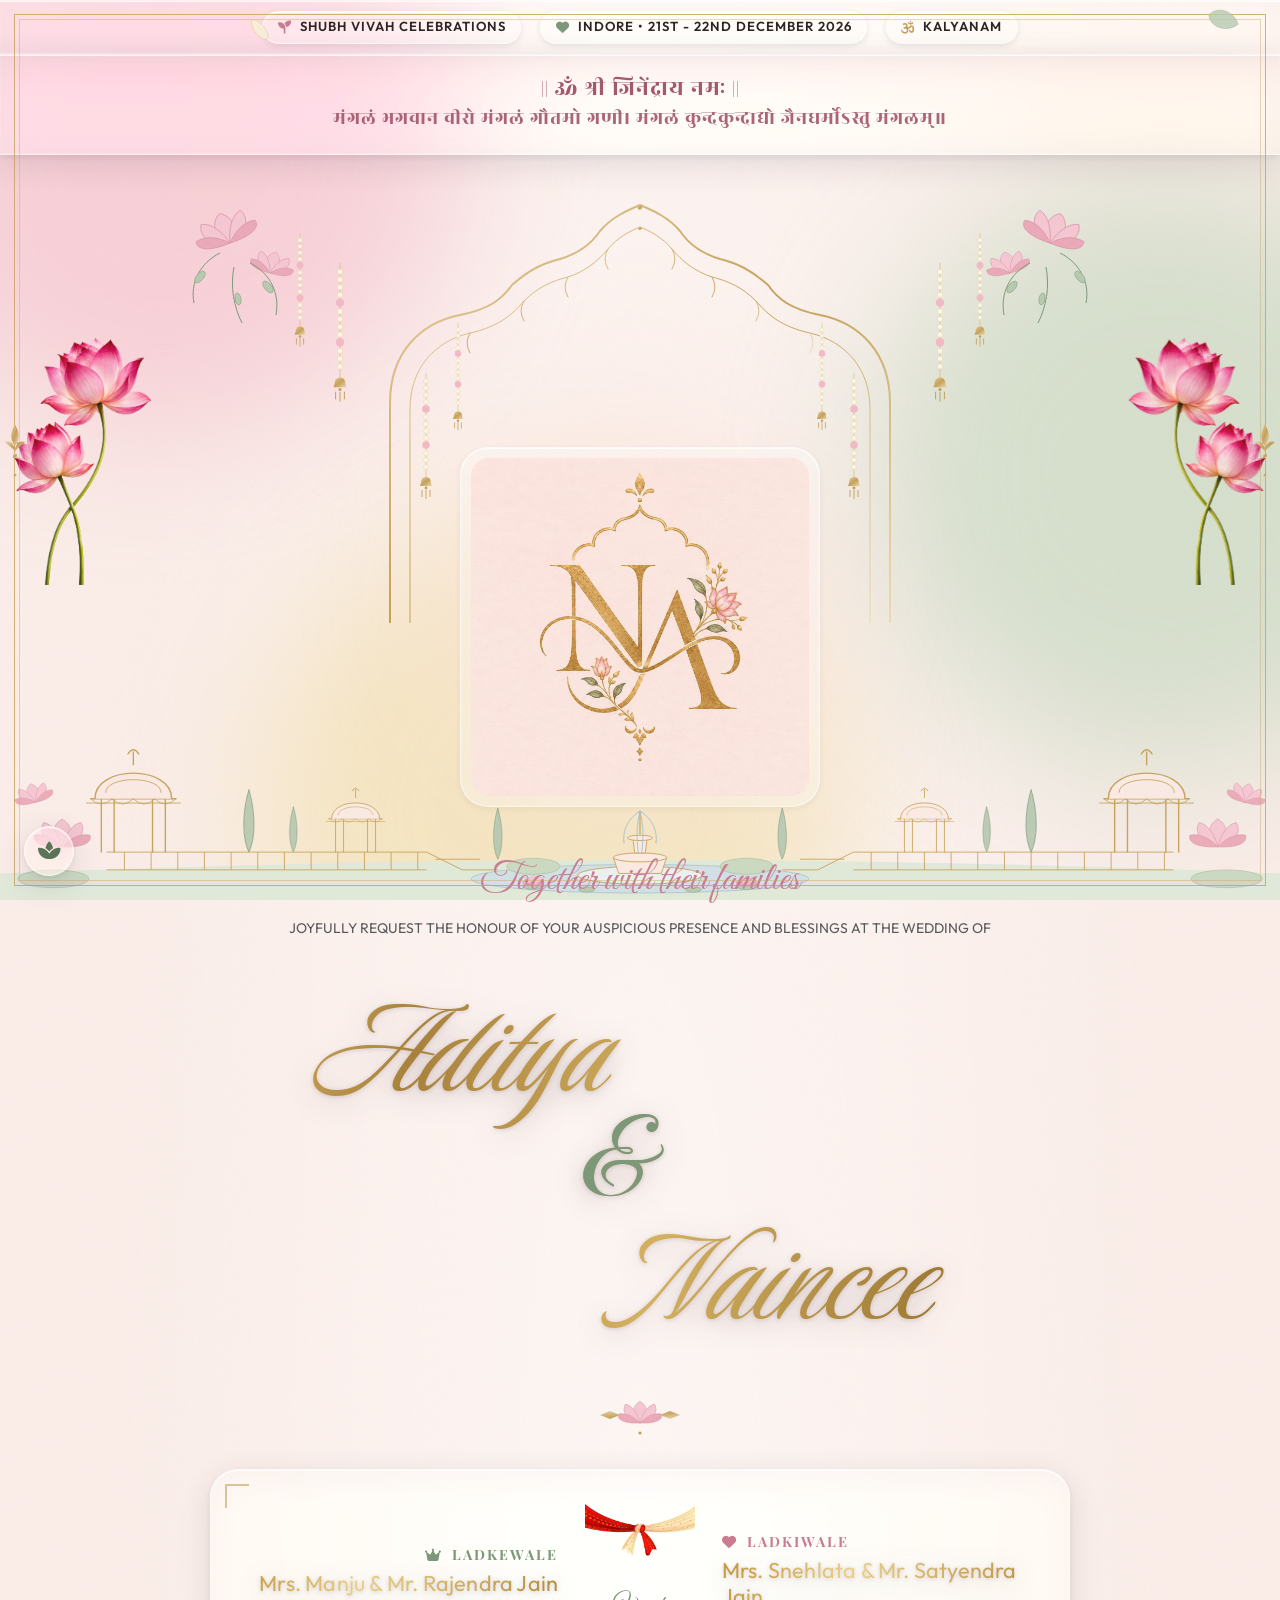
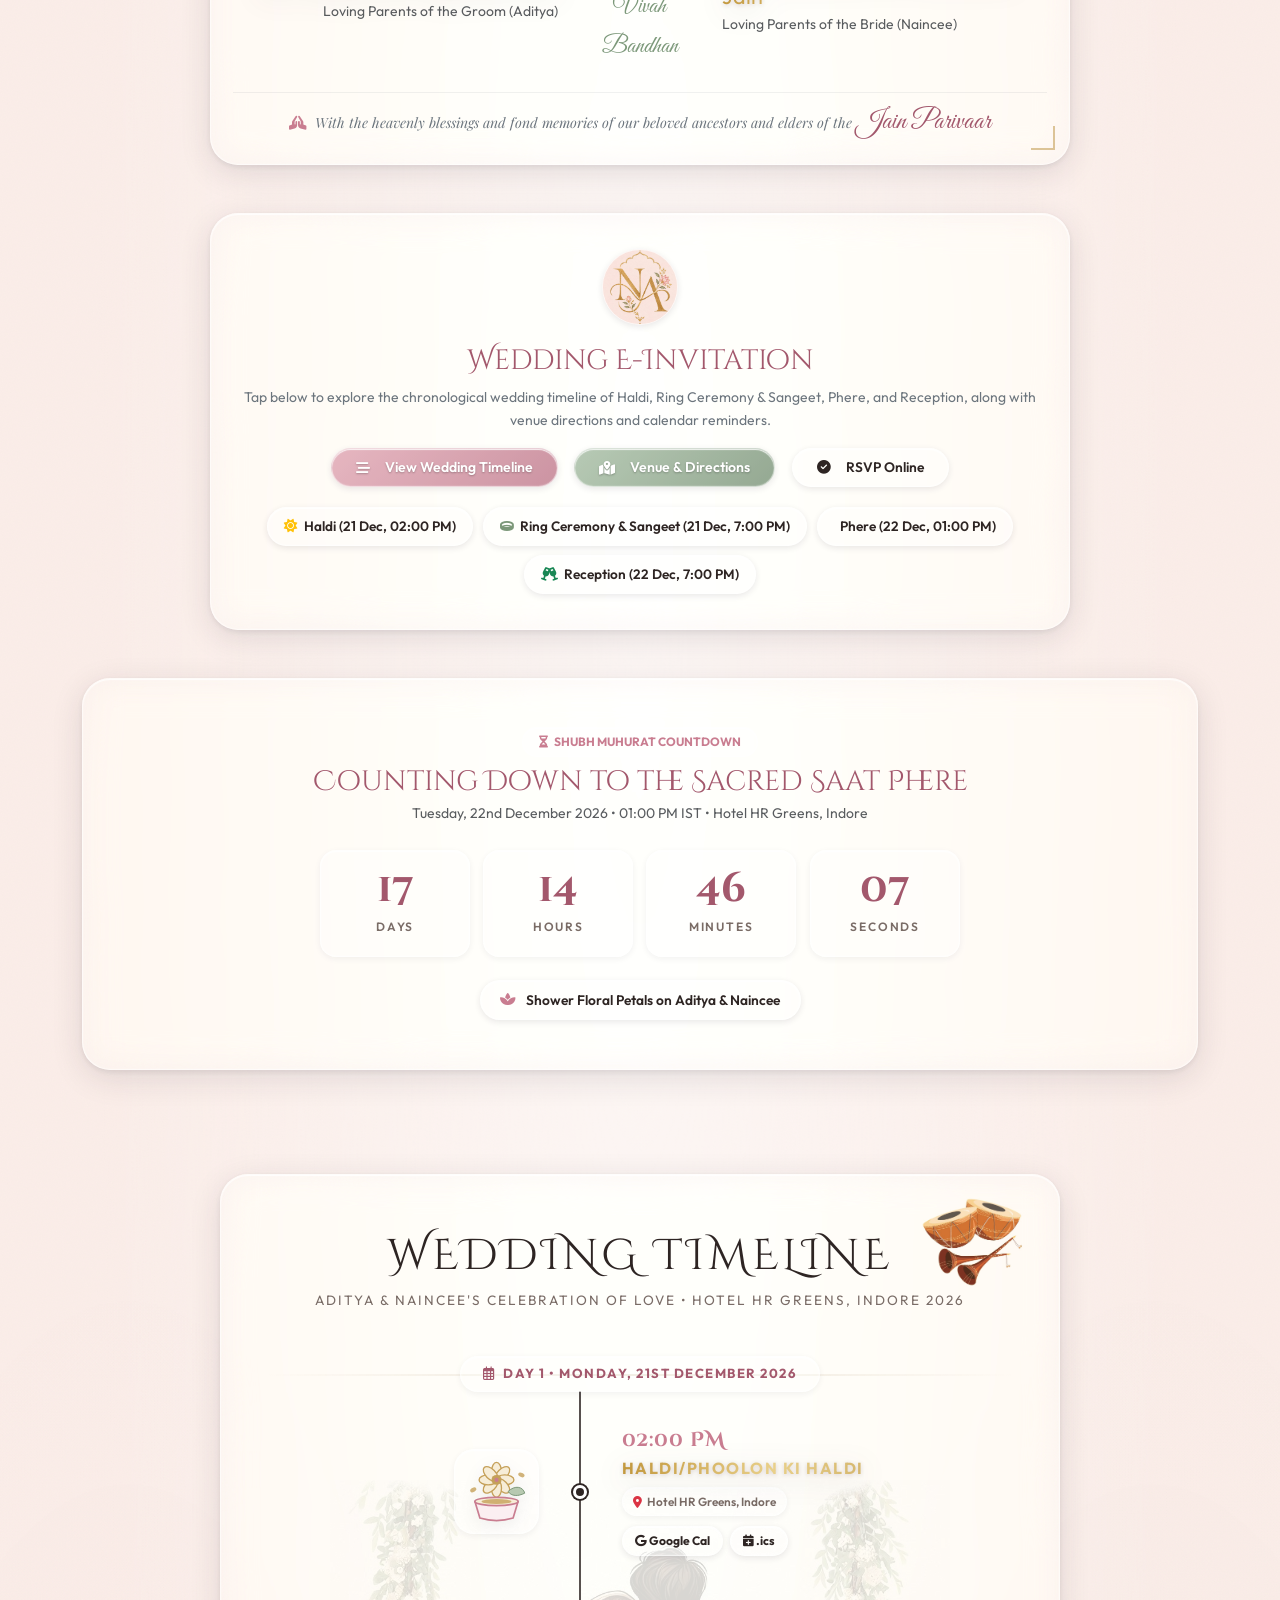
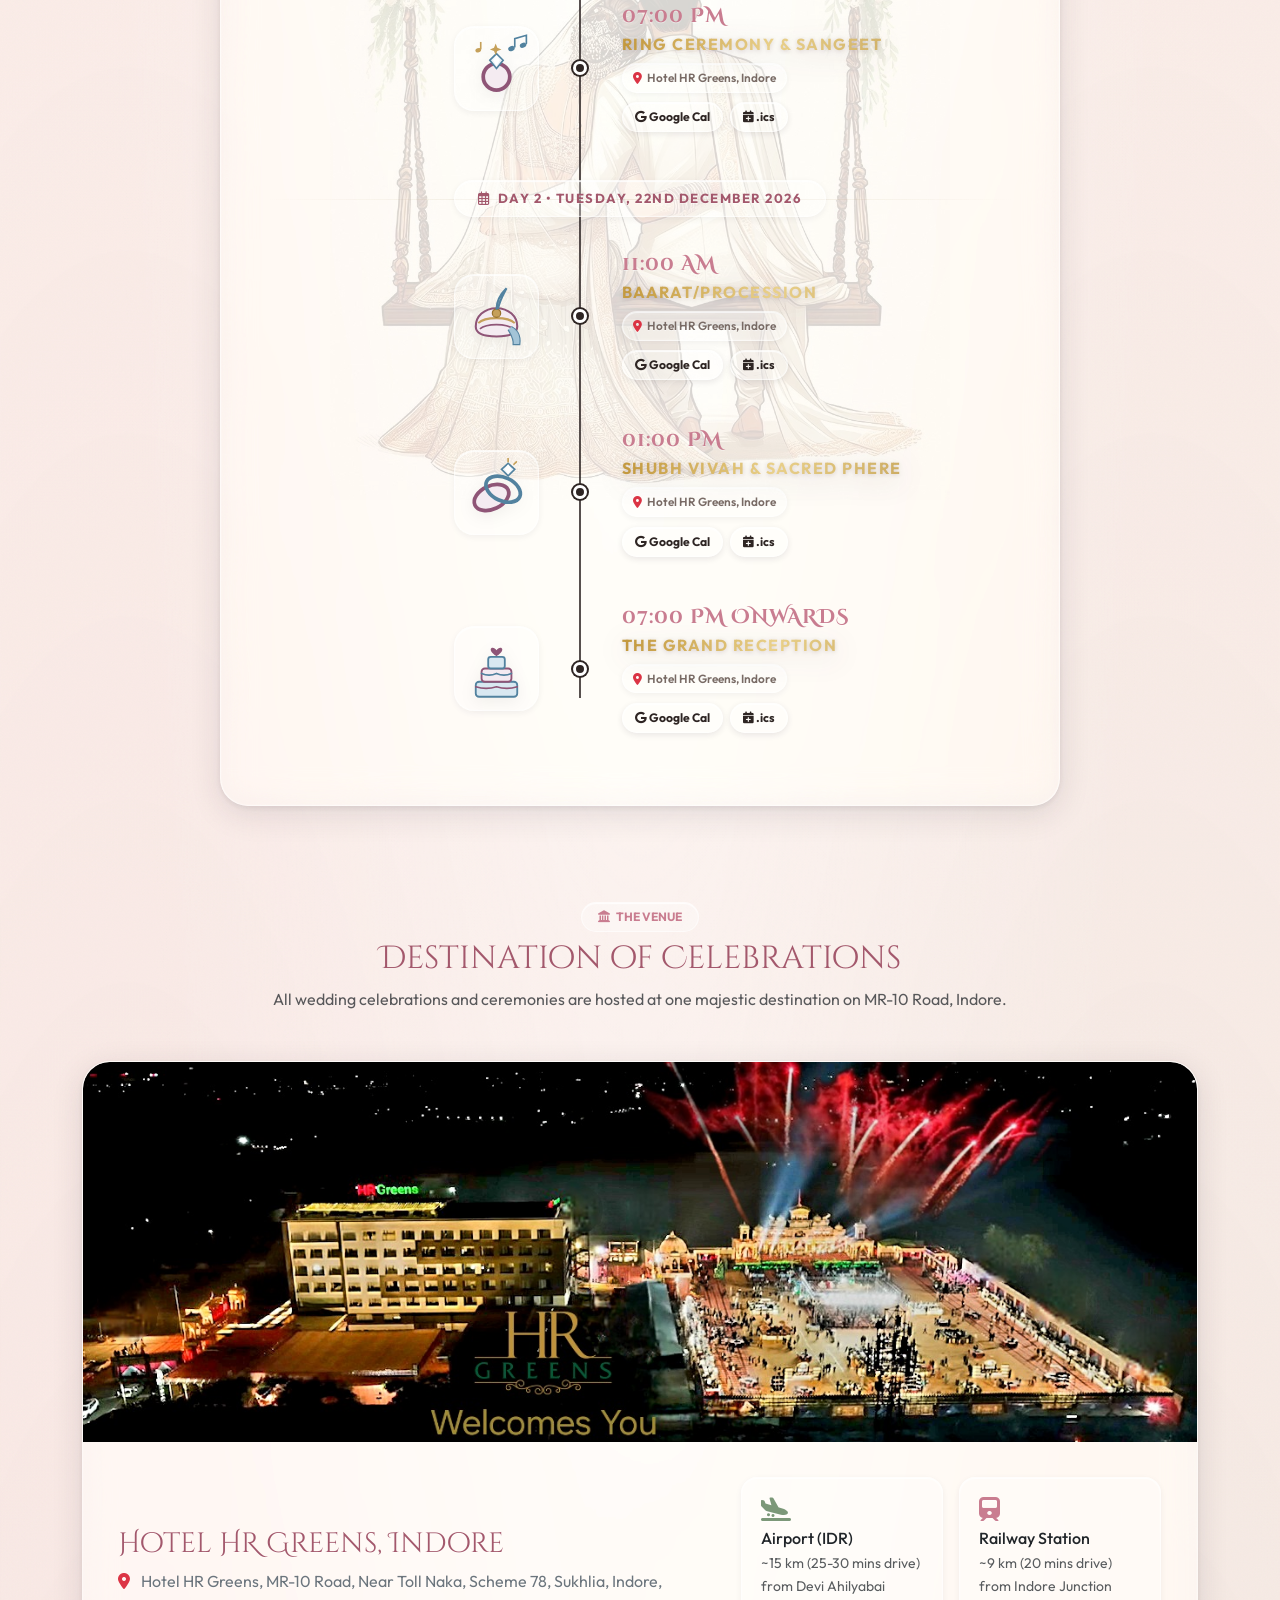
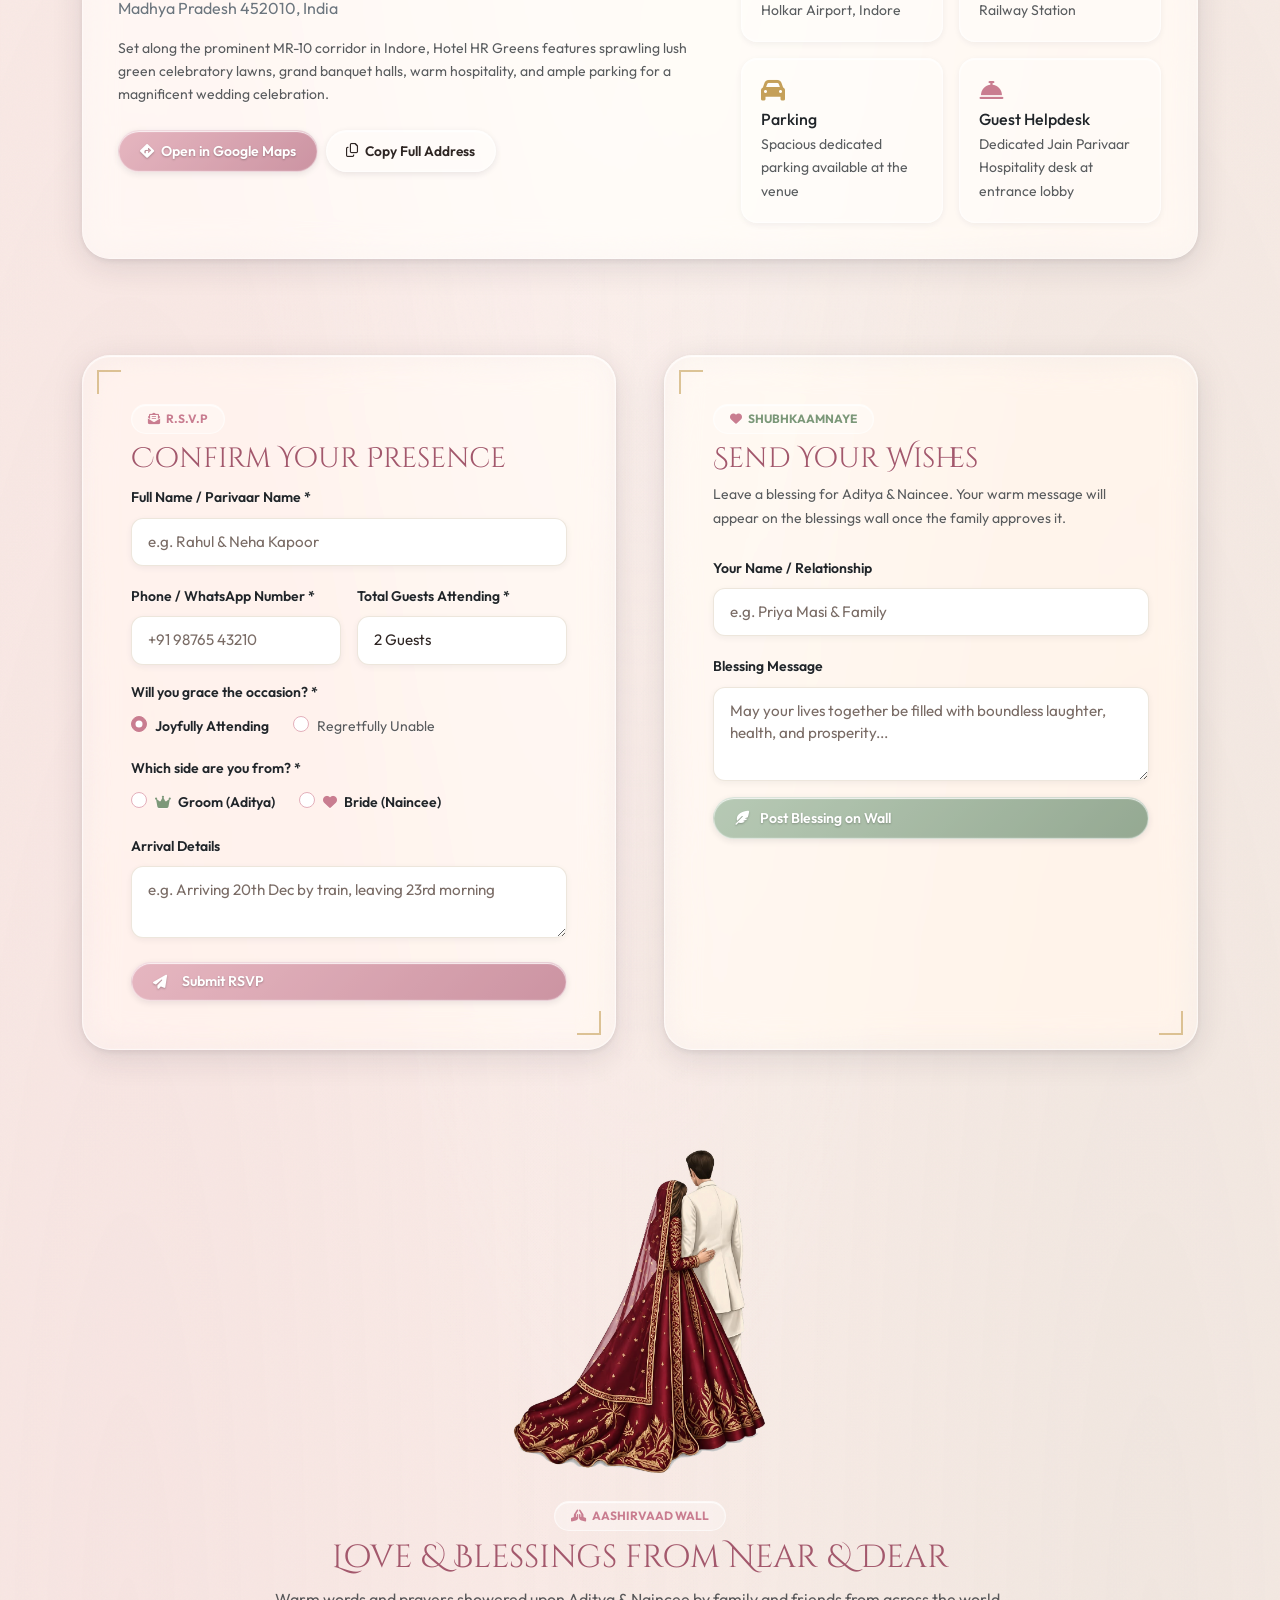
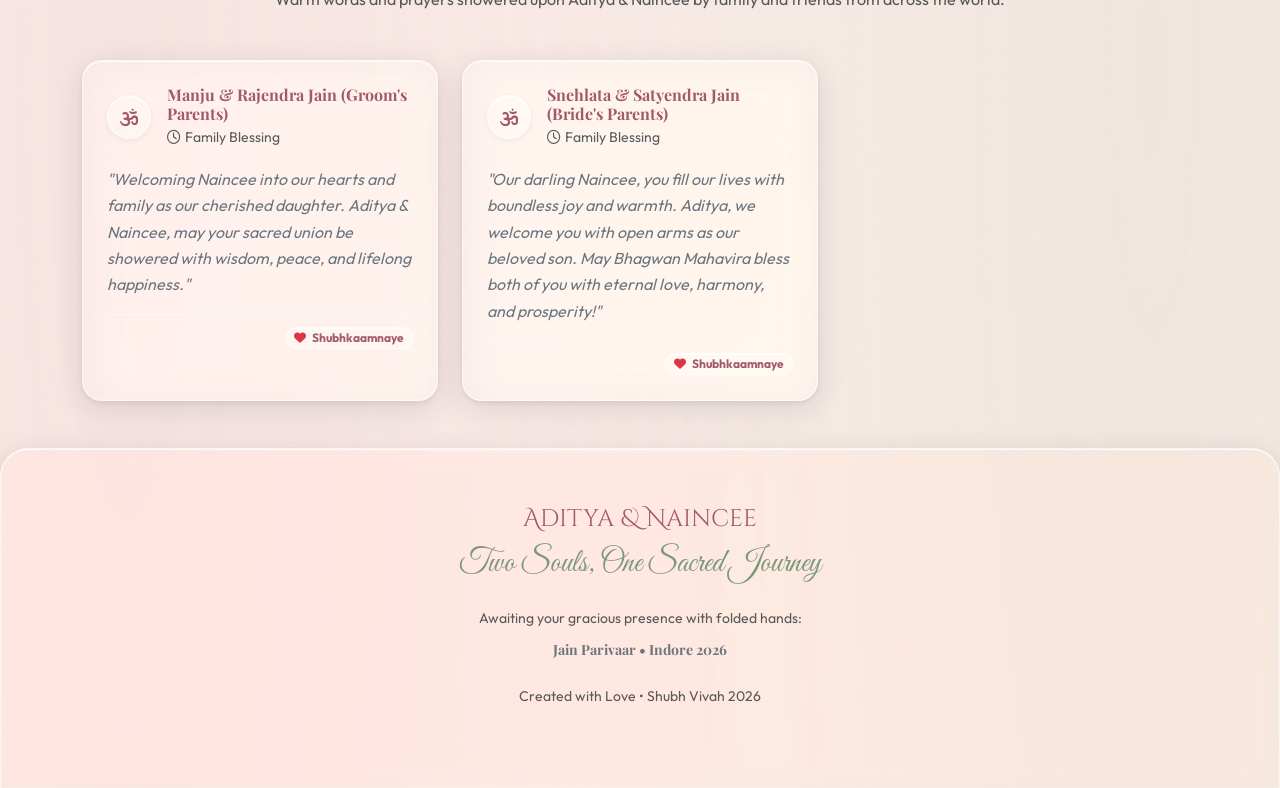
<file: index.html>
<!DOCTYPE html>
<html lang="en" data-theme="blush-glass" class="glass-theme">

<head>
    <meta charset="UTF-8">
    <meta name="viewport" content="width=device-width, initial-scale=1.0">
    <title>Shubh Vivah | Aditya & Naincee - Wedding Celebrations</title>
    <meta name="description"
        content="You are cordially invited to celebrate the wedding of Aditya & Naincee. Haldi, Ring Ceremony & Sangeet, Phere, and Reception at Hotel HR Greens, Indore.">

    <!-- Bootstrap 5.3 CSS -->
    <link href="https://cdn.jsdelivr.net/npm/bootstrap@5.3.3/dist/css/bootstrap.min.css" rel="stylesheet"
        integrity="sha384-QWTKZyjpPEjISv5WaRU9OFeRpok6YctnYmDr5pNlyT2bRjXh0JMhjY6hW+ALEwIH" crossorigin="anonymous">

    <!-- Font Awesome Icons -->
    <link rel="stylesheet" href="https://cdnjs.cloudflare.com/ajax/libs/font-awesome/6.5.1/css/all.min.css"
        integrity="sha384-t1nt8BQoYMLFN5p42tRAtuAAFQaCQODekUVeKKZrEnEyp4H2R0RHFz0KWpmj7i8g" crossorigin="anonymous">

    <!-- Google Fonts: Royal Serifs, Sanskrit-friendly and Elegant Scripts -->
    <link rel="preconnect" href="https://fonts.googleapis.com">
    <link rel="preconnect" href="https://fonts.gstatic.com" crossorigin>
    <link
        href="https://fonts.googleapis.com/css2?family=Cinzel+Decorative:wght@700;900&family=Cinzel:wght@500;700;800&family=Great+Vibes&family=Luxurious+Script&family=Outfit:wght@300;400;500;600;700&family=Playfair+Display:ital,wght@0,500;0,700;1,400&family=Rozha+One&display=swap"
        rel="stylesheet">

    <!-- Custom Pastel Indian Wedding Stylesheet (Beige, Mauve, Powder Blue) -->
    <link rel="stylesheet" href="assets/css/style.css">

    <!-- Option 2 theme page: the inspiration card — gold cusped arch, jasmine latkans, lotus borders, a palace garden -->
    <link rel="stylesheet" href="assets/css/theme-blush-garden.css">

    <!-- Liquid Glass design system -->
    <link rel="stylesheet" href="assets/css/glass.css">
</head>

<body>

    <!-- Liquid Glass: refraction filter (Chromium) and the drifting colour blobs the glass shows through -->
    <svg width="0" height="0" style="position:absolute" aria-hidden="true" focusable="false">
        <filter id="liquid-glass" x="-10%" y="-10%" width="120%" height="120%" color-interpolation-filters="sRGB">
            <feTurbulence type="fractalNoise" baseFrequency="0.006 0.009" numOctaves="2" seed="7" result="noise" />
            <feDisplacementMap in="SourceGraphic" in2="noise" scale="12" xChannelSelector="R" yChannelSelector="G" />
        </filter>
    </svg>
    <div class="glass-blobs" aria-hidden="true"><span></span><span></span><span></span><span></span></div>


    <!-- =========================================================================
         THEME IMAGERY · shared gold symbols
         ========================================================================= -->
    <svg width="0" height="0" style="position:absolute" aria-hidden="true" focusable="false">
        <defs>
            <linearGradient id="bgGold" x1="0" y1="0" x2="1" y2="1">
                <stop offset="0" stop-color="#e6d2a6" />
                <stop offset="0.5" stop-color="#c5a059" />
                <stop offset="1" stop-color="#ead9b2" />
            </linearGradient>
            <!-- fleur finial -->
            <g id="bgFinial" fill="url(#bgGold)">
                <path d="M0 -26 C4 -18 6 -12 0 -4 C-6 -12 -4 -18 0 -26Z" />
                <path d="M-10 -8 C-4 -10 -2 -6 0 -2 C2 -6 4 -10 10 -8 C6 -4 2 -2 0 2 C-2 -2 -6 -4 -10 -8Z" />
                <circle cx="0" cy="6" r="2.2" />
                <path d="M0 9 V22" stroke="url(#bgGold)" stroke-width="1.2" />
                <circle cx="0" cy="25" r="1.6" />
            </g>
            <!-- a jasmine latkan: pearl string with pink buds and a gold bell tassel -->
            <g id="bgLatkan">
                <path d="M0 0 V110" stroke="#d9c38a" stroke-width="0.8" />
                <g fill="#fbf6e6" stroke="#e3cf9a" stroke-width="0.4">
                    <circle cx="0" cy="8" r="2.4" /><circle cx="0" cy="15" r="2.4" /><circle cx="0" cy="22" r="2.4" /><circle cx="0" cy="29" r="2.4" />
                    <circle cx="0" cy="44" r="2.4" /><circle cx="0" cy="51" r="2.4" /><circle cx="0" cy="58" r="2.4" /><circle cx="0" cy="65" r="2.4" />
                    <circle cx="0" cy="80" r="2.4" /><circle cx="0" cy="87" r="2.4" /><circle cx="0" cy="94" r="2.4" />
                </g>
                <circle cx="0" cy="36" r="3.8" fill="#f1b8c6" /><circle cx="0" cy="72" r="3.8" fill="#f1b8c6" />
                <path d="M-5 110 Q-5 104 0 104 Q5 104 5 110 L6 113 H-6Z" fill="url(#bgGold)" />
                <circle cx="0" cy="115" r="1.4" fill="#c5a059" />
                <path d="M-4 117 V124 M0 117 V126 M4 117 V124" stroke="#c5a059" stroke-width="0.9" />
            </g>
            <!-- lotus for the divider and the garden -->
            <g id="bgLotus" fill="#f4c6d1" stroke="#d99aa8" stroke-width="0.6">
                <path d="M0 0 C-8 -5 -11 -18 0 -24 C11 -18 8 -5 0 0Z" />
                <path d="M0 0 C-15 -3 -21 -13 -16 -21 C-7 -19 -2 -8 0 0Z" />
                <path d="M0 0 C15 -3 21 -13 16 -21 C7 -19 2 -8 0 0Z" />
                <path d="M0 0 C-20 1 -26 -5 -24 -10 C-13 -12 -5 -5 0 0Z" fill="#eaa9b8" />
                <path d="M0 0 C20 1 26 -5 24 -10 C13 -12 5 -5 0 0Z" fill="#eaa9b8" />
            </g>
            <!-- chhatri: a domed pavilion in gold line -->
            <g id="bgChhatri" fill="none" stroke="#c5a059" stroke-width="1.3" stroke-linecap="round">
                <path d="M-30 0 V-50 M30 0 V-50 M-18 0 V-50 M18 0 V-50" />
                <path d="M-40 -50 H40" />
                <path d="M-36 -50 C-36 -82 36 -82 36 -50" fill="#f9e9e2" />
                <path d="M-26 -56 C-26 -72 26 -72 26 -56" stroke-width="0.8" />
                <path d="M0 -82 V-94 M-5 -92 Q0 -100 5 -92" />
                <path d="M-44 -46 H44" stroke-width="0.8" />
                <path d="M-40 -50 Q-30 -40 -20 -50 Q-10 -40 0 -50 Q10 -40 20 -50 Q30 -40 40 -50" stroke-width="0.8" />
            </g>
            <!-- cypress -->
            <path id="bgCypress" d="M0 0 C-7 -14 -7 -40 0 -64 C7 -40 7 -14 0 0Z" fill="#b7c9b1" stroke="#7c9879" stroke-width="0.7" />
        </defs>
    </svg>

    <!-- Thin gold frame with side finials (fixed) -->
    <div class="bg-frame" aria-hidden="true">
        <svg class="bg-frame__finial bg-frame__finial--left" viewBox="-13 -35 26 70"><use href="#bgFinial" /></svg>
        <svg class="bg-frame__finial bg-frame__finial--right" viewBox="-13 -35 26 70"><use href="#bgFinial" /></svg>
    </div>

    <!-- Lotus sprays on both sides of the page (fixed) -->
    <img class="bg-lotus bg-lotus--left" src="assets/illustrations/lotus.png" alt="" aria-hidden="true">
    <img class="bg-lotus bg-lotus--right" src="assets/illustrations/lotus.png" alt="" aria-hidden="true">

    <!-- The palace garden from the card: chhatris at the corners, a balustrade, cypresses, a fountain -->
    <svg class="bg-garden" viewBox="0 0 1440 260" preserveAspectRatio="xMidYMax meet" aria-hidden="true" focusable="false">
        <!-- lawn and pond -->
        <path d="M0 230 Q720 200 1440 230 V260 H0Z" fill="#dfe8d8" />
        <ellipse cx="720" cy="236" rx="190" ry="16" fill="#cfe0e6" stroke="#9fbfc9" stroke-width="0.8" />
        <!-- balustrades and steps -->
        <g stroke="#c5a059" stroke-width="1" fill="none">
            <path d="M120 206 H480 M120 226 H480 M960 206 H1320 M960 226 H1320" />
            <path d="M140 206 V226 M170 206 V226 M200 206 V226 M230 206 V226 M260 206 V226 M290 206 V226 M320 206 V226 M350 206 V226 M380 206 V226 M410 206 V226 M440 206 V226 M470 206 V226" />
            <path d="M980 206 V226 M1010 206 V226 M1040 206 V226 M1070 206 V226 M1100 206 V226 M1130 206 V226 M1160 206 V226 M1190 206 V226 M1220 206 V226 M1250 206 V226 M1280 206 V226 M1310 206 V226" />
            <path d="M480 206 L520 226 H560 M960 206 L920 226 H880 M490 214 H540 M950 214 H900" />
        </g>
        <!-- chhatris -->
        <use href="#bgChhatri" transform="translate(150 206) scale(1.2)" />
        <use href="#bgChhatri" transform="translate(1290 206) scale(1.2)" />
        <use href="#bgChhatri" transform="translate(400 206) scale(0.75)" />
        <use href="#bgChhatri" transform="translate(1040 206) scale(0.75)" />
        <!-- cypresses and hedges -->
        <use href="#bgCypress" transform="translate(280 206) scale(1.1)" />
        <use href="#bgCypress" transform="translate(330 206) scale(0.8)" />
        <use href="#bgCypress" transform="translate(560 214) scale(0.9)" />
        <use href="#bgCypress" transform="translate(880 214) scale(0.9)" />
        <use href="#bgCypress" transform="translate(1110 206) scale(0.8)" />
        <use href="#bgCypress" transform="translate(1160 206) scale(1.1)" />
        <g fill="#c9d8c1" stroke="#9fb49a" stroke-width="0.6">
            <ellipse cx="600" cy="222" rx="30" ry="9" /><ellipse cx="840" cy="222" rx="30" ry="9" />
            <ellipse cx="60" cy="236" rx="40" ry="10" /><ellipse cx="1380" cy="236" rx="40" ry="10" />
        </g>
        <!-- fountain -->
        <g stroke="#c5a059" stroke-width="1" fill="#f9e9e2">
            <ellipse cx="720" cy="232" rx="70" ry="10" fill="#e9f1f3" />
            <path d="M690 212 H750 L744 230 H696Z" />
            <ellipse cx="720" cy="212" rx="30" ry="5" />
            <path d="M712 190 H728 L726 207 H714Z" />
            <ellipse cx="720" cy="190" rx="14" ry="3" />
            <path d="M720 160 V186" stroke-width="1.4" />
        </g>
        <g stroke="#9fbfc9" stroke-width="1" fill="none" stroke-linecap="round">
            <path d="M720 160 C706 168 700 182 702 196 M720 160 C734 168 740 182 738 196 M720 160 C716 176 716 188 718 206 M720 160 C724 176 724 188 722 206" />
        </g>
        <!-- lotus pads and blooms on the pond -->
        <g fill="#b7c9b1" stroke="#7c9879" stroke-width="0.5">
            <ellipse cx="600" cy="244" rx="12" ry="4" /><ellipse cx="840" cy="244" rx="12" ry="4" /><ellipse cx="660" cy="248" rx="9" ry="3" /><ellipse cx="780" cy="248" rx="9" ry="3" />
        </g>
        <use href="#bgLotus" transform="translate(600 244) scale(0.5)" />
        <use href="#bgLotus" transform="translate(840 244) scale(0.5)" />
        <!-- flower sprays in the lower corners -->
        <use href="#bgLotus" transform="translate(70 200) scale(1.3)" />
        <use href="#bgLotus" transform="translate(40 150) scale(0.9) rotate(-15)" />
        <use href="#bgLotus" transform="translate(1370 200) scale(1.3)" />
        <use href="#bgLotus" transform="translate(1400 150) scale(0.9) rotate(15)" />
    </svg>


    <!-- Canvas for Floating Pastel Petals (Powder Blue, Mauve & Jasmine) -->
    <canvas id="petalsCanvas"
        style="position: fixed; top: 0; left: 0; width: 100vw; height: 100vh; pointer-events: none; z-index: 99;"></canvas>

    <!-- Top Pastel Floral Header -->
    <header class="pastel-floral-header">
        <div class="floral-badge-pill">
            <i class="fas fa-seedling text-mauve"></i>
            <span>Shubh Vivah Celebrations</span>
        </div>
        <div class="floral-badge-pill">
            <i class="fas fa-heart text-powder-blue"></i>
            <span>Indore • 21st - 22nd December 2026</span>
        </div>
        <div class="floral-badge-pill">
            <i class="fas fa-om text-gold"></i>
            <span>Kalyanam</span>
        </div>
    </header>

    <!-- Sanskrit & Prakrit Mangal Invocation Banner -->
    <section class="sanskrit-header-banner">
        <div class="container">
            <h5 class="sanskrit-title mb-1">
                <span class="d-block">|| ॐ श्री जिनेंद्राय नमः ||</span>
                <span class="d-block sanskrit-title-line2">मंगलं भगवान वीरो मंगलं गौतमो गणी। मंगलं कुन्दकुन्दाद्यो जैनधर्मोऽस्तु मंगलम्॥</span>
            </h5>
        </div>
    </section>

    <main>
        <!-- =========================================================================
             1. HERO SECTION - COUPLE & FAMILY ANNOUNCEMENT
             ========================================================================= -->
        <section class="hero-section">
            <div class="container position-relative">

                <!-- Couple Royal Framed Portrait in Pastel -->
                <!-- Cusped Mughal arch over the monogram, jasmine latkans hanging at its sides -->
                <svg class="bg-arch" viewBox="0 0 1000 420" aria-hidden="true" focusable="false">
                    <g fill="none" stroke="url(#bgGold)" stroke-width="2" stroke-linecap="round" stroke-linejoin="round">
                        <!-- outer arch -->
                        <path d="M250 420 V200 C250 150 280 120 320 112 C350 106 362 96 372 82 C390 66 404 60 420 56 C440 50 452 40 460 28 C472 14 486 8 500 2 C514 8 528 14 540 28 C548 40 560 50 580 56 C596 60 610 66 628 82 C638 96 650 106 680 112 C720 120 750 150 750 200 V420" />
                        <!-- inner arch -->
                        <path d="M270 420 V206 C270 164 296 138 330 130 C358 124 372 112 384 98 C398 84 412 78 428 74 C446 68 458 58 468 46 C478 34 490 28 500 24 C510 28 522 34 532 46 C542 58 554 68 572 74 C588 78 602 84 616 98 C628 112 642 124 670 130 C704 138 730 164 730 206 V420" stroke-width="1" />
                        <!-- little cusps along the inner arch -->
                        <path d="M330 130 q-6 10 0 20 M384 98 q-6 10 0 20 M428 74 q-6 10 0 20 M468 46 q-6 10 0 20 M532 46 q6 10 0 20 M572 74 q6 10 0 20 M616 98 q6 10 0 20 M670 130 q6 10 0 20" stroke-width="0.9" />
                    </g>
                    <!-- finial on the apex -->
                    <use href="#bgFinial" transform="translate(500 -2) scale(1.1)" />
                    <!-- latkans hanging from the shoulders of the arch and from the frame line -->
                    <use href="#bgLatkan" transform="translate(286 170)" />
                    <use href="#bgLatkan" transform="translate(318 120) scale(0.85)" />
                    <use href="#bgLatkan" transform="translate(714 170)" />
                    <use href="#bgLatkan" transform="translate(682 120) scale(0.85)" />
                    <use href="#bgLatkan" transform="translate(200 60) scale(1.1)" />
                    <use href="#bgLatkan" transform="translate(160 30) scale(0.9)" />
                    <use href="#bgLatkan" transform="translate(800 60) scale(1.1)" />
                    <use href="#bgLatkan" transform="translate(840 30) scale(0.9)" />
                    <!-- lotus and leaf sprays at the top corners -->
                    <g transform="translate(90 40)">
                        <use href="#bgLotus" transform="rotate(-20) scale(1.3)" />
                        <use href="#bgLotus" transform="translate(40 30) rotate(15) scale(0.9)" />
                        <path d="M-10 10 C-30 20 -40 40 -36 60 M20 20 C40 30 50 50 46 72 M4 24 C0 44 4 64 12 80" stroke="#7c9879" stroke-width="1" fill="none" />
                        <g fill="#b7c9b1" stroke="#7c9879" stroke-width="0.5"><ellipse cx="-30" cy="34" rx="7" ry="3.5" transform="rotate(-50 -30 34)" /><ellipse cx="38" cy="44" rx="7" ry="3.5" transform="rotate(50 38 44)" /><ellipse cx="8" cy="56" rx="6" ry="3" transform="rotate(80 8 56)" /></g>
                    </g>
                    <g transform="translate(910 40) scale(-1 1)">
                        <use href="#bgLotus" transform="rotate(-20) scale(1.3)" />
                        <use href="#bgLotus" transform="translate(40 30) rotate(15) scale(0.9)" />
                        <path d="M-10 10 C-30 20 -40 40 -36 60 M20 20 C40 30 50 50 46 72 M4 24 C0 44 4 64 12 80" stroke="#7c9879" stroke-width="1" fill="none" />
                        <g fill="#b7c9b1" stroke="#7c9879" stroke-width="0.5"><ellipse cx="-30" cy="34" rx="7" ry="3.5" transform="rotate(-50 -30 34)" /><ellipse cx="38" cy="44" rx="7" ry="3.5" transform="rotate(50 38 44)" /><ellipse cx="8" cy="56" rx="6" ry="3" transform="rotate(80 8 56)" /></g>
                    </g>
                </svg>

                <div class="couple-portrait-box">
                    <img src="assets/images/logo.jpg" alt="Aditya & Naincee - Wedding Celebrations in Indore"
                        class="img-fluid">
                </div>

                <!-- Invitation Tagline -->
                <p class="font-script fs-1 text-mauve mb-1">Together with their families</p>
                <p class="text-muted text-uppercase letter-spacing-2 small mb-2">
                    Joyfully request the honour of your auspicious presence and blessings at the wedding of
                </p>

                <!-- Bride & Groom Names -->
                <h1 class="names-main-title">
                    <span class="d-inline-block">Aditya</span>
                    <span class="ampersand-pastel">&</span>
                    <span class="d-inline-block">Naincee</span>
                </h1>

                <!-- gold rule with a lotus at its centre, as under the names on the card -->
                <svg class="bg-divider" viewBox="0 0 360 44" aria-hidden="true" focusable="false">
                    <path d="M10 22 H140 M220 22 H350" stroke="url(#bgGold)" stroke-width="1.2" stroke-linecap="round" />
                    <path d="M140 22 L150 18 L160 22 L150 26Z M200 22 L210 18 L220 22 L210 26Z" fill="url(#bgGold)" />
                    <use href="#bgLotus" transform="translate(180 30) scale(0.9)" />
                    <circle cx="180" cy="40" r="1.6" fill="#c5a059" />
                </svg>

                <!-- Parents & Family Honor Card -->
                <div class="parents-pastel-card ornate-corners">
                    <div class="row g-4 align-items-center">

                        <!-- Groom's Parents -->
                        <div class="col-md-5 text-center text-md-end">
                            <span class="parivaar-role text-powder-blue d-block mb-1">
                                <i class="fas fa-crown me-1"></i> Ladkewale
                            </span>
                            <h4 class="parivaar-names">Mrs. Manju & Mr. Rajendra Jain</h4>
                            <p class="small text-muted mb-0">Loving Parents of the Groom (Aditya)</p>
                        </div>

                        <!-- Central Holy Knot Symbol -->
                        <div class="col-md-2 text-center my-2 my-md-0">
                            <img class="bg-knot" src="assets/illustrations/knot.png" width="110" height="110" alt="The wedding knot: two cloths tied together">
                            <div class="small text-powder-blue mt-1 font-script fs-4">Vivah Bandhan</div>
                        </div>

                        <!-- Bride's Parents -->
                        <div class="col-md-5 text-center text-md-start">
                            <span class="parivaar-role text-mauve d-block mb-1">
                                <i class="fas fa-heart me-1"></i> Ladkiwale
                            </span>
                            <h4 class="parivaar-names">Mrs. Snehlata & Mr. Satyendra Jain</h4>
                            <p class="small text-muted mb-0">Loving Parents of the Bride (Naincee)</p>
                        </div>

                    </div>

                    <!-- Heavenly Blessings of Elders -->
                    <div class="border-top border-secondary border-opacity-10 mt-4 pt-3 text-center">
                        <small class="text-secondary font-serif fst-italic">
                            <i class="fas fa-praying-hands text-mauve me-1"></i>
                            With the heavenly blessings and fond memories of our beloved ancestors and elders of the
                            <strong class="parivaar-name">Jain Parivaar</strong>
                        </small>
                    </div>
                </div>

                <!-- =========================================================================
                     2. INTERACTIVE ROYAL SHAHI FARMAN / E-INVITE UNVEIL BANNER
                     ========================================================================= -->
                <div class="shahi-farman-wrapper text-center mt-5">
                    <div id="waxSealBtn" class="wax-seal-pastel wax-seal-logo" title="Click to View Timeline">
                        <img src="assets/images/logo.jpg" width="76" height="76" alt="A & N monogram">
                    </div>

                    <h3 class="font-royal text-mauve-deep fs-3 mb-2">Wedding E-Invitation</h3>
                    <p class="text-secondary small max-w-600 mx-auto mb-3">
                        Tap below to explore the chronological wedding timeline of Haldi, Ring Ceremony & Sangeet, Phere, and Reception,
                        along with venue directions and calendar reminders.
                    </p>

                    <div class="d-flex flex-wrap justify-content-center gap-3">
                        <button id="openInviteBtn" class="btn btn-mauve px-4 py-2">
                            <i class="fas fa-stream me-2"></i> View Wedding Timeline
                        </button>
                        <a href="#venue" class="btn btn-powder-blue px-4 py-2">
                            <i class="fas fa-map-marked-alt me-2"></i> Venue & Directions
                        </a>
                        <a href="#rsvp" class="btn btn-pastel-outline px-4 py-2">
                            <i class="fas fa-check-circle me-2"></i> RSVP Online
                        </a>
                    </div>

                    <!-- Quick Ceremony Jump Pills -->
                    <div class="event-quick-pills">
                        <a href="#ev-haldi" class="quick-pill-btn"><i class="fas fa-sun text-warning"></i> Haldi
                            (21 Dec, 02:00 PM)</a>
                        <a href="#ev-sangeet" class="quick-pill-btn"><i
                                class="fas fa-ring text-powder-blue"></i> Ring Ceremony & Sangeet (21 Dec, 7:00 PM)</a>
                        <a href="#ev-phere" class="quick-pill-btn"><i
                                class="fas fa-rings-wedding text-mauve"></i> Phere (22 Dec, 01:00 PM)</a>
                        <a href="#ev-reception" class="quick-pill-btn"><i
                                class="fas fa-glass-cheers text-success"></i> Reception (22 Dec, 7:00 PM)</a>
                    </div>
                </div>

                <!-- =========================================================================
                     3. AUSPICIOUS WEDDING COUNTDOWN TIMER
                     ========================================================================= -->
                <div class="mt-5">
                    <div class="pastel-card p-4 p-md-5 max-w-860 mx-auto text-center">
                        <span class="badge bg-light text-mauve border px-3 py-2 text-uppercase letter-spacing-2">
                            <i class="fas fa-hourglass-half me-1"></i> Shubh Muhurat Countdown
                        </span>
                        <h2 class="font-royal text-mauve-deep fs-3 mt-2 mb-1">Counting Down to the Sacred Saat Phere
                        </h2>
                        <p class="text-muted small">Tuesday, 22nd December 2026 • 01:00 PM IST • Hotel HR Greens, Indore
                        </p>

                        <div id="countdownSection" class="countdown-grid">
                            <div class="countdown-box-pastel">
                                <span id="days" class="countdown-digit">00</span>
                                <span class="countdown-unit">Days</span>
                            </div>
                            <div class="countdown-box-pastel">
                                <span id="hours" class="countdown-digit">00</span>
                                <span class="countdown-unit">Hours</span>
                            </div>
                            <div class="countdown-box-pastel">
                                <span id="minutes" class="countdown-digit">00</span>
                                <span class="countdown-unit">Minutes</span>
                            </div>
                            <div class="countdown-box-pastel">
                                <span id="seconds" class="countdown-digit">00</span>
                                <span class="countdown-unit">Seconds</span>
                            </div>
                        </div>

                        <div class="mt-4">
                            <button class="btn btn-pastel-outline" onclick="window.showerBlessings(75)">
                                <i class="fas fa-spa text-mauve me-1"></i> Shower Floral Petals on Aditya & Naincee
                            </button>
                        </div>
                    </div>
                </div>

            </div>
        </section>

        <!-- =========================================================================
             4. WEDDING TIMELINE (SINGLE CONTAINER FORMAT AS REQUESTED)
             Clean, elegant vertical timeline with left-hand art, center line with nodes,
             and right-hand time, ceremony names, venues, and attire.
             ========================================================================= -->
        <section id="weddingTimeline" class="py-5">
            <div class="container">

                <!-- Single Card Container for Timeline -->
                <div class="timeline-single-card">

                    <!-- Main Header -->
                    <img class="bg-shehnai" src="assets/illustrations/tabla shehnai.png" alt="" aria-hidden="true">
                    <img class="bg-swing" src="assets/illustrations/couple1.png" alt="" aria-hidden="true">
                    <h2 class="timeline-main-title">Wedding Timeline</h2>
                    <p class="timeline-main-subtitle">
                        Aditya & Naincee's Celebration of Love • Hotel HR Greens, Indore 2026
                    </p>

                    <div class="timeline-vertical-flow">

                        <!-- ---------------- DAY 1 DIVIDER ---------------- -->
                        <div class="timeline-day-divider">
                            <span class="timeline-day-badge">
                                <i class="far fa-calendar-alt me-1"></i> Day 1 • Monday, 21st December 2026
                            </span>
                        </div>

                        <!-- EVENT 1: HALDI & PHOOLON KI HOLI -->
                        <div class="timeline-event-row" id="ev-haldi">
                            <!-- Left Illustration -->
                            <div class="timeline-left-art">
                                <div class="timeline-art-box" title="Haldi & Floral Petals">
                                    <svg viewBox="0 0 100 100" fill="none" xmlns="http://www.w3.org/2000/svg">
                                        <!-- Haldi bowl: a soft marigold in the theme's gold and accent tones, a turmeric bowl beneath -->
                                        <g style="fill: var(--gold-light); stroke: var(--gold-accent);" stroke-width="1.6">
                                            <ellipse cx="50" cy="26" rx="6" ry="11" />
                                            <ellipse cx="50" cy="26" rx="6" ry="11" transform="rotate(45 50 36)" />
                                            <ellipse cx="50" cy="26" rx="6" ry="11" transform="rotate(90 50 36)" />
                                            <ellipse cx="50" cy="26" rx="6" ry="11" transform="rotate(135 50 36)" />
                                            <ellipse cx="50" cy="26" rx="6" ry="11" transform="rotate(180 50 36)" />
                                            <ellipse cx="50" cy="26" rx="6" ry="11" transform="rotate(225 50 36)" />
                                            <ellipse cx="50" cy="26" rx="6" ry="11" transform="rotate(270 50 36)" />
                                            <ellipse cx="50" cy="26" rx="6" ry="11" transform="rotate(315 50 36)" />
                                        </g>
                                        <circle cx="50" cy="36" r="6" style="fill: var(--gold-accent);" />
                                        <circle cx="50" cy="36" r="2.5" style="fill: var(--mauve-primary);" />
                                        <!-- bowl -->
                                        <path d="M24 62 H76 L70 82 Q50 88 30 82 Z" style="fill: var(--mauve-soft); stroke: var(--mauve-primary);" stroke-width="2" />
                                        <ellipse cx="50" cy="62" rx="26" ry="5" style="fill: var(--gold-light); stroke: var(--mauve-primary);" stroke-width="2" />
                                        <ellipse cx="50" cy="62" rx="18" ry="3" style="fill: var(--gold-accent);" opacity="0.8" />
                                        <!-- a leaf and two loose petals -->
                                        <path d="M64 50 C72 42 82 44 84 52 C76 56 68 56 64 50Z" style="fill: var(--powder-blue-light); stroke: var(--powder-blue-primary);" stroke-width="1.2" />
                                        <ellipse cx="22" cy="48" rx="4" ry="2.5" transform="rotate(-30 22 48)" style="fill: var(--gold-accent);" opacity="0.8" />
                                        <ellipse cx="80" cy="30" rx="4" ry="2.5" transform="rotate(25 80 30)" style="fill: var(--gold-accent);" opacity="0.8" />
                                    </svg>
                                </div>
                            </div>
                            <!-- Central Node Dot -->
                            <div class="timeline-center-dot"></div>
                            <!-- Right Info -->
                            <div class="timeline-right-info">
                                <div class="timeline-time-label">02:00 PM</div>
                                <div class="timeline-title-label">Haldi/Phoolon ki Haldi</div>
                                <div class="timeline-meta-wrap">
                                    <span class="timeline-badge-tag">
                                        <i class="fas fa-map-marker-alt text-danger"></i> Hotel HR Greens, Indore
                                    </span>
                                </div>
                                <div class="timeline-cal-action">
                                    <button class="btn-cal-mini" onclick="window.addEventToCalendar('haldi')">
                                        <i class="fab fa-google"></i> Google Cal
                                    </button>
                                    <button class="btn-cal-mini" onclick="window.downloadICS('haldi')">
                                        <i class="fas fa-calendar-plus"></i> .ics
                                    </button>
                                </div>
                            </div>
                        </div>

                        <!-- EVENT 2: RING CEREMONY & SANGEET -->
                        <div class="timeline-event-row" id="ev-sangeet">
                            <!-- Left Illustration (Engagement Ring & Music Notes) -->
                            <div class="timeline-left-art">
                                <div class="timeline-art-box" title="Ring Ceremony & Music">
                                    <svg viewBox="0 0 100 100" fill="none" xmlns="http://www.w3.org/2000/svg">
                                        <!-- Engagement ring with a diamond -->
                                        <circle cx="50" cy="60" r="16" stroke="#8F5577" stroke-width="4.5"
                                            fill="#F4EBF1" />
                                        <polygon points="42,40 50,32 58,40 50,50" fill="#EBF3F8" stroke="#52829F"
                                            stroke-width="2" />
                                        <polygon points="46,40 50,34 54,40 50,47" fill="#FFFFFF" />
                                        <!-- Musical notes floating -->
                                        <ellipse cx="68" cy="26" rx="4" ry="3" fill="#52829F"
                                            transform="rotate(-20 68 26)" />
                                        <path d="M72 24V14L86 10V20" stroke="#52829F" stroke-width="2"
                                            stroke-linecap="round" />
                                        <ellipse cx="82" cy="22" rx="4" ry="3" fill="#52829F"
                                            transform="rotate(-20 82 22)" />
                                        <ellipse cx="28" cy="28" rx="3.5" ry="2.5" fill="#C5A059"
                                            transform="rotate(-20 28 28)" />
                                        <path d="M31 27V18" stroke="#C5A059" stroke-width="2" />
                                        <!-- Sparkles -->
                                        <path d="M49 20L51 25L56 27L51 29L49 34L47 29L42 27L47 25L49 20Z"
                                            style="fill: var(--gold-accent);" />
                                    </svg>
                                </div>
                            </div>
                            <!-- Central Node Dot -->
                            <div class="timeline-center-dot"></div>
                            <!-- Right Info -->
                            <div class="timeline-right-info">
                                <div class="timeline-time-label">07:00 PM</div>
                                <div class="timeline-title-label">Ring Ceremony & Sangeet</div>
                                <div class="timeline-meta-wrap">
                                    <span class="timeline-badge-tag">
                                        <i class="fas fa-map-marker-alt text-danger"></i> Hotel HR Greens, Indore
                                    </span>
                                </div>
                                <div class="timeline-cal-action">
                                    <button class="btn-cal-mini" onclick="window.addEventToCalendar('sangeet')">
                                        <i class="fab fa-google"></i> Google Cal
                                    </button>
                                    <button class="btn-cal-mini" onclick="window.downloadICS('sangeet')">
                                        <i class="fas fa-calendar-plus"></i> .ics
                                    </button>
                                </div>
                            </div>
                        </div>

                        <!-- ---------------- DAY 2 DIVIDER ---------------- -->
                        <div class="timeline-day-divider">
                            <span class="timeline-day-badge">
                                <i class="far fa-calendar-alt me-1"></i> Day 2 • Tuesday, 22nd December 2026
                            </span>
                        </div>

                        <!-- EVENT 3: BAARAT / PROCESSION -->
                        <div class="timeline-event-row" id="ev-baraat">
                            <!-- Left Illustration (Royal Safa / Dhol Welcome) -->
                            <div class="timeline-left-art">
                                <div class="timeline-art-box" title="Baraat Swagat">
                                    <svg viewBox="0 0 100 100" fill="none" xmlns="http://www.w3.org/2000/svg">
                                        <!-- Royal Turban Safa & Feather Kalgi -->
                                        <path
                                            d="M25 62C25 50 35 40 50 40C65 40 75 50 75 62C75 70 65 74 50 74C35 74 25 70 25 62Z"
                                            fill="#F4EBF1" stroke="#8F5577" stroke-width="2.5" />
                                        <path d="M28 58C36 50 64 50 72 58" stroke="#C5A059" stroke-width="2.5" />
                                        <path d="M30 65C38 58 62 58 70 65" stroke="#8F5577" stroke-width="2" />
                                        <!-- Brooch / Kalgi -->
                                        <circle cx="50" cy="46" r="5" fill="#C5A059" stroke="#98722B"
                                            stroke-width="1.5" />
                                        <path d="M50 41C50 28 58 20 62 16C58 24 54 30 52 40" stroke="#52829F"
                                            stroke-width="2.5" stroke-linecap="round" />
                                        <!-- Stole tail -->
                                        <path d="M68 62C74 65 80 72 78 84H70C71 76 66 70 64 66" fill="#A3C4D7"
                                            stroke="#52829F" stroke-width="1.5" />
                                    </svg>
                                </div>
                            </div>
                            <!-- Central Node Dot -->
                            <div class="timeline-center-dot"></div>
                            <!-- Right Info -->
                            <div class="timeline-right-info">
                                <div class="timeline-time-label">11:00 AM</div>
                                <div class="timeline-title-label">Baarat/Procession</div>
                                <div class="timeline-meta-wrap">
                                    <span class="timeline-badge-tag">
                                        <i class="fas fa-map-marker-alt text-danger"></i> Hotel HR Greens, Indore
                                    </span>
                                </div>
                            <div class="timeline-cal-action">                                <button class="btn-cal-mini" onclick="window.addEventToCalendar('baraat')">                                    <i class="fab fa-google"></i> Google Cal                                </button>                                <button class="btn-cal-mini" onclick="window.downloadICS('baraat')">                                    <i class="fas fa-calendar-plus"></i> .ics                                </button>                            </div>                            </div>
                        </div>

                        <!-- EVENT 4: SHUBH VIVAH & SACRED PHERE -->
                        <div class="timeline-event-row" id="ev-phere">
                            <!-- Left Illustration (Interlocking Wedding Rings with Diamond - Like reference image!) -->
                            <div class="timeline-left-art">
                                <div class="timeline-art-box" title="Wedding Ceremony">
                                    <svg viewBox="0 0 100 100" fill="none" xmlns="http://www.w3.org/2000/svg">
                                        <!-- Interlocking Rings -->
                                        <!-- Ring 1 (Left, Pink/Mauve) -->
                                        <ellipse cx="44" cy="56" rx="22" ry="14" transform="rotate(-25 44 56)"
                                            stroke="#8F5577" stroke-width="4.5" fill="#F4EBF1" />
                                        <!-- Ring 2 (Right, Powder Blue/Gold) -->
                                        <ellipse cx="58" cy="46" rx="22" ry="14" transform="rotate(25 58 46)"
                                            stroke="#52829F" stroke-width="4.5" fill="none" />
                                        <!-- Diamond on Top -->
                                        <polygon points="56,22 64,15 72,22 64,30" fill="#EBF3F8" stroke="#52829F"
                                            stroke-width="2" />
                                        <polygon points="60,22 64,16 68,22 64,28" fill="#FFFFFF" />
                                        <line x1="64" y1="9" x2="64" y2="13" style="stroke: var(--gold-accent);" stroke-width="2"
                                            stroke-linecap="round" />
                                        <line x1="74" y1="13" x2="71" y2="16" style="stroke: var(--gold-accent);" stroke-width="2"
                                            stroke-linecap="round" />
                                    </svg>
                                </div>
                            </div>
                            <!-- Central Node Dot -->
                            <div class="timeline-center-dot"></div>
                            <!-- Right Info -->
                            <div class="timeline-right-info">
                                <div class="timeline-time-label">01:00 PM</div>
                                <div class="timeline-title-label">Shubh Vivah & Sacred Phere</div>
                                <div class="timeline-meta-wrap">
                                    <span class="timeline-badge-tag">
                                        <i class="fas fa-map-marker-alt text-danger"></i> Hotel HR Greens, Indore
                                    </span>
                                </div>
                                <div class="timeline-cal-action">
                                    <button class="btn-cal-mini" onclick="window.addEventToCalendar('phere')">
                                        <i class="fab fa-google"></i> Google Cal
                                    </button>
                                    <button class="btn-cal-mini" onclick="window.downloadICS('phere')">
                                        <i class="fas fa-calendar-plus"></i> .ics
                                    </button>
                                </div>
                            </div>
                        </div>

                        <!-- EVENT 5: THE GRAND ROYAL RECEPTION -->
                        <div class="timeline-event-row" id="ev-reception">
                            <!-- Left Illustration (Tiered Wedding Cake - Exactly like reference image!) -->
                            <div class="timeline-left-art">
                                <div class="timeline-art-box" title="Reception & Cake">
                                    <svg viewBox="0 0 100 100" fill="none" xmlns="http://www.w3.org/2000/svg">
                                        <!-- Bottom Cake Tier -->
                                        <rect x="25" y="66" width="50" height="18" rx="4" fill="#D9E8F1"
                                            stroke="#52829F" stroke-width="2.2" />
                                        <path d="M25 72Q37.5 76 50 72Q62.5 76 75 72" stroke="#8F5577" stroke-width="2"
                                            stroke-linecap="round" />
                                        <!-- Middle Cake Tier -->
                                        <rect x="32" y="50" width="36" height="16" rx="4" fill="#F4EBF1"
                                            stroke="#8F5577" stroke-width="2.2" />
                                        <path d="M32 56Q41 60 50 56Q59 60 68 56" stroke="#52829F" stroke-width="2"
                                            stroke-linecap="round" />
                                        <!-- Top Cake Tier -->
                                        <rect x="40" y="36" width="20" height="14" rx="3" fill="#D9E8F1"
                                            stroke="#52829F" stroke-width="2.2" />
                                        <!-- Heart Cake Topper -->
                                        <path
                                            d="M50 28C48 24 43 24 43 27C43 31 50 35 50 35C50 35 57 31 57 27C57 24 52 24 50 28Z"
                                            fill="#8F5577" />
                                    </svg>
                                </div>
                            </div>
                            <!-- Central Node Dot -->
                            <div class="timeline-center-dot"></div>
                            <!-- Right Info -->
                            <div class="timeline-right-info">
                                <div class="timeline-time-label">07:00 PM ONWARDS</div>
                                <div class="timeline-title-label">The Grand Reception</div>
                                <div class="timeline-meta-wrap">
                                    <span class="timeline-badge-tag">
                                        <i class="fas fa-map-marker-alt text-danger"></i> Hotel HR Greens, Indore
                                    </span>
                                </div>
                                <div class="timeline-cal-action">
                                    <button class="btn-cal-mini" onclick="window.addEventToCalendar('reception')">
                                        <i class="fab fa-google"></i> Google Cal
                                    </button>
                                    <button class="btn-cal-mini" onclick="window.downloadICS('reception')">
                                        <i class="fas fa-calendar-plus"></i> .ics
                                    </button>
                                </div>
                            </div>
                        </div>

                    </div>
                </div>

            </div>
        </section>

        <!-- =========================================================================
             5. VENUE DETAILS AT ONE PLACE (PALACE SHOWCASE & LOGISTICS)
             ========================================================================= -->
        <section id="venue" class="py-5 bg-white border-top border-bottom">
            <div class="container">
                <div class="text-center mb-5">
                    <span class="badge bg-light text-mauve border px-3 py-2 text-uppercase letter-spacing-2">
                        <i class="fas fa-landmark me-1"></i> The Venue
                    </span>
                    <h2 class="font-royal text-mauve-deep fs-2 mt-2">Destination of Celebrations</h2>
                    <p class="text-muted max-w-600 mx-auto">
                        All wedding celebrations and ceremonies are hosted at one majestic destination on MR-10 Road,
                        Indore.
                    </p>
                </div>

                <div class="venue-showcase-pastel">
                    <div class="venue-pastel-img-wrap">
                        <img src="assets/images/venue.jpg" alt="Hotel HR Greens Indore Wedding Venue">
                    </div>

                    <div class="venue-pastel-details">
                        <div class="row g-4 align-items-center">

                            <div class="col-lg-7">
                                <h3 class="font-royal text-mauve-deep fs-3 mb-2">Hotel HR Greens, Indore</h3>
                                <p class="text-secondary mb-3">
                                    <i class="fas fa-map-marker-alt text-danger me-2"></i>
                                    Hotel HR Greens, MR-10 Road, Near Toll Naka, Scheme 78, Sukhlia, Indore, Madhya
                                    Pradesh 452010, India
                                </p>
                                <p class="text-muted small mb-4">
                                    Set along the prominent MR-10 corridor in Indore, Hotel HR Greens features sprawling
                                    lush green celebratory lawns, grand banquet halls, warm hospitality, and ample
                                    parking for a magnificent wedding celebration.
                                </p>

                                <div class="d-flex flex-wrap gap-2">
                                    <a href="https://maps.app.goo.gl/BKoSPSNK9DEDNnwh8" target="_blank"
                                        class="btn btn-mauve">
                                        <i class="fas fa-directions"></i> Open in Google Maps
                                    </a>
                                    <button id="copyAddressBtn" class="btn btn-pastel-outline">
                                        <i class="far fa-copy"></i> Copy Full Address
                                    </button>
                                </div>
                            </div>

                            <div class="col-lg-5">
                                <div class="row g-3">
                                    <div class="col-sm-6">
                                        <div class="logistics-card-pastel">
                                            <i class="fas fa-plane-arrival text-powder-blue fs-4 mb-2"></i>
                                            <h6 class="text-dark mb-1">Airport (IDR)</h6>
                                            <p class="small text-muted mb-0">~15 km (25-30 mins drive) from Devi
                                                Ahilyabai Holkar Airport, Indore</p>
                                        </div>
                                    </div>
                                    <div class="col-sm-6">
                                        <div class="logistics-card-pastel">
                                            <i class="fas fa-train text-mauve fs-4 mb-2"></i>
                                            <h6 class="text-dark mb-1">Railway Station</h6>
                                            <p class="small text-muted mb-0">~9 km (20 mins drive) from Indore Junction
                                                Railway Station</p>
                                        </div>
                                    </div>
                                    <div class="col-sm-6">
                                        <div class="logistics-card-pastel">
                                            <i class="fas fa-car text-gold fs-4 mb-2"></i>
                                            <h6 class="text-dark mb-1">Parking</h6>
                                            <p class="small text-muted mb-0">Spacious dedicated parking available at
                                                the venue</p>
                                        </div>
                                    </div>
                                    <div class="col-sm-6">
                                        <div class="logistics-card-pastel">
                                            <i class="fas fa-concierge-bell text-mauve fs-4 mb-2"></i>
                                            <h6 class="text-dark mb-1">Guest Helpdesk</h6>
                                            <p class="small text-muted mb-0">Dedicated Jain Parivaar Hospitality desk at
                                                entrance lobby</p>
                                        </div>
                                    </div>
                                </div>
                            </div>

                        </div>
                    </div>
                </div>

            </div>
        </section>

        <!-- =========================================================================
             6. INTERACTIVE RSVP FORM & BLESSINGS
             ========================================================================= -->
        <section id="rsvp" class="py-5">
            <div class="container">
                <div class="row g-5">

                    <!-- Left: Interactive RSVP Form -->
                    <div class="col-lg-6">
                        <div class="pastel-card p-4 p-md-5 ornate-corners h-100">
                            <span
                                class="badge bg-light text-mauve border px-3 py-2 text-uppercase letter-spacing-2 mb-2">
                                <i class="fas fa-envelope-open-text me-1"></i> R.S.V.P
                            </span>
                            <h2 class="font-royal text-mauve-deep fs-3 mb-2">Confirm Your Presence</h2>

                            <form id="weddingRsvpForm">
                                <div class="mb-3">
                                    <label class="form-label text-dark small fw-semibold">Full Name / Parivaar Name
                                        *</label>
                                    <input type="text" id="guestName" class="form-control" maxlength="120"
                                        placeholder="e.g. Rahul & Neha Kapoor" required>
                                </div>

                                <div class="row g-3 mb-3">
                                    <div class="col-md-6">
                                        <label class="form-label text-dark small fw-semibold">Phone / WhatsApp Number
                                            *</label>
                                        <input type="tel" id="guestPhone" class="form-control" maxlength="20"
                                            placeholder="+91 98765 43210" required>
                                    </div>
                                    <div class="col-md-6">
                                        <label class="form-label text-dark small fw-semibold">Total Guests Attending
                                            *</label>
                                        <select id="guestCount" class="form-select">
                                            <option value="1">1 Guest</option>
                                            <option value="2" selected>2 Guests</option>
                                            <option value="3">3 Guests</option>
                                            <option value="4">4 Guests</option>
                                            <option value="5+">5+ (Family/Group)</option>
                                        </select>
                                    </div>
                                </div>

                                <!-- Attendance Radio -->
                                <div class="mb-3">
                                    <label class="form-label text-dark small fw-semibold d-block">Will you grace the
                                        occasion? *</label>
                                    <div class="d-flex gap-4">
                                        <div class="form-check">
                                            <input class="form-check-input" type="radio" name="attendance"
                                                id="attendingYes" value="Attending with Joy" checked>
                                            <label class="form-check-label text-dark small fw-semibold"
                                                for="attendingYes">
                                                Joyfully Attending
                                            </label>
                                        </div>
                                        <div class="form-check">
                                            <input class="form-check-input" type="radio" name="attendance"
                                                id="attendingNo" value="Regretfully Declining">
                                            <label class="form-check-label text-muted small" for="attendingNo">
                                                Regretfully Unable
                                            </label>
                                        </div>
                                    </div>
                                </div>

                                <!-- Side Radio -->
                                <div class="mb-3">
                                    <label class="form-label text-dark small fw-semibold d-block">Which side are you
                                        from? *</label>
                                    <div class="d-flex gap-4">
                                        <div class="form-check">
                                            <input class="form-check-input" type="radio" name="side" id="sideGroom"
                                                value="Groom" required>
                                            <label class="form-check-label text-dark small fw-semibold" for="sideGroom">
                                                <i class="fas fa-crown text-powder-blue me-1"></i> Groom (Aditya)
                                            </label>
                                        </div>
                                        <div class="form-check">
                                            <input class="form-check-input" type="radio" name="side" id="sideBride"
                                                value="Bride" required>
                                            <label class="form-check-label text-dark small fw-semibold" for="sideBride">
                                                <i class="fas fa-heart text-mauve me-1"></i> Bride (Naincee)
                                            </label>
                                        </div>
                                    </div>
                                </div>

                                <div class="mb-4">
                                    <label class="form-label text-dark small fw-semibold">Arrival Details</label>
                                    <textarea id="guestArrival" class="form-control" rows="2" maxlength="300"
                                        placeholder="e.g. Arriving 20th Dec by train, leaving 23rd morning"></textarea>
                                </div>

                                <!-- Honeypot: hidden from guests, bots tend to fill it in -->
                                <div class="d-none" aria-hidden="true">
                                    <label for="guestWebsite">Website</label>
                                    <input type="text" id="guestWebsite" name="website" tabindex="-1"
                                        autocomplete="off">
                                </div>

                                <button type="submit" class="btn btn-mauve w-100 py-2">
                                    <i class="fas fa-paper-plane me-2"></i> Submit RSVP
                                </button>
                            </form>
                        </div>
                    </div>

                    <!-- Right: Quick Blessing Wish Form & Information -->
                    <div class="col-lg-6">
                        <div
                            class="pastel-card p-4 p-md-5 ornate-corners h-100 d-flex flex-column justify-content-between">
                            <div>
                                <span
                                    class="badge bg-light text-powder-blue border px-3 py-2 text-uppercase letter-spacing-2 mb-2">
                                    <i class="fas fa-heart text-mauve me-1"></i> Shubhkaamnaye
                                </span>
                                <h2 class="font-royal text-mauve-deep fs-3 mb-2">Send Your Wishes</h2>
                                <p class="text-muted small mb-4">
                                    Leave a blessing for Aditya & Naincee. Your warm message will appear on the
                                    blessings wall once the family approves it.
                                </p>

                                <form id="quickBlessingForm" class="mb-4">
                                    <div class="mb-3">
                                        <label class="form-label text-dark small fw-semibold">Your Name /
                                            Relationship</label>
                                        <input type="text" id="blessingAuthor" class="form-control" maxlength="120"
                                            placeholder="e.g. Priya Masi & Family" required>
                                    </div>
                                    <div class="mb-3">
                                        <label class="form-label text-dark small fw-semibold">Blessing Message</label>
                                        <textarea id="blessingContent" class="form-control" rows="3" maxlength="600"
                                            placeholder="May your lives together be filled with boundless laughter, health, and prosperity..."
                                            required></textarea>
                                    </div>
                                    <button type="submit" class="btn btn-powder-blue w-100">
                                        <i class="fas fa-feather-alt me-1"></i> Post Blessing on Wall
                                    </button>
                                </form>
                            </div>
                        </div>
                    </div>

                </div>
            </div>
        </section>

        <!-- =========================================================================
             7. LIVE BLESSINGS WALL (COMMUNITY WALL)
             ========================================================================= -->
        <section class="py-5">
            <div class="container">
                <figure class="bg-couple2">
                    <img src="assets/illustrations/couple2.png" alt="Illustration of the couple from behind, the bride in a deep red lehenga">
                </figure>
                <div class="text-center mb-5">
                    <span class="badge bg-light text-mauve border px-3 py-2 text-uppercase letter-spacing-2">
                        <i class="fas fa-praying-hands me-1"></i> Aashirvaad Wall
                    </span>
                    <h2 class="font-royal text-mauve-deep fs-2 mt-2">Love & Blessings from Near & Dear</h2>
                    <p class="text-muted max-w-600 mx-auto">
                        Warm words and prayers showered upon Aditya & Naincee by family and friends from across the
                        world.
                    </p>
                </div>

                <div id="blessingsContainer" class="row g-4">
                    <!-- Populated via script.js -->
                </div>
            </div>
        </section>
    </main>

    <!-- =========================================================================
         8. FOOTER SECTION
         ========================================================================= -->
    <footer class="pastel-footer">
        <div class="container">
            <div class="mb-3">                <h4 class="font-royal text-mauve-deep mb-1">Aditya & Naincee</h4>
                <p class="font-script fs-2 text-powder-blue mb-0">Two Souls, One Sacred Journey</p>
            </div>

            <p class="text-muted small mb-2">
                Awaiting your gracious presence with folded hands:
            </p>
            <p class="text-secondary font-serif fw-bold small mb-4">
                Jain Parivaar • Indore 2026
            </p>

            <div class="text-muted small">
                <p class="mb-0">Created with Love • Shubh Vivah 2026</p>
            </div>
        </div>
    </footer>


    <!-- =========================================================================
         9. FLOATING INTERACTIVE CONTROLS
         ========================================================================= -->
    <div class="floating-actions-container">
        <!-- "Phool Barsao" (Flower Shower) Button -->
        <button id="showerBlessingsBtn" class="floating-btn blessing-shower-btn"
            title="Shower Flower Petals (Phool Barsao)">
            <i class="fas fa-spa"></i>
        </button>
    </div>

    <!-- =========================================================================
         10. RSVP SUCCESS MODAL
         ========================================================================= -->
    <div class="modal fade" id="rsvpSuccessModal" tabindex="-1" aria-hidden="true">
        <div class="modal-dialog modal-dialog-centered">
            <div class="modal-content pastel-card p-4 text-center border-0">
                <div class="my-3">
                    <div class="d-inline-flex p-3 rounded-circle bg-light text-mauve mb-3">
                        <i class="fas fa-praying-hands fa-3x"></i>
                    </div>
                    <h3 class="font-royal text-mauve-deep mb-2">Dhanyavaad!</h3>
                    <h5 class="text-dark mb-3">
                        Dear <span id="rsvpGuestDisplayName" class="text-mauve font-serif">Guest</span>
                    </h5>
                    <p class="text-muted small mb-4">
                        Your RSVP has been lovingly received. We eagerly look forward to welcoming you with folded hands
                        and open hearts at Hotel HR Greens, Indore!
                    </p>
                    <button type="button" class="btn btn-mauve w-100" data-bs-dismiss="modal">
                        <i class="fas fa-heart me-1"></i> Jai Jinendra
                    </button>
                </div>
            </div>
        </div>
    </div>

    <!-- =========================================================================
         11. TOAST NOTIFICATIONS
         ========================================================================= -->
    <div class="toast-container position-fixed bottom-0 start-50 translate-middle-x p-3">
        <div id="weddingToast" class="toast wedding-toast align-items-center" role="alert" aria-live="assertive"
            aria-atomic="true">
            <div class="d-flex">
                <div id="toastMessage" class="toast-body font-serif text-dark">
                    🌸 Shubh Aashirvaad!
                </div>
                <button type="button" class="btn-close me-2 m-auto" data-bs-dismiss="toast" aria-label="Close"></button>
            </div>
        </div>
    </div>

    <!-- Bootstrap 5.3 JS Bundle -->
    <script src="https://cdn.jsdelivr.net/npm/bootstrap@5.3.3/dist/js/bootstrap.bundle.min.js"
        integrity="sha384-YvpcrYf0tY3lHB60NNkmXc5s9fDVZLESaAA55NDzOxhy9GkcIdslK1eN7N6jIeHz" crossorigin="anonymous"></script>

    <!-- Interactive Scripts -->
    <script src="assets/js/petals.js"></script>
    <script src="assets/js/script.js"></script>
    <script src="assets/js/glass.js"></script>
</body>

</html>
</file>
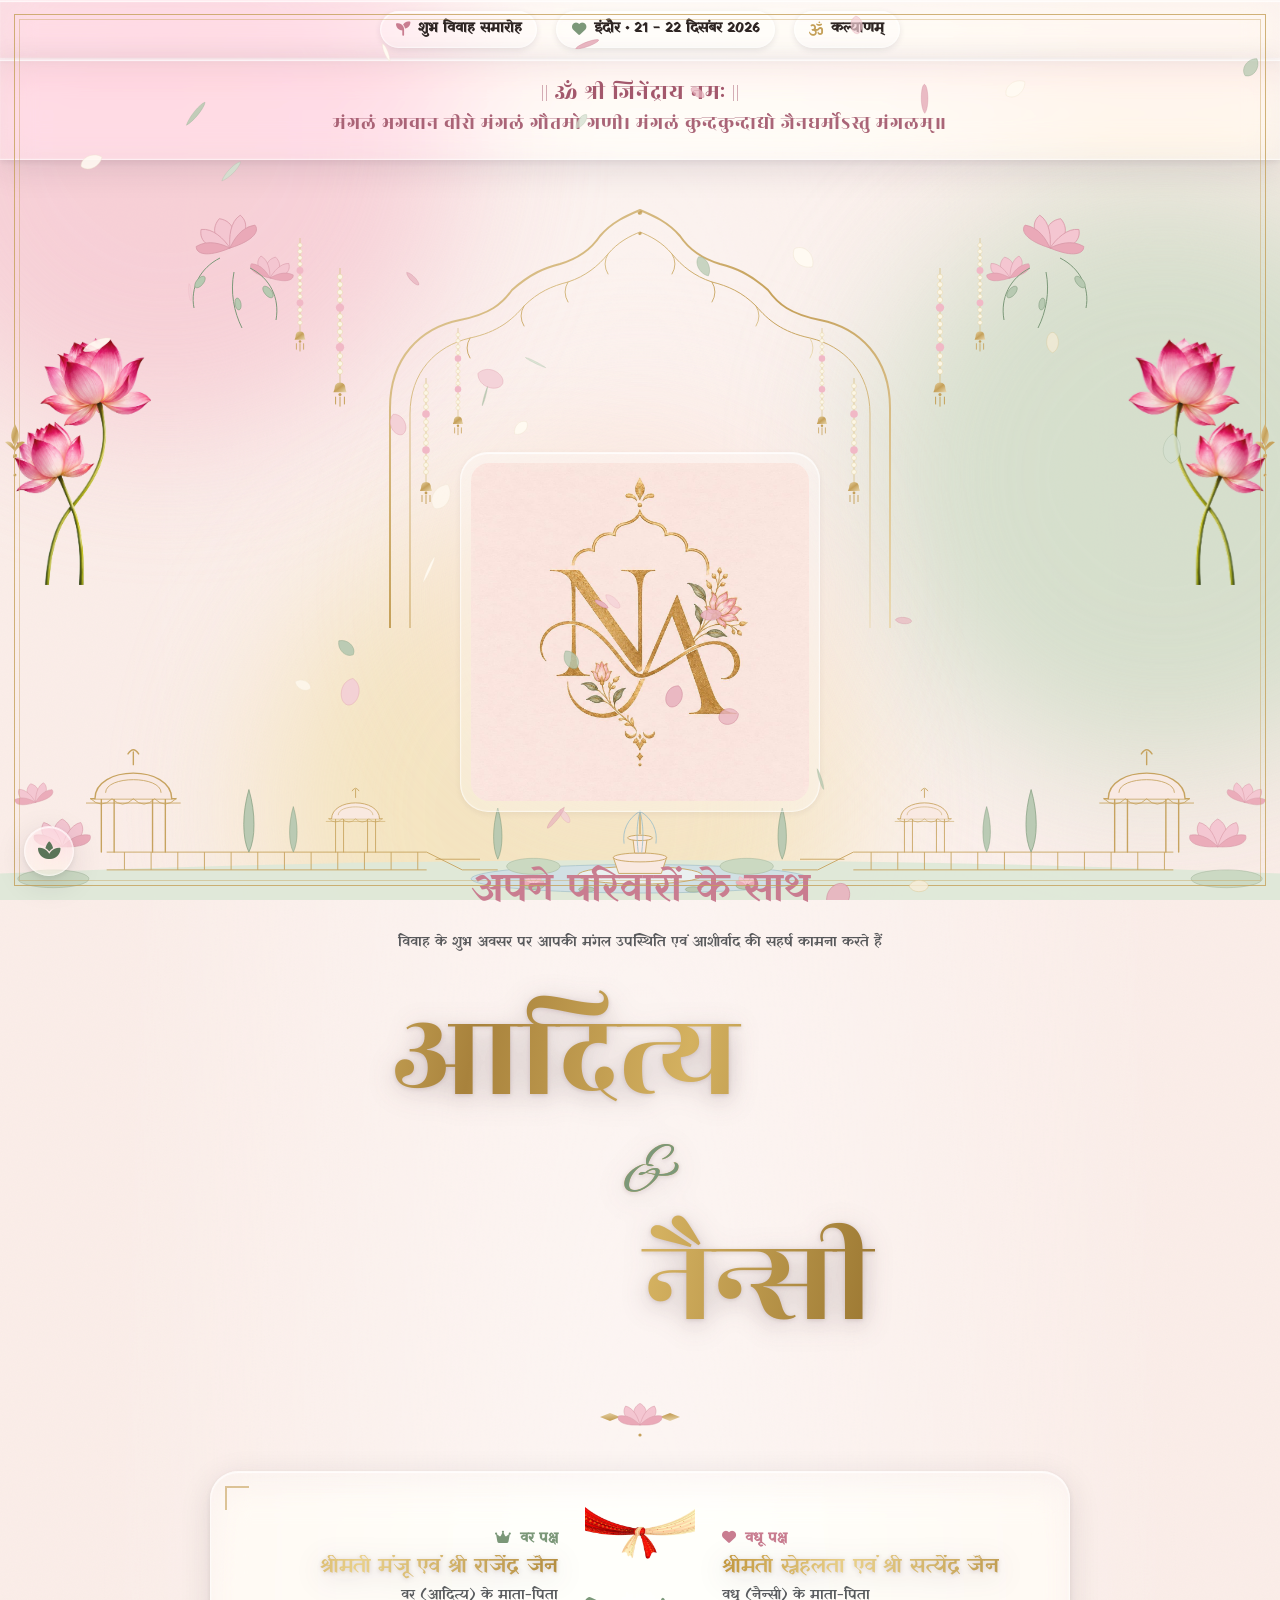
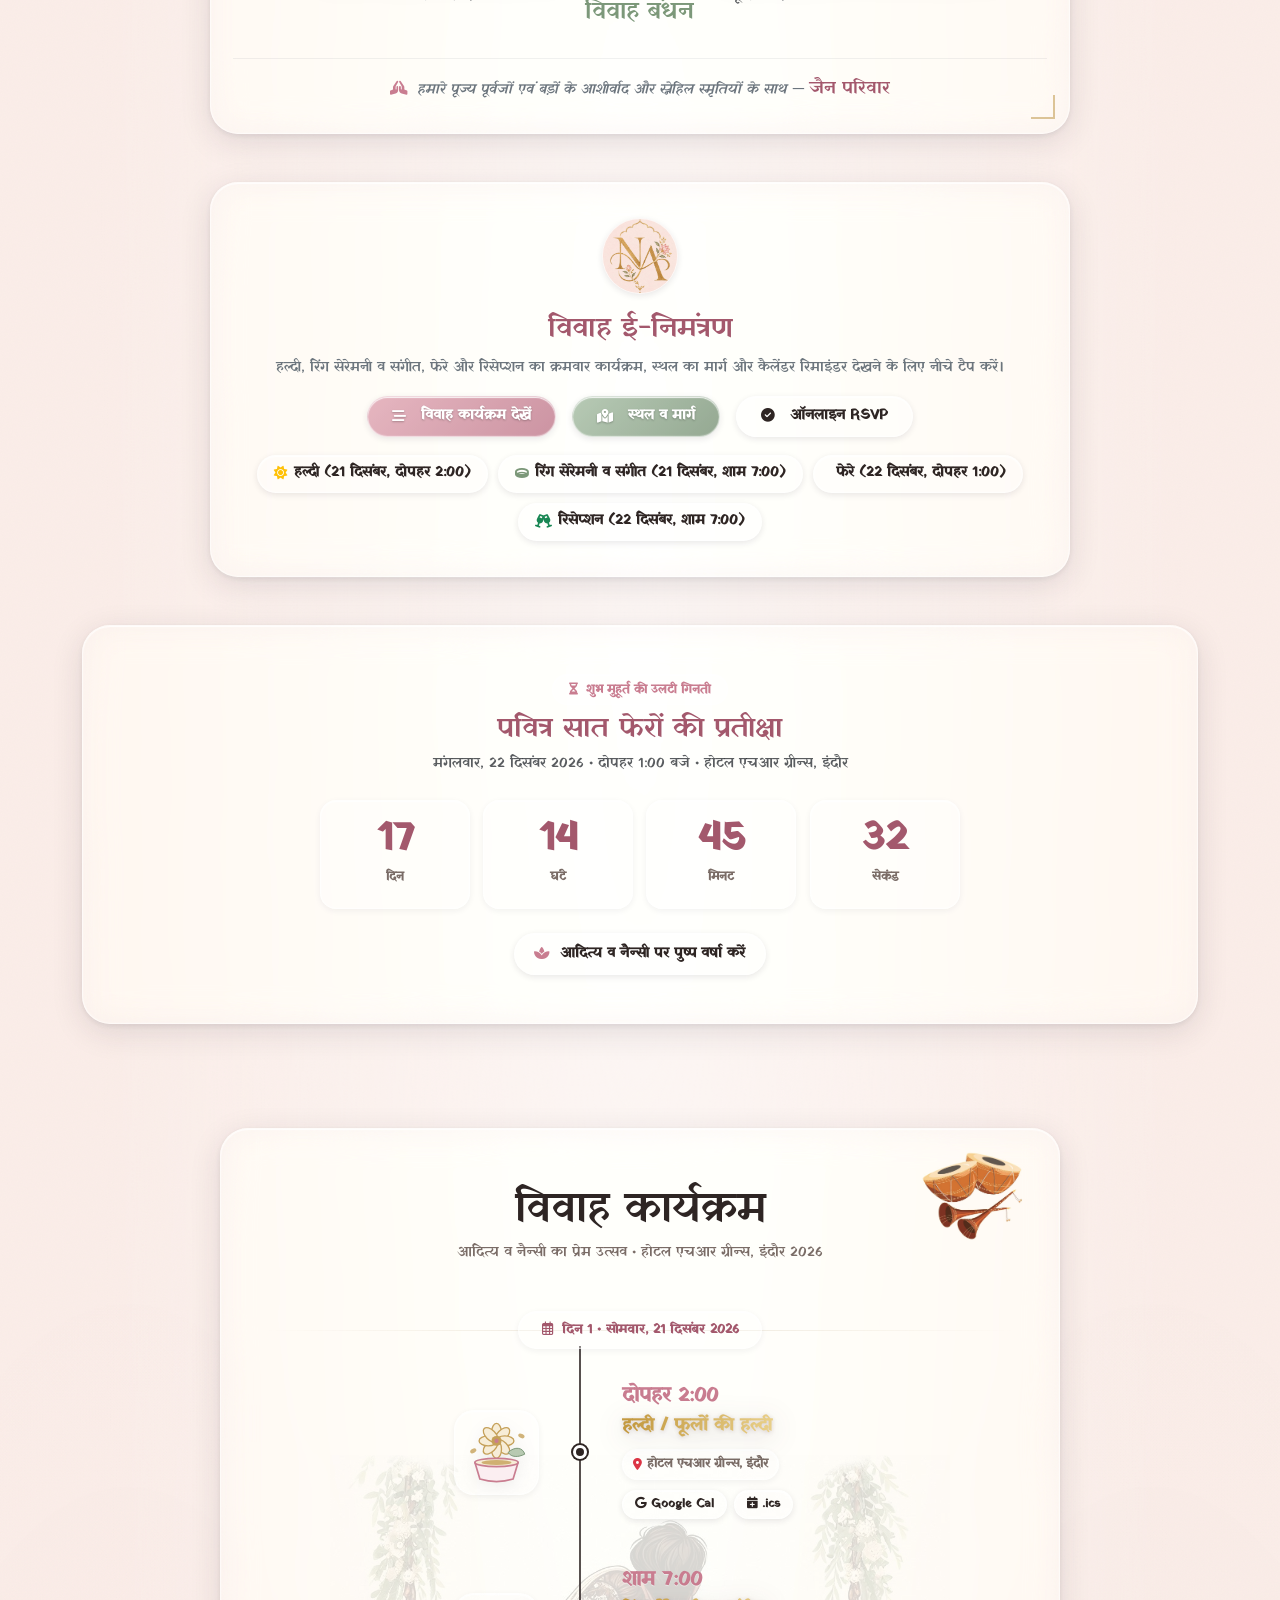
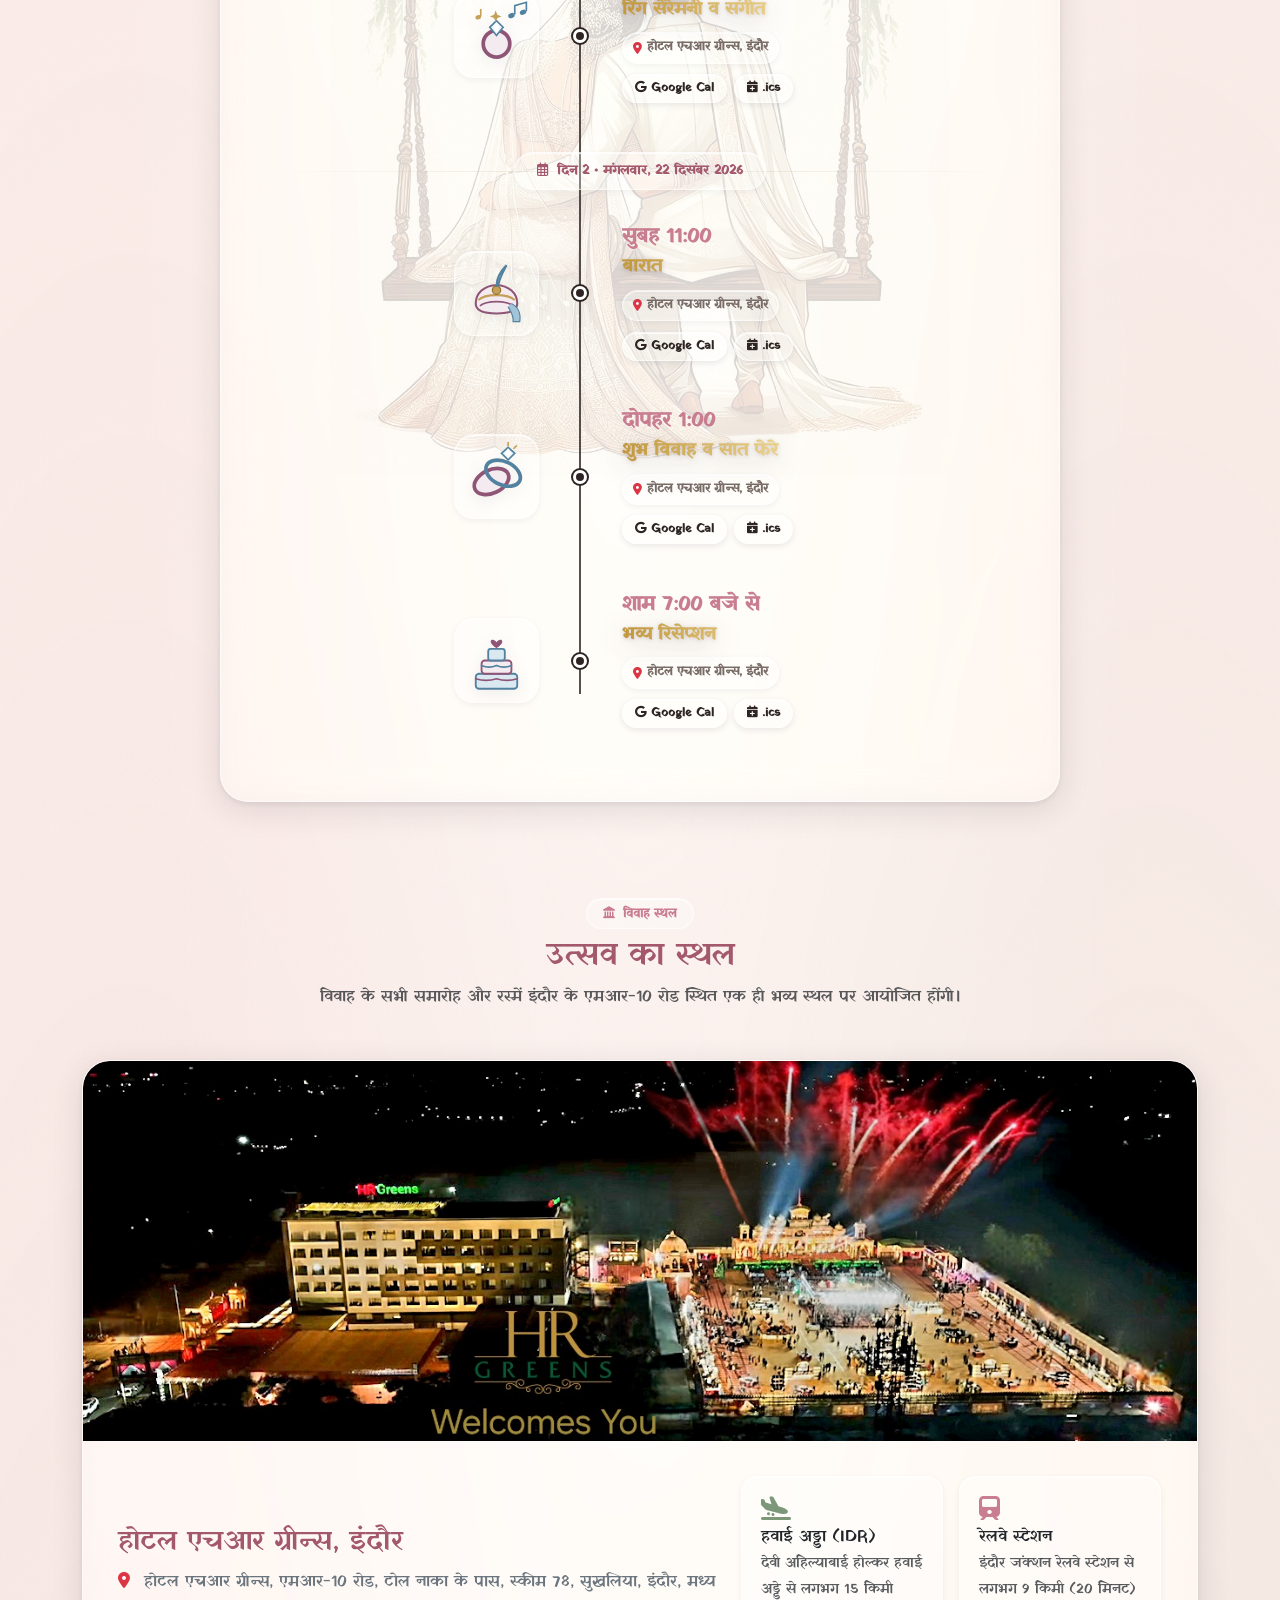
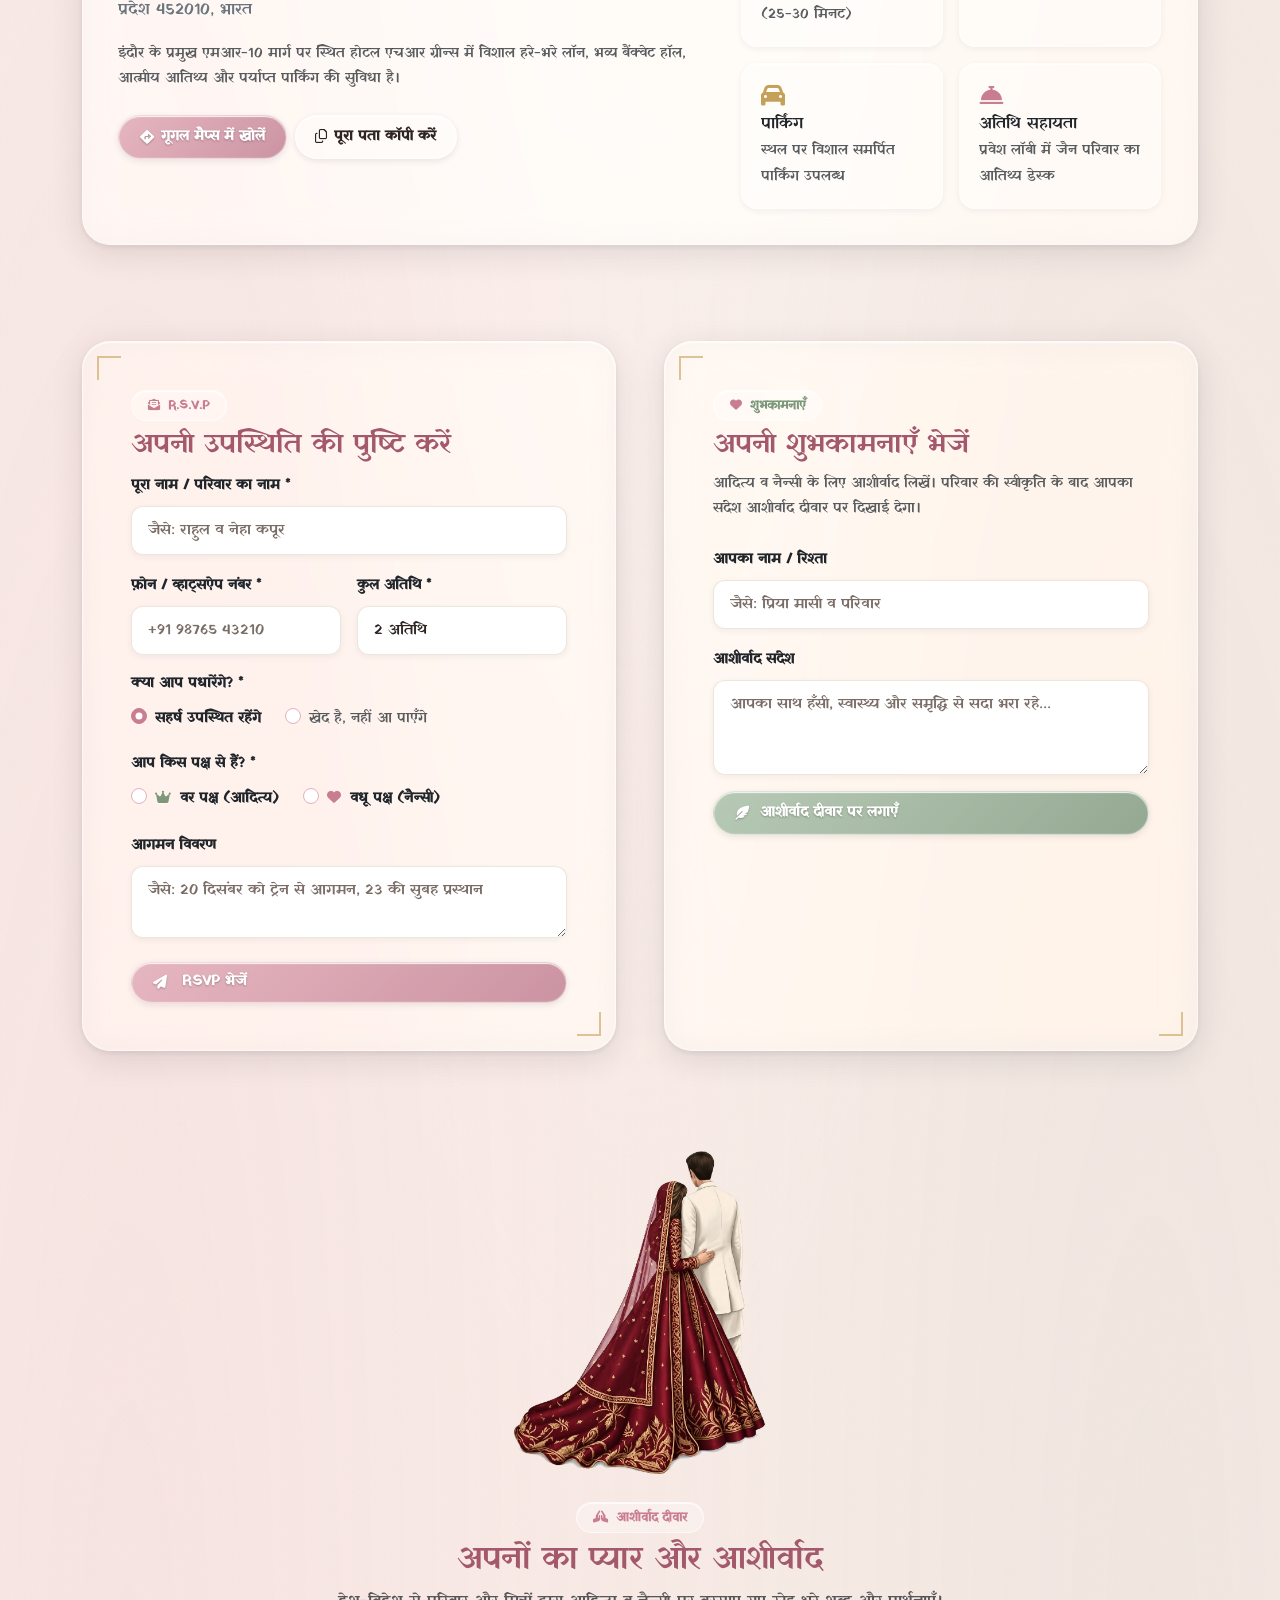
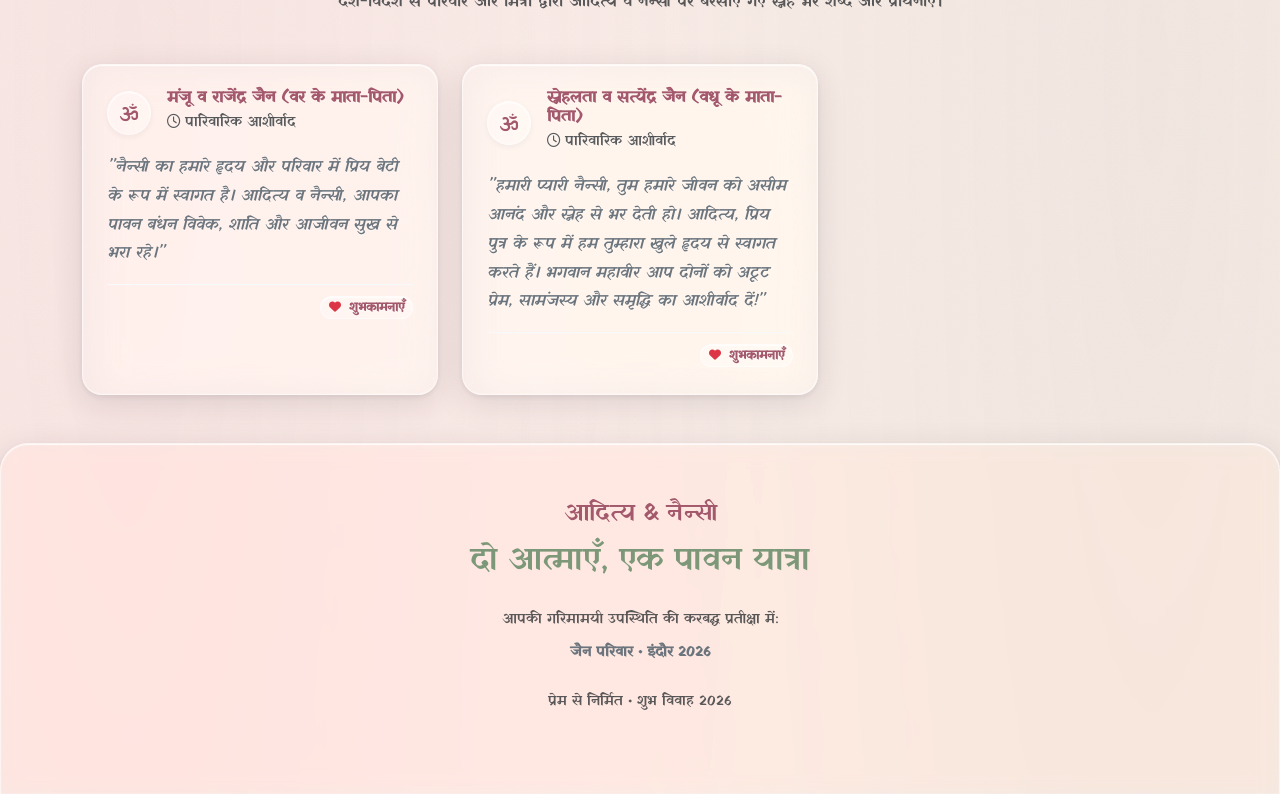
<file: indexhindi.html>
<!DOCTYPE html>
<html lang="hi" data-theme="blush-hindi" class="glass-theme">

<head>
    <meta charset="UTF-8">
    <meta name="viewport" content="width=device-width, initial-scale=1.0">
    <title>शुभ विवाह | आदित्य &amp; नैन्सी - विवाह समारोह</title>
    <meta name="description"
        content="You are cordially invited to celebrate the wedding of आदित्य &amp; नैन्सी. Haldi, रिंग सेरेमनी व संगीत, Phere, and Reception at होटल एचआर ग्रीन्स, इंदौर.">

    <!-- Bootstrap 5.3 CSS -->
    <link href="https://cdn.jsdelivr.net/npm/bootstrap@5.3.3/dist/css/bootstrap.min.css" rel="stylesheet"
        integrity="sha384-QWTKZyjpPEjISv5WaRU9OFeRpok6YctnYmDr5pNlyT2bRjXh0JMhjY6hW+ALEwIH" crossorigin="anonymous">

    <!-- Font Awesome Icons -->
    <link rel="stylesheet" href="https://cdnjs.cloudflare.com/ajax/libs/font-awesome/6.5.1/css/all.min.css"
        integrity="sha384-t1nt8BQoYMLFN5p42tRAtuAAFQaCQODekUVeKKZrEnEyp4H2R0RHFz0KWpmj7i8g" crossorigin="anonymous">

    <!-- Google Fonts: Royal Serifs, Sanskrit-friendly and Elegant Scripts -->
    <link rel="preconnect" href="https://fonts.googleapis.com">
    <link rel="preconnect" href="https://fonts.gstatic.com" crossorigin>
    <link
        href="https://fonts.googleapis.com/css2?family=Cinzel+Decorative:wght@700;900&family=Cinzel:wght@500;700;800&family=Great+Vibes&family=Luxurious+Script&family=Noto+Sans+Devanagari:wght@400;500;600;700&family=Noto+Serif+Devanagari:wght@400;600&family=Tillana:wght@400;600;700&family=Yatra+One&family=Kalam:wght@400;700&family=Outfit:wght@300;400;500;600;700&family=Playfair+Display:ital,wght@0,500;0,700;1,400&family=Rozha+One&display=swap"
        rel="stylesheet">

    <!-- Custom Pastel Indian Wedding Stylesheet (Beige, Mauve, Powder Blue) -->
    <link rel="stylesheet" href="assets/css/style.css">

    <!-- Option 2 theme page: the inspiration card — gold cusped arch, jasmine latkans, lotus borders, a palace garden -->
    <link rel="stylesheet" href="assets/css/theme-blush-garden.css">

    <!-- Liquid Glass design system -->
    <link rel="stylesheet" href="assets/css/glass.css">

    <!-- Devanagari type for the Hindi page (loaded last so it wins) -->
    <link rel="stylesheet" href="assets/css/hindi.css">
</head>

<body>

    <!-- Liquid Glass: refraction filter (Chromium) and the drifting colour blobs the glass shows through -->
    <svg width="0" height="0" style="position:absolute" aria-hidden="true" focusable="false">
        <filter id="liquid-glass" x="-10%" y="-10%" width="120%" height="120%" color-interpolation-filters="sRGB">
            <feTurbulence type="fractalNoise" baseFrequency="0.006 0.009" numOctaves="2" seed="7" result="noise" />
            <feDisplacementMap in="SourceGraphic" in2="noise" scale="12" xChannelSelector="R" yChannelSelector="G" />
        </filter>
    </svg>
    <div class="glass-blobs" aria-hidden="true"><span></span><span></span><span></span><span></span></div>


    <!-- =========================================================================
         THEME IMAGERY · shared gold symbols
         ========================================================================= -->
    <svg width="0" height="0" style="position:absolute" aria-hidden="true" focusable="false">
        <defs>
            <linearGradient id="bgGold" x1="0" y1="0" x2="1" y2="1">
                <stop offset="0" stop-color="#e6d2a6" />
                <stop offset="0.5" stop-color="#c5a059" />
                <stop offset="1" stop-color="#ead9b2" />
            </linearGradient>
            <!-- fleur finial -->
            <g id="bgFinial" fill="url(#bgGold)">
                <path d="M0 -26 C4 -18 6 -12 0 -4 C-6 -12 -4 -18 0 -26Z" />
                <path d="M-10 -8 C-4 -10 -2 -6 0 -2 C2 -6 4 -10 10 -8 C6 -4 2 -2 0 2 C-2 -2 -6 -4 -10 -8Z" />
                <circle cx="0" cy="6" r="2.2" />
                <path d="M0 9 V22" stroke="url(#bgGold)" stroke-width="1.2" />
                <circle cx="0" cy="25" r="1.6" />
            </g>
            <!-- a jasmine latkan: pearl string with pink buds and a gold bell tassel -->
            <g id="bgLatkan">
                <path d="M0 0 V110" stroke="#d9c38a" stroke-width="0.8" />
                <g fill="#fbf6e6" stroke="#e3cf9a" stroke-width="0.4">
                    <circle cx="0" cy="8" r="2.4" /><circle cx="0" cy="15" r="2.4" /><circle cx="0" cy="22" r="2.4" /><circle cx="0" cy="29" r="2.4" />
                    <circle cx="0" cy="44" r="2.4" /><circle cx="0" cy="51" r="2.4" /><circle cx="0" cy="58" r="2.4" /><circle cx="0" cy="65" r="2.4" />
                    <circle cx="0" cy="80" r="2.4" /><circle cx="0" cy="87" r="2.4" /><circle cx="0" cy="94" r="2.4" />
                </g>
                <circle cx="0" cy="36" r="3.8" fill="#f1b8c6" /><circle cx="0" cy="72" r="3.8" fill="#f1b8c6" />
                <path d="M-5 110 Q-5 104 0 104 Q5 104 5 110 L6 113 H-6Z" fill="url(#bgGold)" />
                <circle cx="0" cy="115" r="1.4" fill="#c5a059" />
                <path d="M-4 117 V124 M0 117 V126 M4 117 V124" stroke="#c5a059" stroke-width="0.9" />
            </g>
            <!-- lotus for the divider and the garden -->
            <g id="bgLotus" fill="#f4c6d1" stroke="#d99aa8" stroke-width="0.6">
                <path d="M0 0 C-8 -5 -11 -18 0 -24 C11 -18 8 -5 0 0Z" />
                <path d="M0 0 C-15 -3 -21 -13 -16 -21 C-7 -19 -2 -8 0 0Z" />
                <path d="M0 0 C15 -3 21 -13 16 -21 C7 -19 2 -8 0 0Z" />
                <path d="M0 0 C-20 1 -26 -5 -24 -10 C-13 -12 -5 -5 0 0Z" fill="#eaa9b8" />
                <path d="M0 0 C20 1 26 -5 24 -10 C13 -12 5 -5 0 0Z" fill="#eaa9b8" />
            </g>
            <!-- chhatri: a domed pavilion in gold line -->
            <g id="bgChhatri" fill="none" stroke="#c5a059" stroke-width="1.3" stroke-linecap="round">
                <path d="M-30 0 V-50 M30 0 V-50 M-18 0 V-50 M18 0 V-50" />
                <path d="M-40 -50 H40" />
                <path d="M-36 -50 C-36 -82 36 -82 36 -50" fill="#f9e9e2" />
                <path d="M-26 -56 C-26 -72 26 -72 26 -56" stroke-width="0.8" />
                <path d="M0 -82 V-94 M-5 -92 Q0 -100 5 -92" />
                <path d="M-44 -46 H44" stroke-width="0.8" />
                <path d="M-40 -50 Q-30 -40 -20 -50 Q-10 -40 0 -50 Q10 -40 20 -50 Q30 -40 40 -50" stroke-width="0.8" />
            </g>
            <!-- cypress -->
            <path id="bgCypress" d="M0 0 C-7 -14 -7 -40 0 -64 C7 -40 7 -14 0 0Z" fill="#b7c9b1" stroke="#7c9879" stroke-width="0.7" />
        </defs>
    </svg>

    <!-- Thin gold frame with side finials (fixed) -->
    <div class="bg-frame" aria-hidden="true">
        <svg class="bg-frame__finial bg-frame__finial--left" viewBox="-13 -35 26 70"><use href="#bgFinial" /></svg>
        <svg class="bg-frame__finial bg-frame__finial--right" viewBox="-13 -35 26 70"><use href="#bgFinial" /></svg>
    </div>

    <!-- Lotus sprays on both sides of the page (fixed) -->
    <img class="bg-lotus bg-lotus--left" src="assets/illustrations/lotus.png" alt="" aria-hidden="true">
    <img class="bg-lotus bg-lotus--right" src="assets/illustrations/lotus.png" alt="" aria-hidden="true">

    <!-- The palace garden from the card: chhatris at the corners, a balustrade, cypresses, a fountain -->
    <svg class="bg-garden" viewBox="0 0 1440 260" preserveAspectRatio="xMidYMax meet" aria-hidden="true" focusable="false">
        <!-- lawn and pond -->
        <path d="M0 230 Q720 200 1440 230 V260 H0Z" fill="#dfe8d8" />
        <ellipse cx="720" cy="236" rx="190" ry="16" fill="#cfe0e6" stroke="#9fbfc9" stroke-width="0.8" />
        <!-- balustrades and steps -->
        <g stroke="#c5a059" stroke-width="1" fill="none">
            <path d="M120 206 H480 M120 226 H480 M960 206 H1320 M960 226 H1320" />
            <path d="M140 206 V226 M170 206 V226 M200 206 V226 M230 206 V226 M260 206 V226 M290 206 V226 M320 206 V226 M350 206 V226 M380 206 V226 M410 206 V226 M440 206 V226 M470 206 V226" />
            <path d="M980 206 V226 M1010 206 V226 M1040 206 V226 M1070 206 V226 M1100 206 V226 M1130 206 V226 M1160 206 V226 M1190 206 V226 M1220 206 V226 M1250 206 V226 M1280 206 V226 M1310 206 V226" />
            <path d="M480 206 L520 226 H560 M960 206 L920 226 H880 M490 214 H540 M950 214 H900" />
        </g>
        <!-- chhatris -->
        <use href="#bgChhatri" transform="translate(150 206) scale(1.2)" />
        <use href="#bgChhatri" transform="translate(1290 206) scale(1.2)" />
        <use href="#bgChhatri" transform="translate(400 206) scale(0.75)" />
        <use href="#bgChhatri" transform="translate(1040 206) scale(0.75)" />
        <!-- cypresses and hedges -->
        <use href="#bgCypress" transform="translate(280 206) scale(1.1)" />
        <use href="#bgCypress" transform="translate(330 206) scale(0.8)" />
        <use href="#bgCypress" transform="translate(560 214) scale(0.9)" />
        <use href="#bgCypress" transform="translate(880 214) scale(0.9)" />
        <use href="#bgCypress" transform="translate(1110 206) scale(0.8)" />
        <use href="#bgCypress" transform="translate(1160 206) scale(1.1)" />
        <g fill="#c9d8c1" stroke="#9fb49a" stroke-width="0.6">
            <ellipse cx="600" cy="222" rx="30" ry="9" /><ellipse cx="840" cy="222" rx="30" ry="9" />
            <ellipse cx="60" cy="236" rx="40" ry="10" /><ellipse cx="1380" cy="236" rx="40" ry="10" />
        </g>
        <!-- fountain -->
        <g stroke="#c5a059" stroke-width="1" fill="#f9e9e2">
            <ellipse cx="720" cy="232" rx="70" ry="10" fill="#e9f1f3" />
            <path d="M690 212 H750 L744 230 H696Z" />
            <ellipse cx="720" cy="212" rx="30" ry="5" />
            <path d="M712 190 H728 L726 207 H714Z" />
            <ellipse cx="720" cy="190" rx="14" ry="3" />
            <path d="M720 160 V186" stroke-width="1.4" />
        </g>
        <g stroke="#9fbfc9" stroke-width="1" fill="none" stroke-linecap="round">
            <path d="M720 160 C706 168 700 182 702 196 M720 160 C734 168 740 182 738 196 M720 160 C716 176 716 188 718 206 M720 160 C724 176 724 188 722 206" />
        </g>
        <!-- lotus pads and blooms on the pond -->
        <g fill="#b7c9b1" stroke="#7c9879" stroke-width="0.5">
            <ellipse cx="600" cy="244" rx="12" ry="4" /><ellipse cx="840" cy="244" rx="12" ry="4" /><ellipse cx="660" cy="248" rx="9" ry="3" /><ellipse cx="780" cy="248" rx="9" ry="3" />
        </g>
        <use href="#bgLotus" transform="translate(600 244) scale(0.5)" />
        <use href="#bgLotus" transform="translate(840 244) scale(0.5)" />
        <!-- flower sprays in the lower corners -->
        <use href="#bgLotus" transform="translate(70 200) scale(1.3)" />
        <use href="#bgLotus" transform="translate(40 150) scale(0.9) rotate(-15)" />
        <use href="#bgLotus" transform="translate(1370 200) scale(1.3)" />
        <use href="#bgLotus" transform="translate(1400 150) scale(0.9) rotate(15)" />
    </svg>


    <!-- Canvas for Floating Pastel Petals (Powder Blue, Mauve & Jasmine) -->
    <canvas id="petalsCanvas"
        style="position: fixed; top: 0; left: 0; width: 100vw; height: 100vh; pointer-events: none; z-index: 99;"></canvas>

    <!-- Top Pastel Floral Header -->
    <header class="pastel-floral-header">
        <div class="floral-badge-pill">
            <i class="fas fa-seedling text-mauve"></i>
            <span>शुभ विवाह समारोह</span>
        </div>
        <div class="floral-badge-pill">
            <i class="fas fa-heart text-powder-blue"></i>
            <span>इंदौर • 21 - 22 दिसंबर 2026</span>
        </div>
        <div class="floral-badge-pill">
            <i class="fas fa-om text-gold"></i>
            <span>कल्याणम्</span>
        </div>
    </header>

    <!-- Sanskrit & Prakrit Mangal Invocation Banner -->
    <section class="sanskrit-header-banner">
        <div class="container">
            <h5 class="sanskrit-title mb-1">
                <span class="d-block">|| ॐ श्री जिनेंद्राय नमः ||</span>
                <span class="d-block sanskrit-title-line2">मंगलं भगवान वीरो मंगलं गौतमो गणी। मंगलं कुन्दकुन्दाद्यो जैनधर्मोऽस्तु मंगलम्॥</span>
            </h5>
        </div>
    </section>

    <main>
        <!-- =========================================================================
             1. HERO SECTION - COUPLE & FAMILY ANNOUNCEMENT
             ========================================================================= -->
        <section class="hero-section">
            <div class="container position-relative">

                <!-- Couple Royal Framed Portrait in Pastel -->
                <!-- Cusped Mughal arch over the monogram, jasmine latkans hanging at its sides -->
                <svg class="bg-arch" viewBox="0 0 1000 420" aria-hidden="true" focusable="false">
                    <g fill="none" stroke="url(#bgGold)" stroke-width="2" stroke-linecap="round" stroke-linejoin="round">
                        <!-- outer arch -->
                        <path d="M250 420 V200 C250 150 280 120 320 112 C350 106 362 96 372 82 C390 66 404 60 420 56 C440 50 452 40 460 28 C472 14 486 8 500 2 C514 8 528 14 540 28 C548 40 560 50 580 56 C596 60 610 66 628 82 C638 96 650 106 680 112 C720 120 750 150 750 200 V420" />
                        <!-- inner arch -->
                        <path d="M270 420 V206 C270 164 296 138 330 130 C358 124 372 112 384 98 C398 84 412 78 428 74 C446 68 458 58 468 46 C478 34 490 28 500 24 C510 28 522 34 532 46 C542 58 554 68 572 74 C588 78 602 84 616 98 C628 112 642 124 670 130 C704 138 730 164 730 206 V420" stroke-width="1" />
                        <!-- little cusps along the inner arch -->
                        <path d="M330 130 q-6 10 0 20 M384 98 q-6 10 0 20 M428 74 q-6 10 0 20 M468 46 q-6 10 0 20 M532 46 q6 10 0 20 M572 74 q6 10 0 20 M616 98 q6 10 0 20 M670 130 q6 10 0 20" stroke-width="0.9" />
                    </g>
                    <!-- finial on the apex -->
                    <use href="#bgFinial" transform="translate(500 -2) scale(1.1)" />
                    <!-- latkans hanging from the shoulders of the arch and from the frame line -->
                    <use href="#bgLatkan" transform="translate(286 170)" />
                    <use href="#bgLatkan" transform="translate(318 120) scale(0.85)" />
                    <use href="#bgLatkan" transform="translate(714 170)" />
                    <use href="#bgLatkan" transform="translate(682 120) scale(0.85)" />
                    <use href="#bgLatkan" transform="translate(200 60) scale(1.1)" />
                    <use href="#bgLatkan" transform="translate(160 30) scale(0.9)" />
                    <use href="#bgLatkan" transform="translate(800 60) scale(1.1)" />
                    <use href="#bgLatkan" transform="translate(840 30) scale(0.9)" />
                    <!-- lotus and leaf sprays at the top corners -->
                    <g transform="translate(90 40)">
                        <use href="#bgLotus" transform="rotate(-20) scale(1.3)" />
                        <use href="#bgLotus" transform="translate(40 30) rotate(15) scale(0.9)" />
                        <path d="M-10 10 C-30 20 -40 40 -36 60 M20 20 C40 30 50 50 46 72 M4 24 C0 44 4 64 12 80" stroke="#7c9879" stroke-width="1" fill="none" />
                        <g fill="#b7c9b1" stroke="#7c9879" stroke-width="0.5"><ellipse cx="-30" cy="34" rx="7" ry="3.5" transform="rotate(-50 -30 34)" /><ellipse cx="38" cy="44" rx="7" ry="3.5" transform="rotate(50 38 44)" /><ellipse cx="8" cy="56" rx="6" ry="3" transform="rotate(80 8 56)" /></g>
                    </g>
                    <g transform="translate(910 40) scale(-1 1)">
                        <use href="#bgLotus" transform="rotate(-20) scale(1.3)" />
                        <use href="#bgLotus" transform="translate(40 30) rotate(15) scale(0.9)" />
                        <path d="M-10 10 C-30 20 -40 40 -36 60 M20 20 C40 30 50 50 46 72 M4 24 C0 44 4 64 12 80" stroke="#7c9879" stroke-width="1" fill="none" />
                        <g fill="#b7c9b1" stroke="#7c9879" stroke-width="0.5"><ellipse cx="-30" cy="34" rx="7" ry="3.5" transform="rotate(-50 -30 34)" /><ellipse cx="38" cy="44" rx="7" ry="3.5" transform="rotate(50 38 44)" /><ellipse cx="8" cy="56" rx="6" ry="3" transform="rotate(80 8 56)" /></g>
                    </g>
                </svg>

                <div class="couple-portrait-box">
                    <img src="assets/images/logo.jpg" alt="आदित्य व नैन्सी - इंदौर में विवाह समारोह"
                        class="img-fluid">
                </div>

                <!-- Invitation Tagline -->
                <p class="font-script fs-1 text-mauve mb-1">अपने परिवारों के साथ</p>
                <p class="text-muted text-uppercase letter-spacing-2 small mb-2">
                    विवाह के शुभ अवसर पर आपकी मंगल उपस्थिति एवं आशीर्वाद की सहर्ष कामना करते हैं
                </p>

                <!-- Bride & Groom Names -->
                <h1 class="names-main-title">
                    <span class="d-inline-block">आदित्य</span>
                    <span class="ampersand-pastel">&</span>
                    <span class="d-inline-block">नैन्सी</span>
                </h1>

                <!-- gold rule with a lotus at its centre, as under the names on the card -->
                <svg class="bg-divider" viewBox="0 0 360 44" aria-hidden="true" focusable="false">
                    <path d="M10 22 H140 M220 22 H350" stroke="url(#bgGold)" stroke-width="1.2" stroke-linecap="round" />
                    <path d="M140 22 L150 18 L160 22 L150 26Z M200 22 L210 18 L220 22 L210 26Z" fill="url(#bgGold)" />
                    <use href="#bgLotus" transform="translate(180 30) scale(0.9)" />
                    <circle cx="180" cy="40" r="1.6" fill="#c5a059" />
                </svg>

                <!-- Parents & Family Honor Card -->
                <div class="parents-pastel-card ornate-corners">
                    <div class="row g-4 align-items-center">

                        <!-- Groom's Parents -->
                        <div class="col-md-5 text-center text-md-end">
                            <span class="parivaar-role text-powder-blue d-block mb-1">
                                <i class="fas fa-crown me-1"></i> वर पक्ष
                            </span>
                            <h4 class="parivaar-names">श्रीमती मंजू एवं श्री राजेंद्र जैन</h4>
                            <p class="small text-muted mb-0">वर (आदित्य) के माता-पिता</p>
                        </div>

                        <!-- Central Holy Knot Symbol -->
                        <div class="col-md-2 text-center my-2 my-md-0">
                            <img class="bg-knot" src="assets/illustrations/knot.png" width="110" height="110" alt="The wedding knot: two cloths tied together">
                            <div class="small text-powder-blue mt-1 font-script fs-4">विवाह बंधन</div>
                        </div>

                        <!-- Bride's Parents -->
                        <div class="col-md-5 text-center text-md-start">
                            <span class="parivaar-role text-mauve d-block mb-1">
                                <i class="fas fa-heart me-1"></i> वधू पक्ष
                            </span>
                            <h4 class="parivaar-names">श्रीमती स्नेहलता एवं श्री सत्येंद्र जैन</h4>
                            <p class="small text-muted mb-0">वधू (नैन्सी) के माता-पिता</p>
                        </div>

                    </div>

                    <!-- Heavenly Blessings of Elders -->
                    <div class="border-top border-secondary border-opacity-10 mt-4 pt-3 text-center">
                        <small class="text-secondary font-serif fst-italic">
                            <i class="fas fa-praying-hands text-mauve me-1"></i>
                            हमारे पूज्य पूर्वजों एवं बड़ों के आशीर्वाद और स्नेहिल स्मृतियों के साथ —
                            <strong class="parivaar-name">जैन परिवार</strong>
                        </small>
                    </div>
                </div>

                <!-- =========================================================================
                     2. INTERACTIVE ROYAL SHAHI FARMAN / E-INVITE UNVEIL BANNER
                     ========================================================================= -->
                <div class="shahi-farman-wrapper text-center mt-5">
                    <div id="waxSealBtn" class="wax-seal-pastel wax-seal-logo" title="कार्यक्रम देखने के लिए क्लिक करें">
                        <img src="assets/images/logo.jpg" width="76" height="76" alt="A & N monogram">
                    </div>

                    <h3 class="font-royal text-mauve-deep fs-3 mb-2">विवाह ई-निमंत्रण</h3>
                    <p class="text-secondary small max-w-600 mx-auto mb-3">
                        हल्दी, रिंग सेरेमनी व संगीत, फेरे और रिसेप्शन का क्रमवार कार्यक्रम, स्थल का मार्ग और कैलेंडर रिमाइंडर देखने के लिए नीचे टैप करें।
                    </p>

                    <div class="d-flex flex-wrap justify-content-center gap-3">
                        <button id="openInviteBtn" class="btn btn-mauve px-4 py-2">
                            <i class="fas fa-stream me-2"></i> विवाह कार्यक्रम देखें
                        </button>
                        <a href="#venue" class="btn btn-powder-blue px-4 py-2">
                            <i class="fas fa-map-marked-alt me-2"></i> स्थल व मार्ग
                        </a>
                        <a href="#rsvp" class="btn btn-pastel-outline px-4 py-2">
                            <i class="fas fa-check-circle me-2"></i> ऑनलाइन RSVP
                        </a>
                    </div>

                    <!-- Quick Ceremony Jump Pills -->
                    <div class="event-quick-pills">
                        <a href="#ev-haldi" class="quick-pill-btn"><i class="fas fa-sun text-warning"></i> हल्दी (21 दिसंबर, दोपहर 2:00)</a>
                        <a href="#ev-sangeet" class="quick-pill-btn"><i
                                class="fas fa-ring text-powder-blue"></i> रिंग सेरेमनी व संगीत (21 दिसंबर, शाम 7:00)</a>
                        <a href="#ev-phere" class="quick-pill-btn"><i
                                class="fas fa-rings-wedding text-mauve"></i> फेरे (22 दिसंबर, दोपहर 1:00)</a>
                        <a href="#ev-reception" class="quick-pill-btn"><i
                                class="fas fa-glass-cheers text-success"></i> रिसेप्शन (22 दिसंबर, शाम 7:00)</a>
                    </div>
                </div>

                <!-- =========================================================================
                     3. AUSPICIOUS WEDDING COUNTDOWN TIMER
                     ========================================================================= -->
                <div class="mt-5">
                    <div class="pastel-card p-4 p-md-5 max-w-860 mx-auto text-center">
                        <span class="badge bg-light text-mauve border px-3 py-2 text-uppercase letter-spacing-2">
                            <i class="fas fa-hourglass-half me-1"></i> शुभ मुहूर्त की उलटी गिनती
                        </span>
                        <h2 class="font-royal text-mauve-deep fs-3 mt-2 mb-1">पवित्र सात फेरों की प्रतीक्षा
                        </h2>
                        <p class="text-muted small">मंगलवार, 22 दिसंबर 2026 • दोपहर 1:00 बजे • होटल एचआर ग्रीन्स, इंदौर
                        </p>

                        <div id="countdownSection" class="countdown-grid">
                            <div class="countdown-box-pastel">
                                <span id="days" class="countdown-digit">00</span>
                                <span class="countdown-unit">दिन</span>
                            </div>
                            <div class="countdown-box-pastel">
                                <span id="hours" class="countdown-digit">00</span>
                                <span class="countdown-unit">घंटे</span>
                            </div>
                            <div class="countdown-box-pastel">
                                <span id="minutes" class="countdown-digit">00</span>
                                <span class="countdown-unit">मिनट</span>
                            </div>
                            <div class="countdown-box-pastel">
                                <span id="seconds" class="countdown-digit">00</span>
                                <span class="countdown-unit">सेकंड</span>
                            </div>
                        </div>

                        <div class="mt-4">
                            <button class="btn btn-pastel-outline" onclick="window.showerBlessings(75)">
                                <i class="fas fa-spa text-mauve me-1"></i> आदित्य व नैन्सी पर पुष्प वर्षा करें
                            </button>
                        </div>
                    </div>
                </div>

            </div>
        </section>

        <!-- =========================================================================
             4. WEDDING TIMELINE (SINGLE CONTAINER FORMAT AS REQUESTED)
             Clean, elegant vertical timeline with left-hand art, center line with nodes,
             and right-hand time, ceremony names, venues, and attire.
             ========================================================================= -->
        <section id="weddingTimeline" class="py-5">
            <div class="container">

                <!-- Single Card Container for Timeline -->
                <div class="timeline-single-card">

                    <!-- Main Header -->
                    <img class="bg-shehnai" src="assets/illustrations/tabla shehnai.png" alt="" aria-hidden="true">
                    <img class="bg-swing" src="assets/illustrations/couple1.png" alt="" aria-hidden="true">
                    <h2 class="timeline-main-title">विवाह कार्यक्रम</h2>
                    <p class="timeline-main-subtitle">
                        आदित्य व नैन्सी का प्रेम उत्सव • होटल एचआर ग्रीन्स, इंदौर 2026
                    </p>

                    <div class="timeline-vertical-flow">

                        <!-- ---------------- DAY 1 DIVIDER ---------------- -->
                        <div class="timeline-day-divider">
                            <span class="timeline-day-badge">
                                <i class="far fa-calendar-alt me-1"></i> दिन 1 • सोमवार, 21 दिसंबर 2026
                            </span>
                        </div>

                        <!-- EVENT 1: HALDI & PHOOLON KI HOLI -->
                        <div class="timeline-event-row" id="ev-haldi">
                            <!-- Left Illustration -->
                            <div class="timeline-left-art">
                                <div class="timeline-art-box" title="Haldi & Floral Petals">
                                    <svg viewBox="0 0 100 100" fill="none" xmlns="http://www.w3.org/2000/svg">
                                        <!-- Haldi bowl: a soft marigold in the theme's gold and accent tones, a turmeric bowl beneath -->
                                        <g style="fill: var(--gold-light); stroke: var(--gold-accent);" stroke-width="1.6">
                                            <ellipse cx="50" cy="26" rx="6" ry="11" />
                                            <ellipse cx="50" cy="26" rx="6" ry="11" transform="rotate(45 50 36)" />
                                            <ellipse cx="50" cy="26" rx="6" ry="11" transform="rotate(90 50 36)" />
                                            <ellipse cx="50" cy="26" rx="6" ry="11" transform="rotate(135 50 36)" />
                                            <ellipse cx="50" cy="26" rx="6" ry="11" transform="rotate(180 50 36)" />
                                            <ellipse cx="50" cy="26" rx="6" ry="11" transform="rotate(225 50 36)" />
                                            <ellipse cx="50" cy="26" rx="6" ry="11" transform="rotate(270 50 36)" />
                                            <ellipse cx="50" cy="26" rx="6" ry="11" transform="rotate(315 50 36)" />
                                        </g>
                                        <circle cx="50" cy="36" r="6" style="fill: var(--gold-accent);" />
                                        <circle cx="50" cy="36" r="2.5" style="fill: var(--mauve-primary);" />
                                        <!-- bowl -->
                                        <path d="M24 62 H76 L70 82 Q50 88 30 82 Z" style="fill: var(--mauve-soft); stroke: var(--mauve-primary);" stroke-width="2" />
                                        <ellipse cx="50" cy="62" rx="26" ry="5" style="fill: var(--gold-light); stroke: var(--mauve-primary);" stroke-width="2" />
                                        <ellipse cx="50" cy="62" rx="18" ry="3" style="fill: var(--gold-accent);" opacity="0.8" />
                                        <!-- a leaf and two loose petals -->
                                        <path d="M64 50 C72 42 82 44 84 52 C76 56 68 56 64 50Z" style="fill: var(--powder-blue-light); stroke: var(--powder-blue-primary);" stroke-width="1.2" />
                                        <ellipse cx="22" cy="48" rx="4" ry="2.5" transform="rotate(-30 22 48)" style="fill: var(--gold-accent);" opacity="0.8" />
                                        <ellipse cx="80" cy="30" rx="4" ry="2.5" transform="rotate(25 80 30)" style="fill: var(--gold-accent);" opacity="0.8" />
                                    </svg>
                                </div>
                            </div>
                            <!-- Central Node Dot -->
                            <div class="timeline-center-dot"></div>
                            <!-- Right Info -->
                            <div class="timeline-right-info">
                                <div class="timeline-time-label">दोपहर 2:00</div>
                                <div class="timeline-title-label">हल्दी / फूलों की हल्दी</div>
                                <div class="timeline-meta-wrap">
                                    <span class="timeline-badge-tag">
                                        <i class="fas fa-map-marker-alt text-danger"></i> होटल एचआर ग्रीन्स, इंदौर
                                    </span>
                                </div>
                                <div class="timeline-cal-action">
                                    <button class="btn-cal-mini" onclick="window.addEventToCalendar('haldi')">
                                        <i class="fab fa-google"></i> Google Cal
                                    </button>
                                    <button class="btn-cal-mini" onclick="window.downloadICS('haldi')">
                                        <i class="fas fa-calendar-plus"></i> .ics
                                    </button>
                                </div>
                            </div>
                        </div>

                        <!-- EVENT 2: RING CEREMONY & SANGEET -->
                        <div class="timeline-event-row" id="ev-sangeet">
                            <!-- Left Illustration (Engagement Ring & Music Notes) -->
                            <div class="timeline-left-art">
                                <div class="timeline-art-box" title="Ring Ceremony & Music">
                                    <svg viewBox="0 0 100 100" fill="none" xmlns="http://www.w3.org/2000/svg">
                                        <!-- Engagement ring with a diamond -->
                                        <circle cx="50" cy="60" r="16" stroke="#8F5577" stroke-width="4.5"
                                            fill="#F4EBF1" />
                                        <polygon points="42,40 50,32 58,40 50,50" fill="#EBF3F8" stroke="#52829F"
                                            stroke-width="2" />
                                        <polygon points="46,40 50,34 54,40 50,47" fill="#FFFFFF" />
                                        <!-- Musical notes floating -->
                                        <ellipse cx="68" cy="26" rx="4" ry="3" fill="#52829F"
                                            transform="rotate(-20 68 26)" />
                                        <path d="M72 24V14L86 10V20" stroke="#52829F" stroke-width="2"
                                            stroke-linecap="round" />
                                        <ellipse cx="82" cy="22" rx="4" ry="3" fill="#52829F"
                                            transform="rotate(-20 82 22)" />
                                        <ellipse cx="28" cy="28" rx="3.5" ry="2.5" fill="#C5A059"
                                            transform="rotate(-20 28 28)" />
                                        <path d="M31 27V18" stroke="#C5A059" stroke-width="2" />
                                        <!-- Sparkles -->
                                        <path d="M49 20L51 25L56 27L51 29L49 34L47 29L42 27L47 25L49 20Z"
                                            style="fill: var(--gold-accent);" />
                                    </svg>
                                </div>
                            </div>
                            <!-- Central Node Dot -->
                            <div class="timeline-center-dot"></div>
                            <!-- Right Info -->
                            <div class="timeline-right-info">
                                <div class="timeline-time-label">शाम 7:00</div>
                                <div class="timeline-title-label">रिंग सेरेमनी व संगीत</div>
                                <div class="timeline-meta-wrap">
                                    <span class="timeline-badge-tag">
                                        <i class="fas fa-map-marker-alt text-danger"></i> होटल एचआर ग्रीन्स, इंदौर
                                    </span>
                                </div>
                                <div class="timeline-cal-action">
                                    <button class="btn-cal-mini" onclick="window.addEventToCalendar('sangeet')">
                                        <i class="fab fa-google"></i> Google Cal
                                    </button>
                                    <button class="btn-cal-mini" onclick="window.downloadICS('sangeet')">
                                        <i class="fas fa-calendar-plus"></i> .ics
                                    </button>
                                </div>
                            </div>
                        </div>

                        <!-- ---------------- DAY 2 DIVIDER ---------------- -->
                        <div class="timeline-day-divider">
                            <span class="timeline-day-badge">
                                <i class="far fa-calendar-alt me-1"></i> दिन 2 • मंगलवार, 22 दिसंबर 2026
                            </span>
                        </div>

                        <!-- EVENT 3: BAARAT / PROCESSION -->
                        <div class="timeline-event-row" id="ev-baraat">
                            <!-- Left Illustration (Royal Safa / Dhol Welcome) -->
                            <div class="timeline-left-art">
                                <div class="timeline-art-box" title="Baraat Swagat">
                                    <svg viewBox="0 0 100 100" fill="none" xmlns="http://www.w3.org/2000/svg">
                                        <!-- Royal Turban Safa & Feather Kalgi -->
                                        <path
                                            d="M25 62C25 50 35 40 50 40C65 40 75 50 75 62C75 70 65 74 50 74C35 74 25 70 25 62Z"
                                            fill="#F4EBF1" stroke="#8F5577" stroke-width="2.5" />
                                        <path d="M28 58C36 50 64 50 72 58" stroke="#C5A059" stroke-width="2.5" />
                                        <path d="M30 65C38 58 62 58 70 65" stroke="#8F5577" stroke-width="2" />
                                        <!-- Brooch / Kalgi -->
                                        <circle cx="50" cy="46" r="5" fill="#C5A059" stroke="#98722B"
                                            stroke-width="1.5" />
                                        <path d="M50 41C50 28 58 20 62 16C58 24 54 30 52 40" stroke="#52829F"
                                            stroke-width="2.5" stroke-linecap="round" />
                                        <!-- Stole tail -->
                                        <path d="M68 62C74 65 80 72 78 84H70C71 76 66 70 64 66" fill="#A3C4D7"
                                            stroke="#52829F" stroke-width="1.5" />
                                    </svg>
                                </div>
                            </div>
                            <!-- Central Node Dot -->
                            <div class="timeline-center-dot"></div>
                            <!-- Right Info -->
                            <div class="timeline-right-info">
                                <div class="timeline-time-label">सुबह 11:00</div>
                                <div class="timeline-title-label">बारात</div>
                                <div class="timeline-meta-wrap">
                                    <span class="timeline-badge-tag">
                                        <i class="fas fa-map-marker-alt text-danger"></i> होटल एचआर ग्रीन्स, इंदौर
                                    </span>
                                </div>
                            <div class="timeline-cal-action">                                <button class="btn-cal-mini" onclick="window.addEventToCalendar('baraat')">                                    <i class="fab fa-google"></i> Google Cal                                </button>                                <button class="btn-cal-mini" onclick="window.downloadICS('baraat')">                                    <i class="fas fa-calendar-plus"></i> .ics                                </button>                            </div>                            </div>
                        </div>

                        <!-- EVENT 4: SHUBH VIVAH & SACRED PHERE -->
                        <div class="timeline-event-row" id="ev-phere">
                            <!-- Left Illustration (Interlocking Wedding Rings with Diamond - Like reference image!) -->
                            <div class="timeline-left-art">
                                <div class="timeline-art-box" title="Wedding Ceremony">
                                    <svg viewBox="0 0 100 100" fill="none" xmlns="http://www.w3.org/2000/svg">
                                        <!-- Interlocking Rings -->
                                        <!-- Ring 1 (Left, Pink/Mauve) -->
                                        <ellipse cx="44" cy="56" rx="22" ry="14" transform="rotate(-25 44 56)"
                                            stroke="#8F5577" stroke-width="4.5" fill="#F4EBF1" />
                                        <!-- Ring 2 (Right, Powder Blue/Gold) -->
                                        <ellipse cx="58" cy="46" rx="22" ry="14" transform="rotate(25 58 46)"
                                            stroke="#52829F" stroke-width="4.5" fill="none" />
                                        <!-- Diamond on Top -->
                                        <polygon points="56,22 64,15 72,22 64,30" fill="#EBF3F8" stroke="#52829F"
                                            stroke-width="2" />
                                        <polygon points="60,22 64,16 68,22 64,28" fill="#FFFFFF" />
                                        <line x1="64" y1="9" x2="64" y2="13" style="stroke: var(--gold-accent);" stroke-width="2"
                                            stroke-linecap="round" />
                                        <line x1="74" y1="13" x2="71" y2="16" style="stroke: var(--gold-accent);" stroke-width="2"
                                            stroke-linecap="round" />
                                    </svg>
                                </div>
                            </div>
                            <!-- Central Node Dot -->
                            <div class="timeline-center-dot"></div>
                            <!-- Right Info -->
                            <div class="timeline-right-info">
                                <div class="timeline-time-label">दोपहर 1:00</div>
                                <div class="timeline-title-label">शुभ विवाह व सात फेरे</div>
                                <div class="timeline-meta-wrap">
                                    <span class="timeline-badge-tag">
                                        <i class="fas fa-map-marker-alt text-danger"></i> होटल एचआर ग्रीन्स, इंदौर
                                    </span>
                                </div>
                                <div class="timeline-cal-action">
                                    <button class="btn-cal-mini" onclick="window.addEventToCalendar('phere')">
                                        <i class="fab fa-google"></i> Google Cal
                                    </button>
                                    <button class="btn-cal-mini" onclick="window.downloadICS('phere')">
                                        <i class="fas fa-calendar-plus"></i> .ics
                                    </button>
                                </div>
                            </div>
                        </div>

                        <!-- EVENT 5: THE GRAND ROYAL RECEPTION -->
                        <div class="timeline-event-row" id="ev-reception">
                            <!-- Left Illustration (Tiered Wedding Cake - Exactly like reference image!) -->
                            <div class="timeline-left-art">
                                <div class="timeline-art-box" title="Reception & Cake">
                                    <svg viewBox="0 0 100 100" fill="none" xmlns="http://www.w3.org/2000/svg">
                                        <!-- Bottom Cake Tier -->
                                        <rect x="25" y="66" width="50" height="18" rx="4" fill="#D9E8F1"
                                            stroke="#52829F" stroke-width="2.2" />
                                        <path d="M25 72Q37.5 76 50 72Q62.5 76 75 72" stroke="#8F5577" stroke-width="2"
                                            stroke-linecap="round" />
                                        <!-- Middle Cake Tier -->
                                        <rect x="32" y="50" width="36" height="16" rx="4" fill="#F4EBF1"
                                            stroke="#8F5577" stroke-width="2.2" />
                                        <path d="M32 56Q41 60 50 56Q59 60 68 56" stroke="#52829F" stroke-width="2"
                                            stroke-linecap="round" />
                                        <!-- Top Cake Tier -->
                                        <rect x="40" y="36" width="20" height="14" rx="3" fill="#D9E8F1"
                                            stroke="#52829F" stroke-width="2.2" />
                                        <!-- Heart Cake Topper -->
                                        <path
                                            d="M50 28C48 24 43 24 43 27C43 31 50 35 50 35C50 35 57 31 57 27C57 24 52 24 50 28Z"
                                            fill="#8F5577" />
                                    </svg>
                                </div>
                            </div>
                            <!-- Central Node Dot -->
                            <div class="timeline-center-dot"></div>
                            <!-- Right Info -->
                            <div class="timeline-right-info">
                                <div class="timeline-time-label">शाम 7:00 बजे से</div>
                                <div class="timeline-title-label">भव्य रिसेप्शन</div>
                                <div class="timeline-meta-wrap">
                                    <span class="timeline-badge-tag">
                                        <i class="fas fa-map-marker-alt text-danger"></i> होटल एचआर ग्रीन्स, इंदौर
                                    </span>
                                </div>
                                <div class="timeline-cal-action">
                                    <button class="btn-cal-mini" onclick="window.addEventToCalendar('reception')">
                                        <i class="fab fa-google"></i> Google Cal
                                    </button>
                                    <button class="btn-cal-mini" onclick="window.downloadICS('reception')">
                                        <i class="fas fa-calendar-plus"></i> .ics
                                    </button>
                                </div>
                            </div>
                        </div>

                    </div>
                </div>

            </div>
        </section>

        <!-- =========================================================================
             5. VENUE DETAILS AT ONE PLACE (PALACE SHOWCASE & LOGISTICS)
             ========================================================================= -->
        <section id="venue" class="py-5 bg-white border-top border-bottom">
            <div class="container">
                <div class="text-center mb-5">
                    <span class="badge bg-light text-mauve border px-3 py-2 text-uppercase letter-spacing-2">
                        <i class="fas fa-landmark me-1"></i> विवाह स्थल
                    </span>
                    <h2 class="font-royal text-mauve-deep fs-2 mt-2">उत्सव का स्थल</h2>
                    <p class="text-muted max-w-600 mx-auto">
                        विवाह के सभी समारोह और रस्में इंदौर के एमआर-10 रोड स्थित एक ही भव्य स्थल पर आयोजित होंगी।
                    </p>
                </div>

                <div class="venue-showcase-pastel">
                    <div class="venue-pastel-img-wrap">
                        <img src="assets/images/venue.jpg" alt="होटल एचआर ग्रीन्स, इंदौर — विवाह स्थल">
                    </div>

                    <div class="venue-pastel-details">
                        <div class="row g-4 align-items-center">

                            <div class="col-lg-7">
                                <h3 class="font-royal text-mauve-deep fs-3 mb-2">होटल एचआर ग्रीन्स, इंदौर</h3>
                                <p class="text-secondary mb-3">
                                    <i class="fas fa-map-marker-alt text-danger me-2"></i>
                                    होटल एचआर ग्रीन्स, एमआर-10 रोड, टोल नाका के पास, स्कीम 78, सुखलिया, इंदौर, मध्य प्रदेश 452010, भारत
                                </p>
                                <p class="text-muted small mb-4">
                                    इंदौर के प्रमुख एमआर-10 मार्ग पर स्थित होटल एचआर ग्रीन्स में विशाल हरे-भरे लॉन, भव्य बैंक्वेट हॉल, आत्मीय आतिथ्य और पर्याप्त पार्किंग की सुविधा है।
                                </p>

                                <div class="d-flex flex-wrap gap-2">
                                    <a href="https://maps.app.goo.gl/BKoSPSNK9DEDNnwh8" target="_blank"
                                        class="btn btn-mauve">
                                        <i class="fas fa-directions"></i> गूगल मैप्स में खोलें
                                    </a>
                                    <button id="copyAddressBtn" class="btn btn-pastel-outline">
                                        <i class="far fa-copy"></i> पूरा पता कॉपी करें
                                    </button>
                                </div>
                            </div>

                            <div class="col-lg-5">
                                <div class="row g-3">
                                    <div class="col-sm-6">
                                        <div class="logistics-card-pastel">
                                            <i class="fas fa-plane-arrival text-powder-blue fs-4 mb-2"></i>
                                            <h6 class="text-dark mb-1">हवाई अड्डा (IDR)</h6>
                                            <p class="small text-muted mb-0">देवी अहिल्याबाई होल्कर हवाई अड्डे से लगभग 15 किमी (25-30 मिनट)</p>
                                        </div>
                                    </div>
                                    <div class="col-sm-6">
                                        <div class="logistics-card-pastel">
                                            <i class="fas fa-train text-mauve fs-4 mb-2"></i>
                                            <h6 class="text-dark mb-1">रेलवे स्टेशन</h6>
                                            <p class="small text-muted mb-0">इंदौर जंक्शन रेलवे स्टेशन से लगभग 9 किमी (20 मिनट)</p>
                                        </div>
                                    </div>
                                    <div class="col-sm-6">
                                        <div class="logistics-card-pastel">
                                            <i class="fas fa-car text-gold fs-4 mb-2"></i>
                                            <h6 class="text-dark mb-1">पार्किंग</h6>
                                            <p class="small text-muted mb-0">स्थल पर विशाल समर्पित पार्किंग उपलब्ध</p>
                                        </div>
                                    </div>
                                    <div class="col-sm-6">
                                        <div class="logistics-card-pastel">
                                            <i class="fas fa-concierge-bell text-mauve fs-4 mb-2"></i>
                                            <h6 class="text-dark mb-1">अतिथि सहायता</h6>
                                            <p class="small text-muted mb-0">प्रवेश लॉबी में जैन परिवार का आतिथ्य डेस्क</p>
                                        </div>
                                    </div>
                                </div>
                            </div>

                        </div>
                    </div>
                </div>

            </div>
        </section>

        <!-- =========================================================================
             6. INTERACTIVE RSVP FORM & BLESSINGS
             ========================================================================= -->
        <section id="rsvp" class="py-5">
            <div class="container">
                <div class="row g-5">

                    <!-- Left: Interactive RSVP Form -->
                    <div class="col-lg-6">
                        <div class="pastel-card p-4 p-md-5 ornate-corners h-100">
                            <span
                                class="badge bg-light text-mauve border px-3 py-2 text-uppercase letter-spacing-2 mb-2">
                                <i class="fas fa-envelope-open-text me-1"></i> R.S.V.P
                            </span>
                            <h2 class="font-royal text-mauve-deep fs-3 mb-2">अपनी उपस्थिति की पुष्टि करें</h2>

                            <form id="weddingRsvpForm">
                                <div class="mb-3">
                                    <label class="form-label text-dark small fw-semibold">पूरा नाम / परिवार का नाम *</label>
                                    <input type="text" id="guestName" class="form-control" maxlength="120"
                                        placeholder="जैसे: राहुल व नेहा कपूर" required>
                                </div>

                                <div class="row g-3 mb-3">
                                    <div class="col-md-6">
                                        <label class="form-label text-dark small fw-semibold">फ़ोन / व्हाट्सऐप नंबर *</label>
                                        <input type="tel" id="guestPhone" class="form-control" maxlength="20"
                                            placeholder="+91 98765 43210" required>
                                    </div>
                                    <div class="col-md-6">
                                        <label class="form-label text-dark small fw-semibold">कुल अतिथि *</label>
                                        <select id="guestCount" class="form-select">
                                            <option value="1">1 अतिथि</option>
                                            <option value="2" selected>2 अतिथि</option>
                                            <option value="3">3 अतिथि</option>
                                            <option value="4">4 अतिथि</option>
                                            <option value="5+">5+ (परिवार/समूह)</option>
                                        </select>
                                    </div>
                                </div>

                                <!-- Attendance Radio -->
                                <div class="mb-3">
                                    <label class="form-label text-dark small fw-semibold d-block">क्या आप पधारेंगे? *</label>
                                    <div class="d-flex gap-4">
                                        <div class="form-check">
                                            <input class="form-check-input" type="radio" name="attendance"
                                                id="attendingYes" value="Attending with Joy" checked>
                                            <label class="form-check-label text-dark small fw-semibold"
                                                for="attendingYes">
                                                सहर्ष उपस्थित रहेंगे
                                            </label>
                                        </div>
                                        <div class="form-check">
                                            <input class="form-check-input" type="radio" name="attendance"
                                                id="attendingNo" value="Regretfully Declining">
                                            <label class="form-check-label text-muted small" for="attendingNo">
                                                खेद है, नहीं आ पाएँगे
                                            </label>
                                        </div>
                                    </div>
                                </div>

                                <!-- Side Radio -->
                                <div class="mb-3">
                                    <label class="form-label text-dark small fw-semibold d-block">आप किस पक्ष से हैं? *</label>
                                    <div class="d-flex gap-4">
                                        <div class="form-check">
                                            <input class="form-check-input" type="radio" name="side" id="sideGroom"
                                                value="Groom" required>
                                            <label class="form-check-label text-dark small fw-semibold" for="sideGroom">
                                                <i class="fas fa-crown text-powder-blue me-1"></i> वर पक्ष (आदित्य)
                                            </label>
                                        </div>
                                        <div class="form-check">
                                            <input class="form-check-input" type="radio" name="side" id="sideBride"
                                                value="Bride" required>
                                            <label class="form-check-label text-dark small fw-semibold" for="sideBride">
                                                <i class="fas fa-heart text-mauve me-1"></i> वधू पक्ष (नैन्सी)
                                            </label>
                                        </div>
                                    </div>
                                </div>

                                <div class="mb-4">
                                    <label class="form-label text-dark small fw-semibold">आगमन विवरण</label>
                                    <textarea id="guestArrival" class="form-control" rows="2" maxlength="300"
                                        placeholder="जैसे: 20 दिसंबर को ट्रेन से आगमन, 23 की सुबह प्रस्थान"></textarea>
                                </div>

                                <!-- Honeypot: hidden from guests, bots tend to fill it in -->
                                <div class="d-none" aria-hidden="true">
                                    <label for="guestWebsite">Website</label>
                                    <input type="text" id="guestWebsite" name="website" tabindex="-1"
                                        autocomplete="off">
                                </div>

                                <button type="submit" class="btn btn-mauve w-100 py-2">
                                    <i class="fas fa-paper-plane me-2"></i> RSVP भेजें
                                </button>
                            </form>
                        </div>
                    </div>

                    <!-- Right: Quick Blessing Wish Form & Information -->
                    <div class="col-lg-6">
                        <div
                            class="pastel-card p-4 p-md-5 ornate-corners h-100 d-flex flex-column justify-content-between">
                            <div>
                                <span
                                    class="badge bg-light text-powder-blue border px-3 py-2 text-uppercase letter-spacing-2 mb-2">
                                    <i class="fas fa-heart text-mauve me-1"></i> शुभकामनाएँ
                                </span>
                                <h2 class="font-royal text-mauve-deep fs-3 mb-2">अपनी शुभकामनाएँ भेजें</h2>
                                <p class="text-muted small mb-4">
                                    आदित्य व नैन्सी के लिए आशीर्वाद लिखें। परिवार की स्वीकृति के बाद आपका संदेश आशीर्वाद दीवार पर दिखाई देगा।
                                </p>

                                <form id="quickBlessingForm" class="mb-4">
                                    <div class="mb-3">
                                        <label class="form-label text-dark small fw-semibold">आपका नाम / रिश्ता</label>
                                        <input type="text" id="blessingAuthor" class="form-control" maxlength="120"
                                            placeholder="जैसे: प्रिया मासी व परिवार" required>
                                    </div>
                                    <div class="mb-3">
                                        <label class="form-label text-dark small fw-semibold">आशीर्वाद संदेश</label>
                                        <textarea id="blessingContent" class="form-control" rows="3" maxlength="600"
                                            placeholder="आपका साथ हँसी, स्वास्थ्य और समृद्धि से सदा भरा रहे..."
                                            required></textarea>
                                    </div>
                                    <button type="submit" class="btn btn-powder-blue w-100">
                                        <i class="fas fa-feather-alt me-1"></i> आशीर्वाद दीवार पर लगाएँ
                                    </button>
                                </form>
                            </div>
                        </div>
                    </div>

                </div>
            </div>
        </section>

        <!-- =========================================================================
             7. LIVE BLESSINGS WALL (COMMUNITY WALL)
             ========================================================================= -->
        <section class="py-5">
            <div class="container">
                <figure class="bg-couple2">
                    <img src="assets/illustrations/couple2.png" alt="Illustration of the couple from behind, the bride in a deep red lehenga">
                </figure>
                <div class="text-center mb-5">
                    <span class="badge bg-light text-mauve border px-3 py-2 text-uppercase letter-spacing-2">
                        <i class="fas fa-praying-hands me-1"></i> आशीर्वाद दीवार
                    </span>
                    <h2 class="font-royal text-mauve-deep fs-2 mt-2">अपनों का प्यार और आशीर्वाद</h2>
                    <p class="text-muted max-w-600 mx-auto">
                        देश-विदेश से परिवार और मित्रों द्वारा आदित्य व नैन्सी पर बरसाए गए स्नेह भरे शब्द और प्रार्थनाएँ।
                    </p>
                </div>

                <div id="blessingsContainer" class="row g-4">
                    <!-- Populated via script.js -->
                </div>
            </div>
        </section>
    </main>

    <!-- =========================================================================
         8. FOOTER SECTION
         ========================================================================= -->
    <footer class="pastel-footer">
        <div class="container">
            <div class="mb-3">                <h4 class="font-royal text-mauve-deep mb-1">आदित्य &amp; नैन्सी</h4>
                <p class="font-script fs-2 text-powder-blue mb-0">दो आत्माएँ, एक पावन यात्रा</p>
            </div>

            <p class="text-muted small mb-2">
                आपकी गरिमामयी उपस्थिति की करबद्ध प्रतीक्षा में:
            </p>
            <p class="text-secondary font-serif fw-bold small mb-4">
                जैन परिवार • इंदौर 2026
            </p>

            <div class="text-muted small">
                <p class="mb-0">प्रेम से निर्मित • शुभ विवाह 2026</p>
            </div>
        </div>
    </footer>


    <!-- =========================================================================
         9. FLOATING INTERACTIVE CONTROLS
         ========================================================================= -->
    <div class="floating-actions-container">
        <!-- "Phool Barsao" (Flower Shower) Button -->
        <button id="showerBlessingsBtn" class="floating-btn blessing-shower-btn"
            title="फूल बरसाओ">
            <i class="fas fa-spa"></i>
        </button>
    </div>

    <!-- =========================================================================
         10. RSVP SUCCESS MODAL
         ========================================================================= -->
    <div class="modal fade" id="rsvpSuccessModal" tabindex="-1" aria-hidden="true">
        <div class="modal-dialog modal-dialog-centered">
            <div class="modal-content pastel-card p-4 text-center border-0">
                <div class="my-3">
                    <div class="d-inline-flex p-3 rounded-circle bg-light text-mauve mb-3">
                        <i class="fas fa-praying-hands fa-3x"></i>
                    </div>
                    <h3 class="font-royal text-mauve-deep mb-2">धन्यवाद!</h3>
                    <h5 class="text-dark mb-3">
                        प्रिय <span id="rsvpGuestDisplayName" class="text-mauve font-serif">अतिथि</span>
                    </h5>
                    <p class="text-muted small mb-4">
                        आपका RSVP सप्रेम प्राप्त हुआ। होटल एचआर ग्रीन्स, इंदौर में करबद्ध और खुले हृदय से आपका स्वागत करने की हम उत्सुकता से प्रतीक्षा कर रहे हैं!
                    </p>
                    <button type="button" class="btn btn-mauve w-100" data-bs-dismiss="modal">
                        <i class="fas fa-heart me-1"></i> जय जिनेन्द्र
                    </button>
                </div>
            </div>
        </div>
    </div>

    <!-- =========================================================================
         11. TOAST NOTIFICATIONS
         ========================================================================= -->
    <div class="toast-container position-fixed bottom-0 start-50 translate-middle-x p-3">
        <div id="weddingToast" class="toast wedding-toast align-items-center" role="alert" aria-live="assertive"
            aria-atomic="true">
            <div class="d-flex">
                <div id="toastMessage" class="toast-body font-serif text-dark">
                    🌸 शुभ आशीर्वाद!
                </div>
                <button type="button" class="btn-close me-2 m-auto" data-bs-dismiss="toast" aria-label="Close"></button>
            </div>
        </div>
    </div>

    <!-- Bootstrap 5.3 JS Bundle -->
    <script src="https://cdn.jsdelivr.net/npm/bootstrap@5.3.3/dist/js/bootstrap.bundle.min.js"
        integrity="sha384-YvpcrYf0tY3lHB60NNkmXc5s9fDVZLESaAA55NDzOxhy9GkcIdslK1eN7N6jIeHz" crossorigin="anonymous"></script>

    <!-- Interactive Scripts -->
    <script src="assets/js/petals.js"></script>
    <script src="assets/js/script.js"></script>
    <script src="assets/js/glass.js"></script>
</body>

</html>
</file>
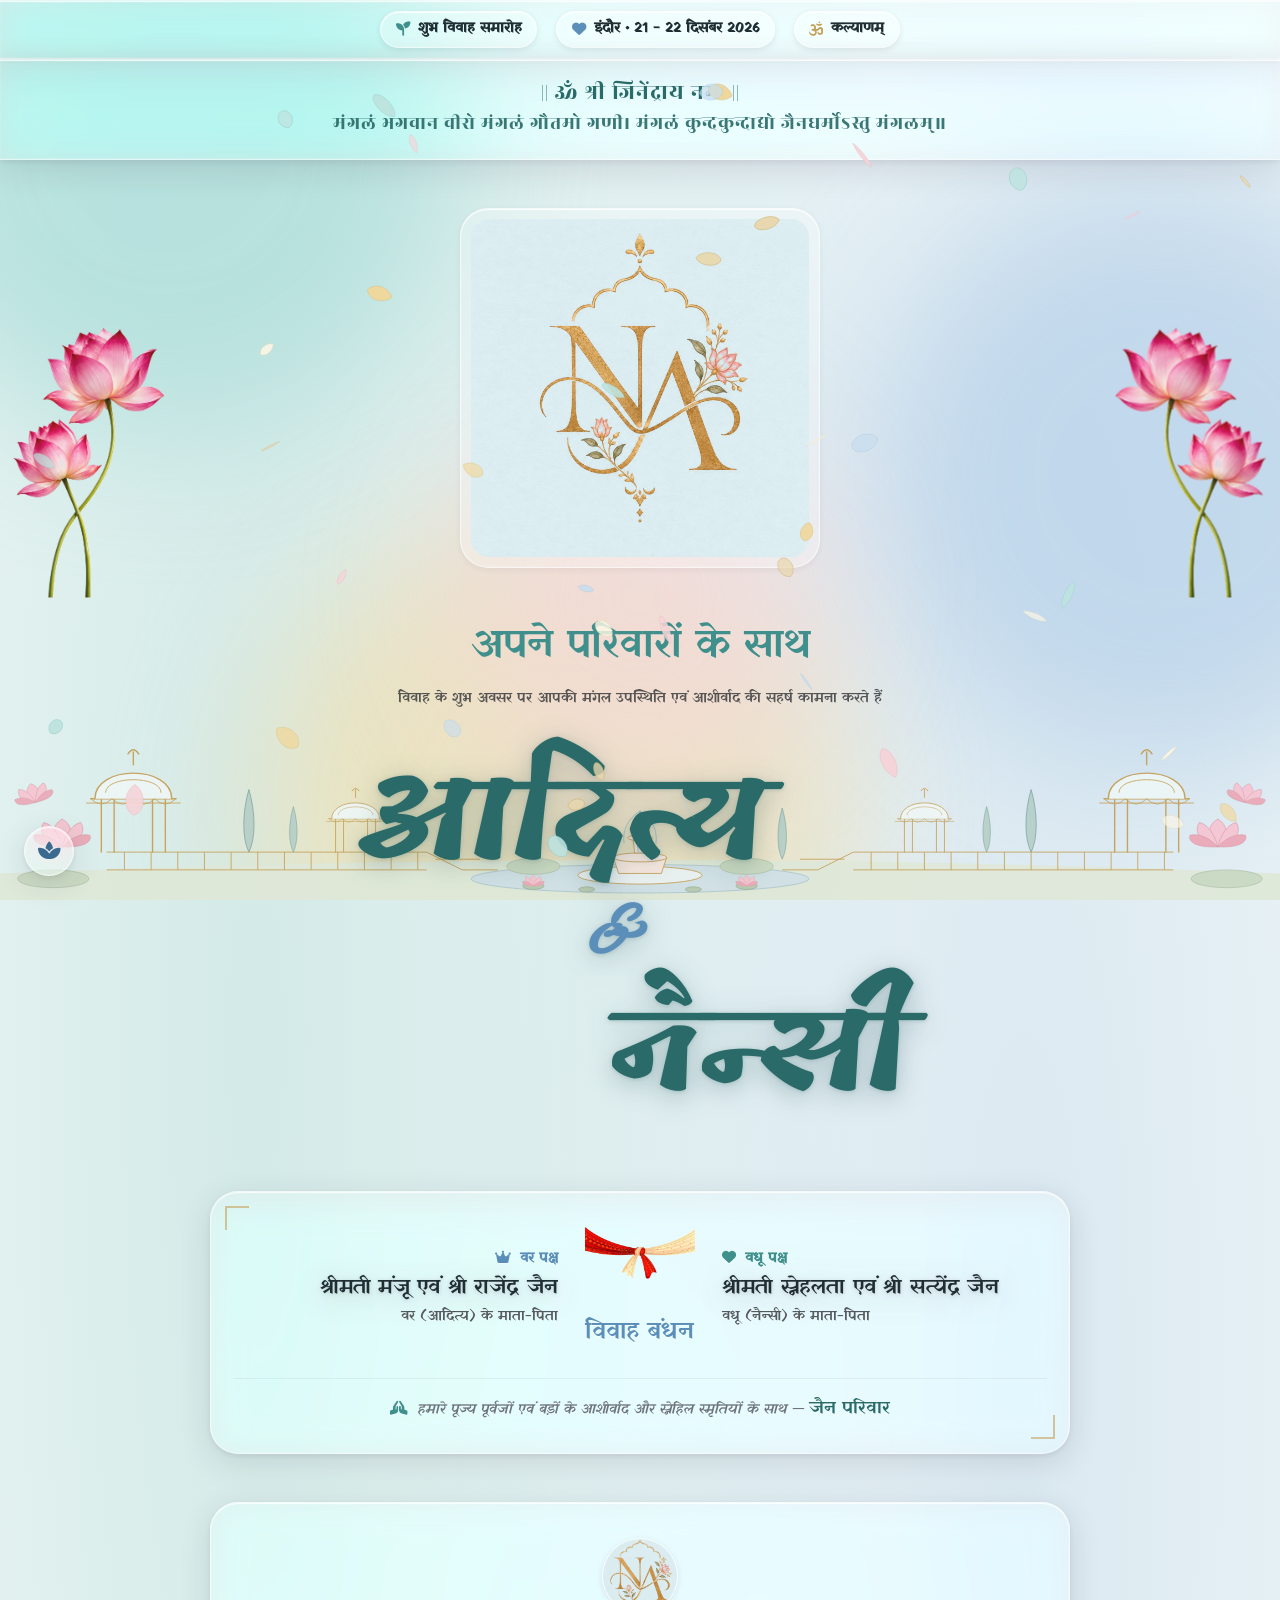
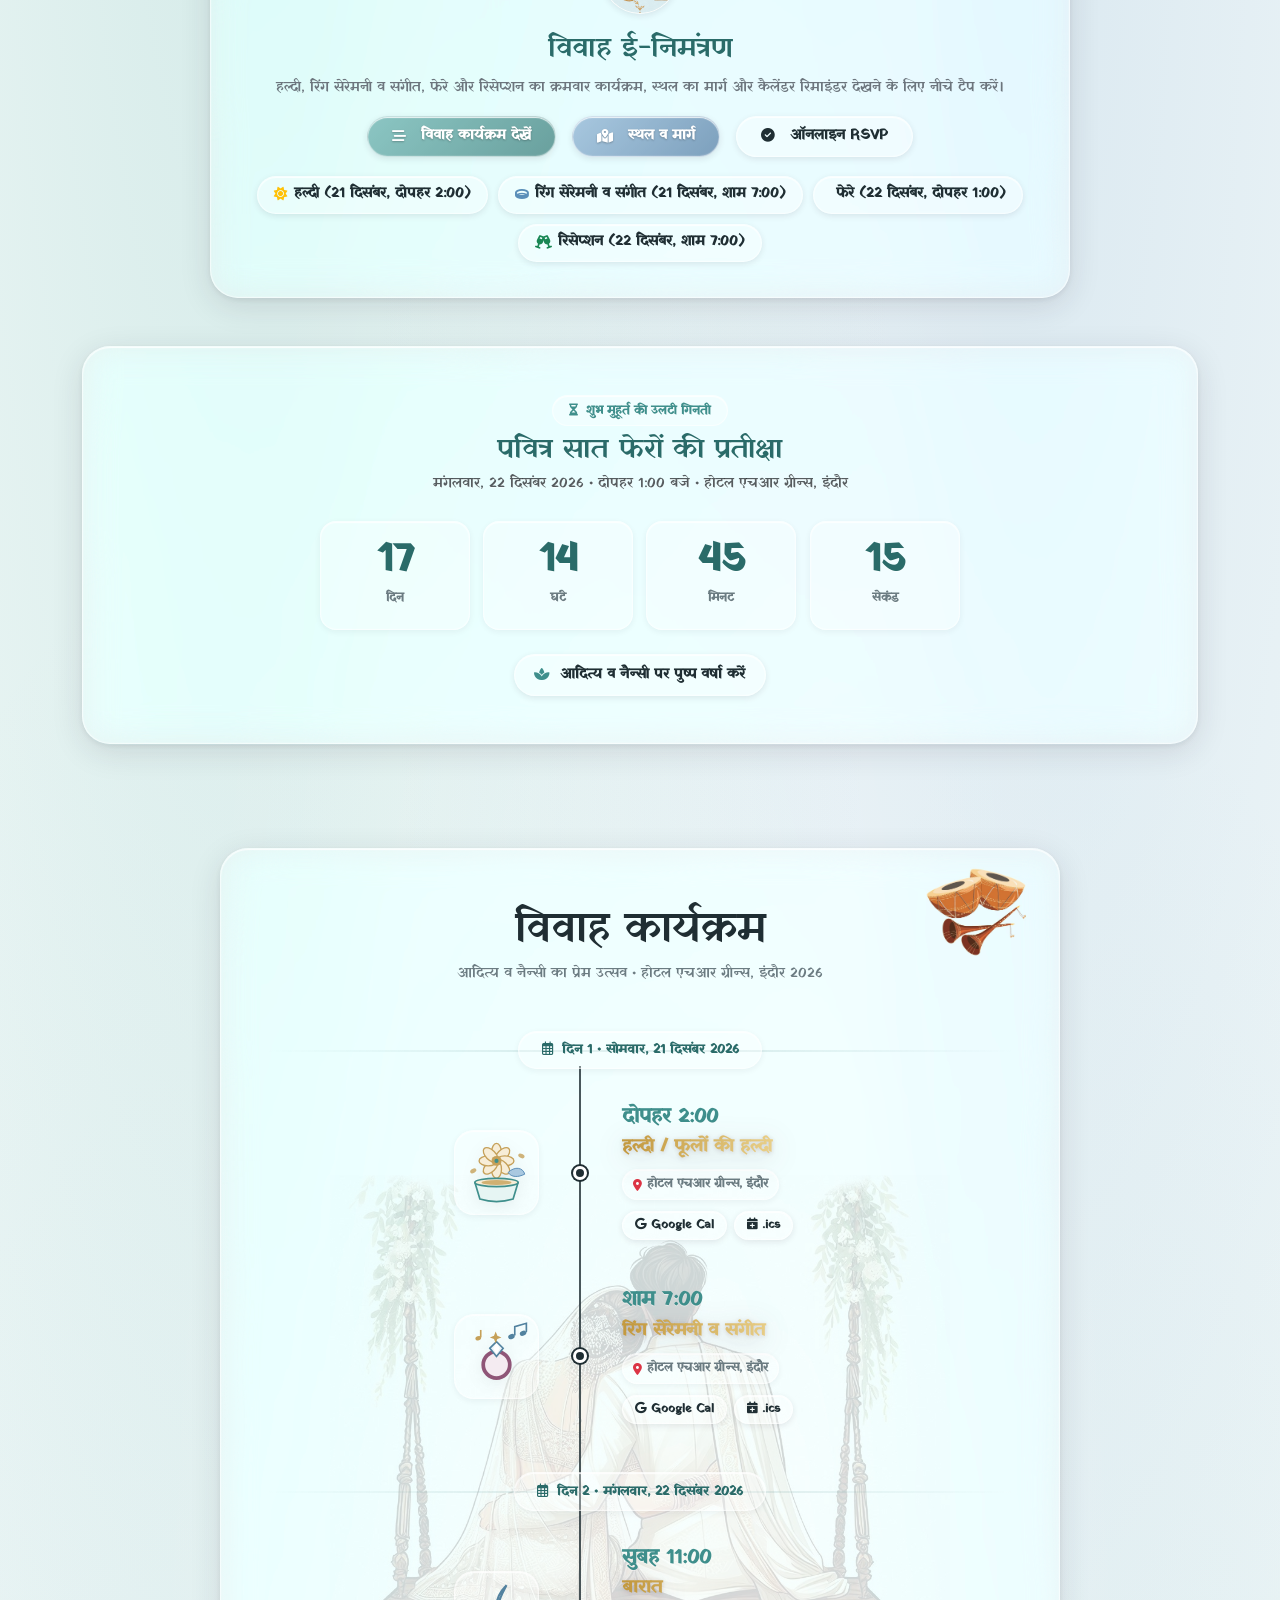
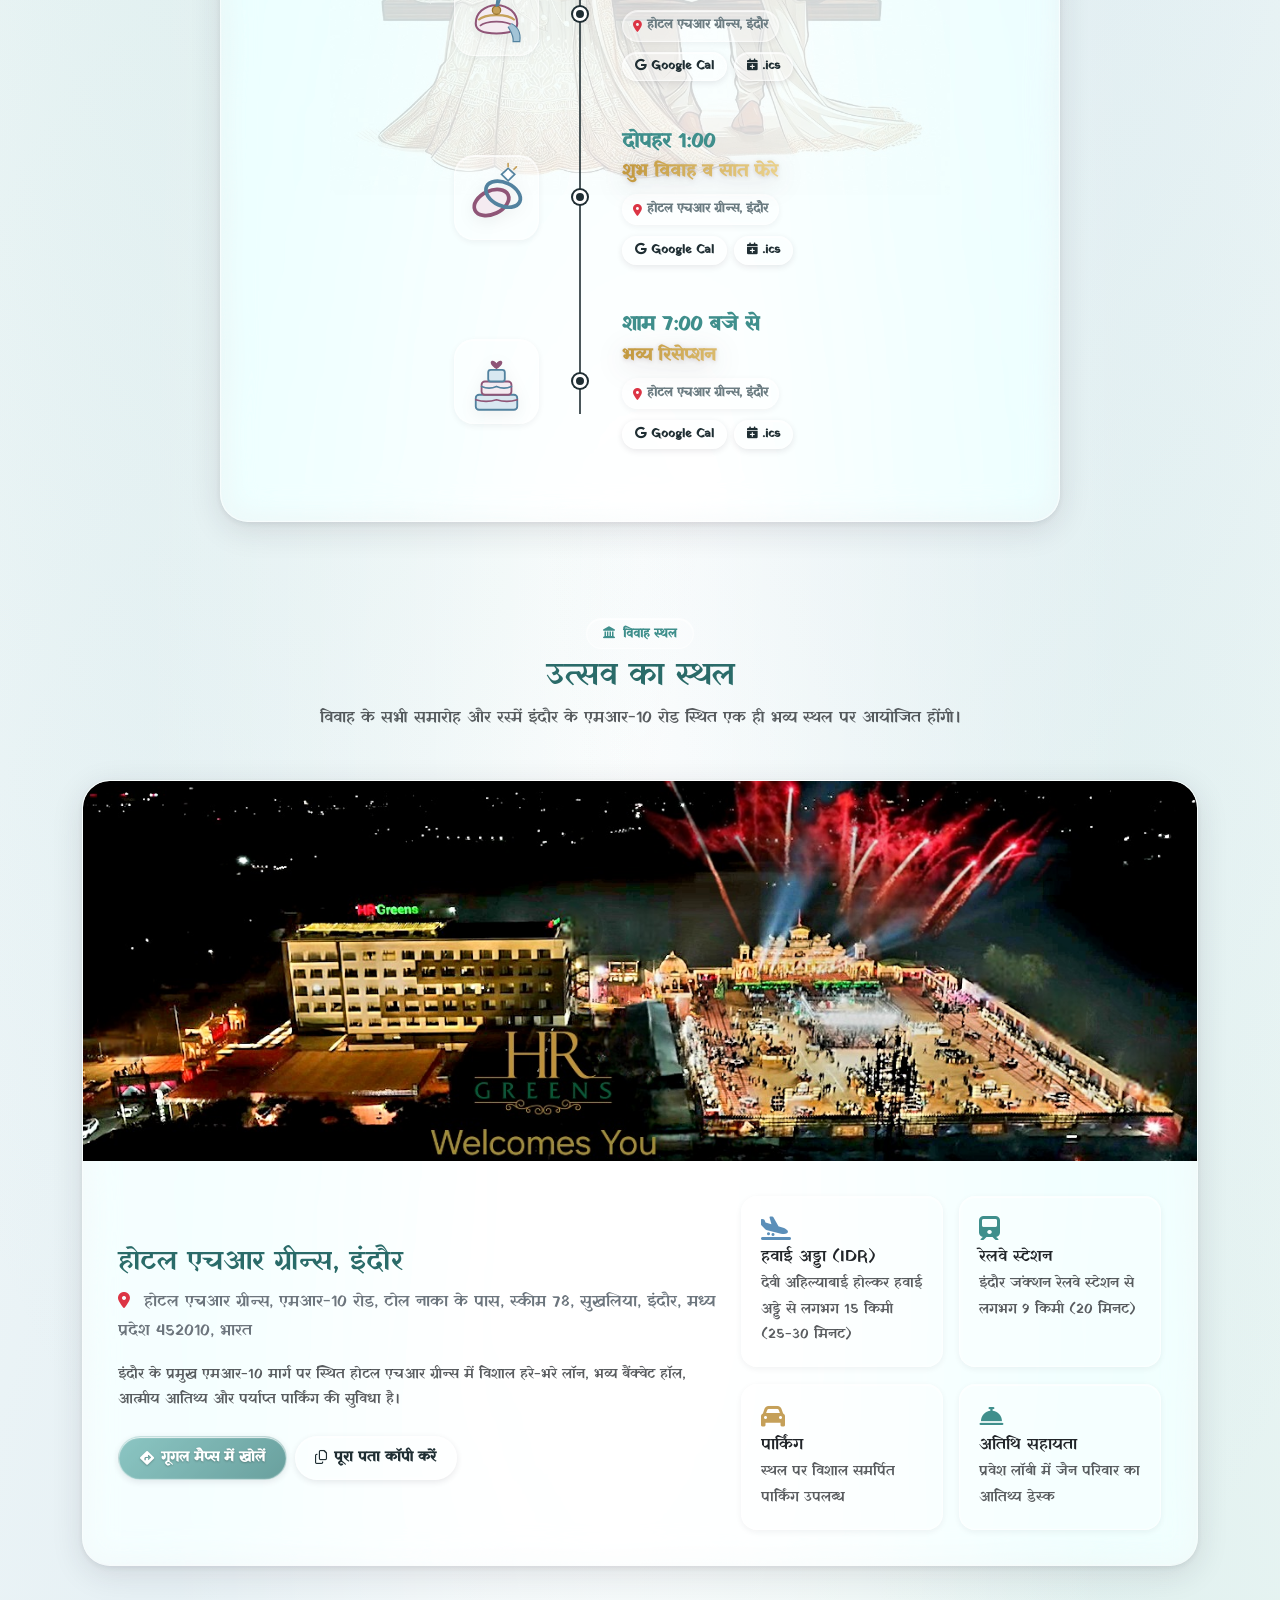
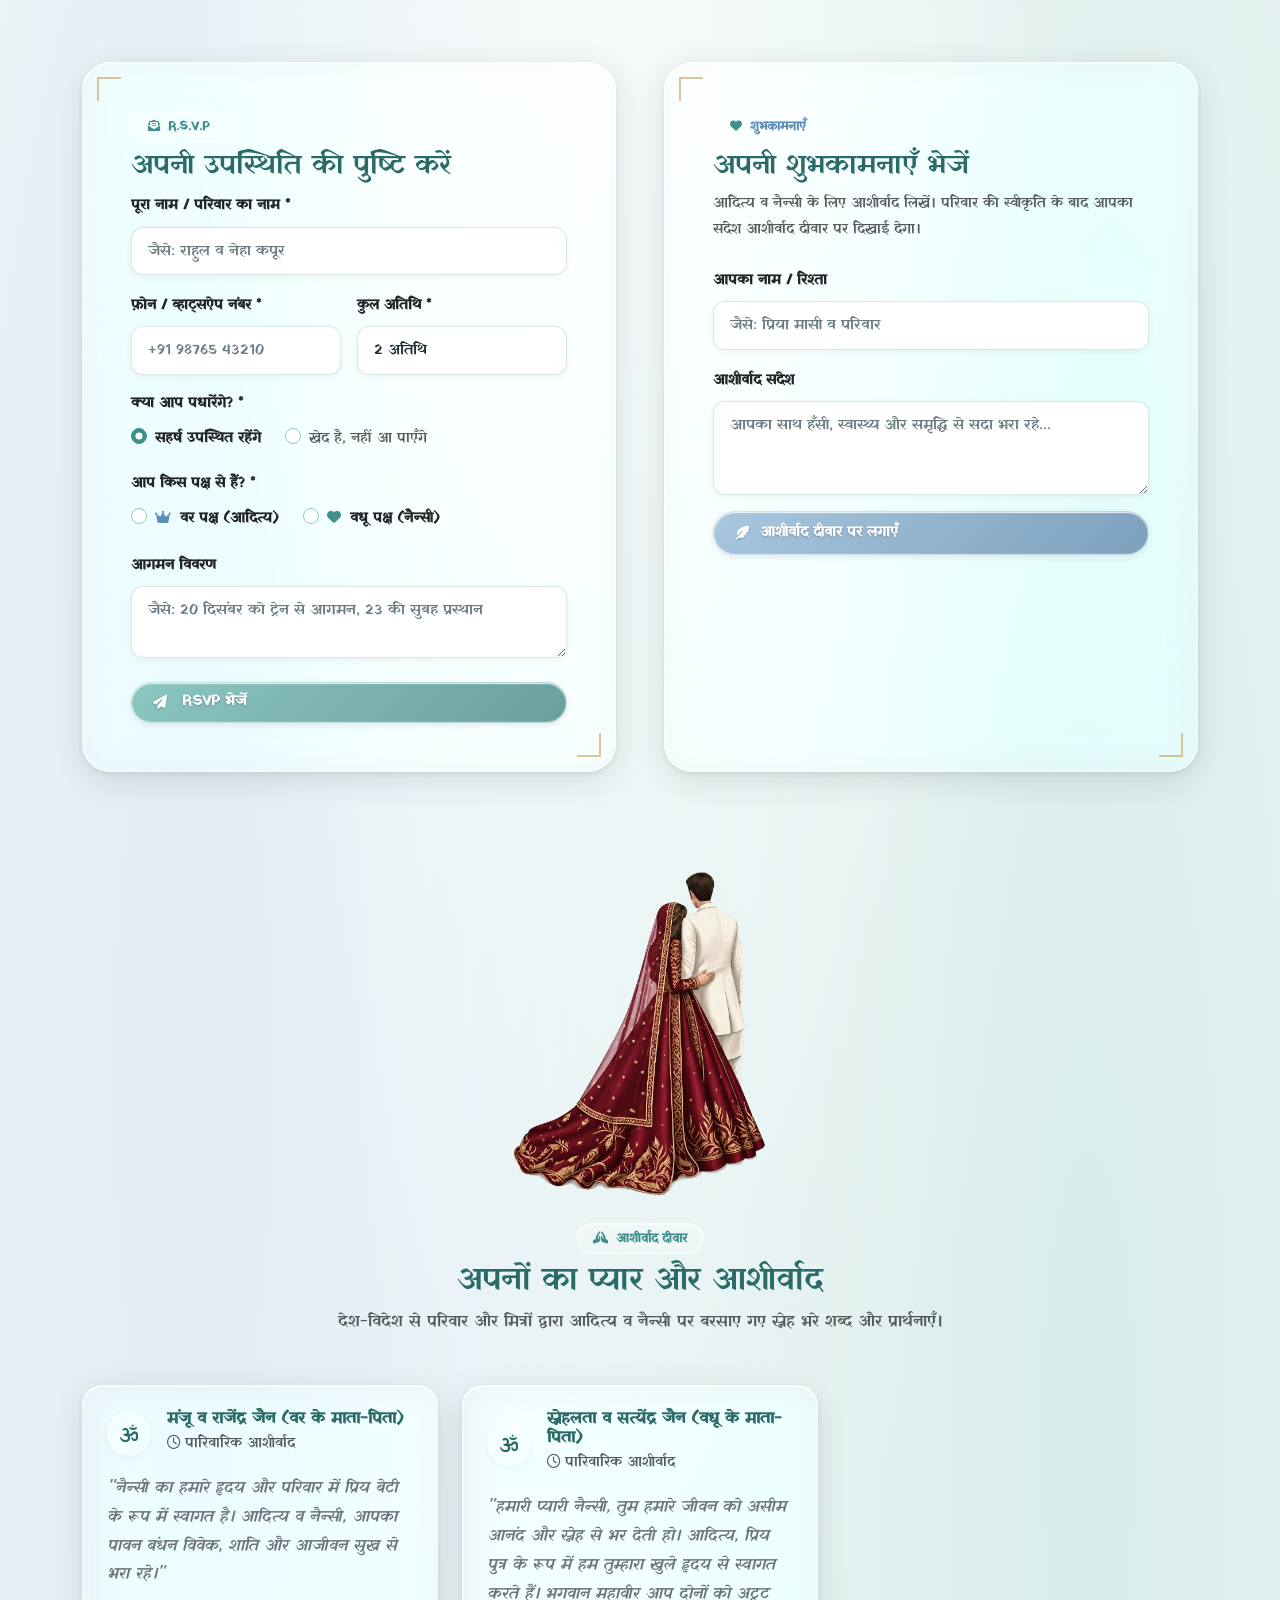
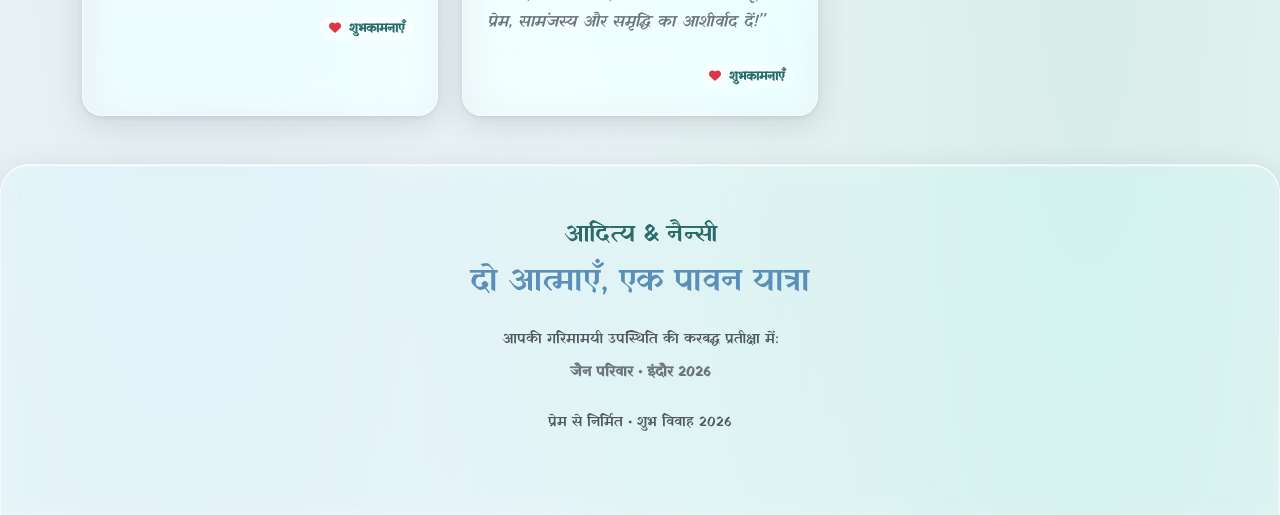
<file: indexminthindi.html>
<!DOCTYPE html>
<html lang="hi" data-theme="mint-hindi" class="glass-theme">

<head>
    <meta charset="UTF-8">
    <meta name="viewport" content="width=device-width, initial-scale=1.0">
    <title>शुभ विवाह | आदित्य &amp; नैन्सी - विवाह समारोह</title>
    <meta name="description"
        content="You are cordially invited to celebrate the wedding of आदित्य &amp; नैन्सी. Haldi, रिंग सेरेमनी व संगीत, Phere, and Reception at होटल एचआर ग्रीन्स, इंदौर.">

    <!-- Bootstrap 5.3 CSS -->
    <link href="https://cdn.jsdelivr.net/npm/bootstrap@5.3.3/dist/css/bootstrap.min.css" rel="stylesheet"
        integrity="sha384-QWTKZyjpPEjISv5WaRU9OFeRpok6YctnYmDr5pNlyT2bRjXh0JMhjY6hW+ALEwIH" crossorigin="anonymous">

    <!-- Font Awesome Icons -->
    <link rel="stylesheet" href="https://cdnjs.cloudflare.com/ajax/libs/font-awesome/6.5.1/css/all.min.css"
        integrity="sha384-t1nt8BQoYMLFN5p42tRAtuAAFQaCQODekUVeKKZrEnEyp4H2R0RHFz0KWpmj7i8g" crossorigin="anonymous">

    <!-- Google Fonts: Royal Serifs, Sanskrit-friendly and Elegant Scripts -->
    <link rel="preconnect" href="https://fonts.googleapis.com">
    <link rel="preconnect" href="https://fonts.gstatic.com" crossorigin>
    <link
        href="https://fonts.googleapis.com/css2?family=Cinzel+Decorative:wght@700;900&family=Cinzel:wght@500;700;800&family=Great+Vibes&family=Luxurious+Script&family=Noto+Sans+Devanagari:wght@400;500;600;700&family=Noto+Serif+Devanagari:wght@400;600&family=Tillana:wght@400;600;700&family=Yatra+One&family=Kalam:wght@400;700&family=Outfit:wght@300;400;500;600;700&family=Playfair+Display:ital,wght@0,500;0,700;1,400&family=Rozha+One&display=swap"
        rel="stylesheet">

    <!-- Custom Pastel Indian Wedding Stylesheet (Beige, Mauve, Powder Blue) -->
    <link rel="stylesheet" href="assets/css/style.css">

    <!-- Option 1 theme page: the mint and powder-blue palette with the illustrations from assets/illustrations -->
    <link rel="stylesheet" href="assets/css/theme-mint-illustrated.css">

    <!-- Liquid Glass design system -->
    <link rel="stylesheet" href="assets/css/glass.css">

    <!-- Devanagari type for the Hindi page (loaded last so it wins) -->
    <link rel="stylesheet" href="assets/css/hindi.css">
</head>

<body>

    <!-- Liquid Glass: refraction filter (Chromium) and the drifting colour blobs the glass shows through -->
    <svg width="0" height="0" style="position:absolute" aria-hidden="true" focusable="false">
        <filter id="liquid-glass" x="-10%" y="-10%" width="120%" height="120%" color-interpolation-filters="sRGB">
            <feTurbulence type="fractalNoise" baseFrequency="0.006 0.009" numOctaves="2" seed="7" result="noise" />
            <feDisplacementMap in="SourceGraphic" in2="noise" scale="12" xChannelSelector="R" yChannelSelector="G" />
        </filter>
    </svg>
    <div class="glass-blobs" aria-hidden="true"><span></span><span></span><span></span><span></span></div>


    <!-- थीम imagery fixed to the viewport: lotuses at the bottom left.
         The JPGs have white backgrounds; mix-blend-mode: multiply lets the page wash show through them. -->
    <img class="il-lotus il-lotus--left" src="assets/illustrations/lotus.png" alt="" aria-hidden="true">
    <img class="il-lotus il-lotus--right" src="assets/illustrations/lotus.png" alt="" aria-hidden="true">

    <!-- gold symbols for the garden strip -->
    <svg width="0" height="0" style="position:absolute" aria-hidden="true" focusable="false">
        <defs>
            <linearGradient id="bgGold" x1="0" y1="0" x2="1" y2="1">
                <stop offset="0" stop-color="#e6d2a6" />
                <stop offset="0.5" stop-color="#c5a059" />
                <stop offset="1" stop-color="#ead9b2" />
            </linearGradient>
            <g id="bgLotus" fill="#f4c6d1" stroke="#d99aa8" stroke-width="0.6">
                <path d="M0 0 C-8 -5 -11 -18 0 -24 C11 -18 8 -5 0 0Z" />
                <path d="M0 0 C-15 -3 -21 -13 -16 -21 C-7 -19 -2 -8 0 0Z" />
                <path d="M0 0 C15 -3 21 -13 16 -21 C7 -19 2 -8 0 0Z" />
                <path d="M0 0 C-20 1 -26 -5 -24 -10 C-13 -12 -5 -5 0 0Z" fill="#eaa9b8" />
                <path d="M0 0 C20 1 26 -5 24 -10 C13 -12 5 -5 0 0Z" fill="#eaa9b8" />
            </g>
            <g id="bgChhatri" fill="none" stroke="#c5a059" stroke-width="1.3" stroke-linecap="round">
                <path d="M-30 0 V-50 M30 0 V-50 M-18 0 V-50 M18 0 V-50" />
                <path d="M-40 -50 H40" />
                <path d="M-36 -50 C-36 -82 36 -82 36 -50" fill="#eef6f5" />
                <path d="M-26 -56 C-26 -72 26 -72 26 -56" stroke-width="0.8" />
                <path d="M0 -82 V-94 M-5 -92 Q0 -100 5 -92" />
                <path d="M-44 -46 H44" stroke-width="0.8" />
                <path d="M-40 -50 Q-30 -40 -20 -50 Q-10 -40 0 -50 Q10 -40 20 -50 Q30 -40 40 -50" stroke-width="0.8" />
            </g>
            <path id="bgCypress" d="M0 0 C-7 -14 -7 -40 0 -64 C7 -40 7 -14 0 0Z" fill="#b7cfc9" stroke="#6f9a93" stroke-width="0.7" />
        </defs>
    </svg>

    <!-- The palace garden from the card: chhatris at the corners, a balustrade, cypresses, a fountain -->
    <svg class="bg-garden" viewBox="0 0 1440 260" preserveAspectRatio="xMidYMax meet" aria-hidden="true" focusable="false">
        <!-- lawn and pond -->
        <path d="M0 230 Q720 200 1440 230 V260 H0Z" fill="#dfe8d8" />
        <ellipse cx="720" cy="236" rx="190" ry="16" fill="#cfe0e6" stroke="#9fbfc9" stroke-width="0.8" />
        <!-- balustrades and steps -->
        <g stroke="#c5a059" stroke-width="1" fill="none">
            <path d="M120 206 H480 M120 226 H480 M960 206 H1320 M960 226 H1320" />
            <path d="M140 206 V226 M170 206 V226 M200 206 V226 M230 206 V226 M260 206 V226 M290 206 V226 M320 206 V226 M350 206 V226 M380 206 V226 M410 206 V226 M440 206 V226 M470 206 V226" />
            <path d="M980 206 V226 M1010 206 V226 M1040 206 V226 M1070 206 V226 M1100 206 V226 M1130 206 V226 M1160 206 V226 M1190 206 V226 M1220 206 V226 M1250 206 V226 M1280 206 V226 M1310 206 V226" />
            <path d="M480 206 L520 226 H560 M960 206 L920 226 H880 M490 214 H540 M950 214 H900" />
        </g>
        <!-- chhatris -->
        <use href="#bgChhatri" transform="translate(150 206) scale(1.2)" />
        <use href="#bgChhatri" transform="translate(1290 206) scale(1.2)" />
        <use href="#bgChhatri" transform="translate(400 206) scale(0.75)" />
        <use href="#bgChhatri" transform="translate(1040 206) scale(0.75)" />
        <!-- cypresses and hedges -->
        <use href="#bgCypress" transform="translate(280 206) scale(1.1)" />
        <use href="#bgCypress" transform="translate(330 206) scale(0.8)" />
        <use href="#bgCypress" transform="translate(560 214) scale(0.9)" />
        <use href="#bgCypress" transform="translate(880 214) scale(0.9)" />
        <use href="#bgCypress" transform="translate(1110 206) scale(0.8)" />
        <use href="#bgCypress" transform="translate(1160 206) scale(1.1)" />
        <g fill="#c9d8c1" stroke="#9fb49a" stroke-width="0.6">
            <ellipse cx="600" cy="222" rx="30" ry="9" /><ellipse cx="840" cy="222" rx="30" ry="9" />
            <ellipse cx="60" cy="236" rx="40" ry="10" /><ellipse cx="1380" cy="236" rx="40" ry="10" />
        </g>
        <!-- fountain -->
        <g stroke="#c5a059" stroke-width="1" fill="#f9e9e2">
            <ellipse cx="720" cy="232" rx="70" ry="10" fill="#e9f1f3" />
            <path d="M690 212 H750 L744 230 H696Z" />
            <ellipse cx="720" cy="212" rx="30" ry="5" />
            <path d="M712 190 H728 L726 207 H714Z" />
            <ellipse cx="720" cy="190" rx="14" ry="3" />
            <path d="M720 160 V186" stroke-width="1.4" />
        </g>
        <g stroke="#9fbfc9" stroke-width="1" fill="none" stroke-linecap="round">
            <path d="M720 160 C706 168 700 182 702 196 M720 160 C734 168 740 182 738 196 M720 160 C716 176 716 188 718 206 M720 160 C724 176 724 188 722 206" />
        </g>
        <!-- lotus pads and blooms on the pond -->
        <g fill="#b7c9b1" stroke="#7c9879" stroke-width="0.5">
            <ellipse cx="600" cy="244" rx="12" ry="4" /><ellipse cx="840" cy="244" rx="12" ry="4" /><ellipse cx="660" cy="248" rx="9" ry="3" /><ellipse cx="780" cy="248" rx="9" ry="3" />
        </g>
        <use href="#bgLotus" transform="translate(600 244) scale(0.5)" />
        <use href="#bgLotus" transform="translate(840 244) scale(0.5)" />
        <!-- flower sprays in the lower corners -->
        <use href="#bgLotus" transform="translate(70 200) scale(1.3)" />
        <use href="#bgLotus" transform="translate(40 150) scale(0.9) rotate(-15)" />
        <use href="#bgLotus" transform="translate(1370 200) scale(1.3)" />
        <use href="#bgLotus" transform="translate(1400 150) scale(0.9) rotate(15)" />
    </svg>


    <!-- Canvas for Floating Pastel Petals (Powder Blue, Mauve & Jasmine) -->
    <canvas id="petalsCanvas"
        style="position: fixed; top: 0; left: 0; width: 100vw; height: 100vh; pointer-events: none; z-index: 99;"></canvas>

    <!-- Top Pastel Floral Header -->
    <header class="pastel-floral-header">
        <div class="floral-badge-pill">
            <i class="fas fa-seedling text-mauve"></i>
            <span>शुभ विवाह समारोह</span>
        </div>
        <div class="floral-badge-pill">
            <i class="fas fa-heart text-powder-blue"></i>
            <span>इंदौर • 21 - 22 दिसंबर 2026</span>
        </div>
        <div class="floral-badge-pill">
            <i class="fas fa-om text-gold"></i>
            <span>कल्याणम्</span>
        </div>
    </header>

    <!-- Sanskrit & Prakrit Mangal Invocation Banner -->
    <section class="sanskrit-header-banner">
        <div class="container">
            <h5 class="sanskrit-title mb-1">
                <span class="d-block">|| ॐ श्री जिनेंद्राय नमः ||</span>
                <span class="d-block sanskrit-title-line2">मंगलं भगवान वीरो मंगलं गौतमो गणी। मंगलं कुन्दकुन्दाद्यो जैनधर्मोऽस्तु मंगलम्॥</span>
            </h5>
        </div>
    </section>

    <main>
        <!-- =========================================================================
             1. HERO SECTION - COUPLE & FAMILY ANNOUNCEMENT
             ========================================================================= -->
        <section class="hero-section">
            <div class="container position-relative">

                <!-- Couple Royal Framed Portrait in Pastel -->
                <div class="couple-portrait-box">
                    <img src="assets/images/logo-mint.jpg" alt="आदित्य व नैन्सी - इंदौर में विवाह समारोह"
                        class="img-fluid">
                </div>


                <!-- Invitation Tagline -->
                <p class="font-script fs-1 text-mauve mb-1">अपने परिवारों के साथ</p>
                <p class="text-muted text-uppercase letter-spacing-2 small mb-2">
                    विवाह के शुभ अवसर पर आपकी मंगल उपस्थिति एवं आशीर्वाद की सहर्ष कामना करते हैं
                </p>

                <!-- Bride & Groom Names -->
                <h1 class="names-main-title">
                    <span class="d-inline-block">आदित्य</span>
                    <span class="ampersand-pastel">&</span>
                    <span class="d-inline-block">नैन्सी</span>
                </h1>

                <!-- Parents & Family Honor Card -->
                <div class="parents-pastel-card ornate-corners">
                    <div class="row g-4 align-items-center">

                        <!-- Groom's Parents -->
                        <div class="col-md-5 text-center text-md-end">
                            <span class="parivaar-role text-powder-blue d-block mb-1">
                                <i class="fas fa-crown me-1"></i> वर पक्ष
                            </span>
                            <h4 class="parivaar-names">श्रीमती मंजू एवं श्री राजेंद्र जैन</h4>
                            <p class="small text-muted mb-0">वर (आदित्य) के माता-पिता</p>
                        </div>

                        <!-- Central Holy Knot Symbol -->
                        <div class="col-md-2 text-center my-2 my-md-0">
                            <img class="il-knot" src="assets/illustrations/knot.png" width="110" height="110" alt="The wedding knot: two cloths tied together">
                            <div class="small text-powder-blue mt-1 font-script fs-4">विवाह बंधन</div>
                        </div>

                        <!-- Bride's Parents -->
                        <div class="col-md-5 text-center text-md-start">
                            <span class="parivaar-role text-mauve d-block mb-1">
                                <i class="fas fa-heart me-1"></i> वधू पक्ष
                            </span>
                            <h4 class="parivaar-names">श्रीमती स्नेहलता एवं श्री सत्येंद्र जैन</h4>
                            <p class="small text-muted mb-0">वधू (नैन्सी) के माता-पिता</p>
                        </div>

                    </div>

                    <!-- Heavenly Blessings of Elders -->
                    <div class="border-top border-secondary border-opacity-10 mt-4 pt-3 text-center">
                        <small class="text-secondary font-serif fst-italic">
                            <i class="fas fa-praying-hands text-mauve me-1"></i>
                            हमारे पूज्य पूर्वजों एवं बड़ों के आशीर्वाद और स्नेहिल स्मृतियों के साथ —
                            <strong class="parivaar-name">जैन परिवार</strong>
                        </small>
                    </div>
                </div>

                <!-- =========================================================================
                     2. INTERACTIVE ROYAL SHAHI FARMAN / E-INVITE UNVEIL BANNER
                     ========================================================================= -->
                <div class="shahi-farman-wrapper text-center mt-5">
                    <div id="waxSealBtn" class="wax-seal-pastel wax-seal-logo" title="कार्यक्रम देखने के लिए क्लिक करें">
                        <img src="assets/images/logo-mint.jpg" width="76" height="76" alt="A & N monogram">
                    </div>

                    <h3 class="font-royal text-mauve-deep fs-3 mb-2">विवाह ई-निमंत्रण</h3>
                    <p class="text-secondary small max-w-600 mx-auto mb-3">
                        हल्दी, रिंग सेरेमनी व संगीत, फेरे और रिसेप्शन का क्रमवार कार्यक्रम, स्थल का मार्ग और कैलेंडर रिमाइंडर देखने के लिए नीचे टैप करें।
                    </p>

                    <div class="d-flex flex-wrap justify-content-center gap-3">
                        <button id="openInviteBtn" class="btn btn-mauve px-4 py-2">
                            <i class="fas fa-stream me-2"></i> विवाह कार्यक्रम देखें
                        </button>
                        <a href="#venue" class="btn btn-powder-blue px-4 py-2">
                            <i class="fas fa-map-marked-alt me-2"></i> स्थल व मार्ग
                        </a>
                        <a href="#rsvp" class="btn btn-pastel-outline px-4 py-2">
                            <i class="fas fa-check-circle me-2"></i> ऑनलाइन RSVP
                        </a>
                    </div>

                    <!-- Quick Ceremony Jump Pills -->
                    <div class="event-quick-pills">
                        <a href="#ev-haldi" class="quick-pill-btn"><i class="fas fa-sun text-warning"></i> हल्दी (21 दिसंबर, दोपहर 2:00)</a>
                        <a href="#ev-sangeet" class="quick-pill-btn"><i
                                class="fas fa-ring text-powder-blue"></i> रिंग सेरेमनी व संगीत (21 दिसंबर, शाम 7:00)</a>
                        <a href="#ev-phere" class="quick-pill-btn"><i
                                class="fas fa-rings-wedding text-mauve"></i> फेरे (22 दिसंबर, दोपहर 1:00)</a>
                        <a href="#ev-reception" class="quick-pill-btn"><i
                                class="fas fa-glass-cheers text-success"></i> रिसेप्शन (22 दिसंबर, शाम 7:00)</a>
                    </div>
                </div>

                <!-- =========================================================================
                     3. AUSPICIOUS WEDDING COUNTDOWN TIMER
                     ========================================================================= -->
                <div class="mt-5">
                    <div class="pastel-card p-4 p-md-5 max-w-860 mx-auto text-center">
                        <span class="badge bg-light text-mauve border px-3 py-2 text-uppercase letter-spacing-2">
                            <i class="fas fa-hourglass-half me-1"></i> शुभ मुहूर्त की उलटी गिनती
                        </span>
                        <h2 class="font-royal text-mauve-deep fs-3 mt-2 mb-1">पवित्र सात फेरों की प्रतीक्षा
                        </h2>
                        <p class="text-muted small">मंगलवार, 22 दिसंबर 2026 • दोपहर 1:00 बजे • होटल एचआर ग्रीन्स, इंदौर
                        </p>

                        <div id="countdownSection" class="countdown-grid">
                            <div class="countdown-box-pastel">
                                <span id="days" class="countdown-digit">00</span>
                                <span class="countdown-unit">दिन</span>
                            </div>
                            <div class="countdown-box-pastel">
                                <span id="hours" class="countdown-digit">00</span>
                                <span class="countdown-unit">घंटे</span>
                            </div>
                            <div class="countdown-box-pastel">
                                <span id="minutes" class="countdown-digit">00</span>
                                <span class="countdown-unit">मिनट</span>
                            </div>
                            <div class="countdown-box-pastel">
                                <span id="seconds" class="countdown-digit">00</span>
                                <span class="countdown-unit">सेकंड</span>
                            </div>
                        </div>

                        <div class="mt-4">
                            <button class="btn btn-pastel-outline" onclick="window.showerBlessings(75)">
                                <i class="fas fa-spa text-mauve me-1"></i> आदित्य व नैन्सी पर पुष्प वर्षा करें
                            </button>
                        </div>
                    </div>
                </div>

            </div>
        </section>

        <!-- =========================================================================
             4. WEDDING TIMELINE (SINGLE CONTAINER FORMAT AS REQUESTED)
             Clean, elegant vertical timeline with left-hand art, center line with nodes,
             and right-hand time, ceremony names, venues, and attire.
             ========================================================================= -->
        <section id="weddingTimeline" class="py-5">
            <div class="container">

                <!-- Single Card Container for Timeline -->
                <div class="timeline-single-card">

                    <!-- Main Header -->
                    <img class="il-shehnai" src="assets/illustrations/tabla shehnai.png" alt="" aria-hidden="true">
                    <img class="il-swing" src="assets/illustrations/couple1.png" alt="" aria-hidden="true">
                    <h2 class="timeline-main-title">विवाह कार्यक्रम</h2>
                    <p class="timeline-main-subtitle">
                        आदित्य व नैन्सी का प्रेम उत्सव • होटल एचआर ग्रीन्स, इंदौर 2026
                    </p>

                    <div class="timeline-vertical-flow">

                        <!-- ---------------- DAY 1 DIVIDER ---------------- -->
                        <div class="timeline-day-divider">
                            <span class="timeline-day-badge">
                                <i class="far fa-calendar-alt me-1"></i> दिन 1 • सोमवार, 21 दिसंबर 2026
                            </span>
                        </div>

                        <!-- EVENT 1: HALDI & PHOOLON KI HOLI -->
                        <div class="timeline-event-row" id="ev-haldi">
                            <!-- Left Illustration -->
                            <div class="timeline-left-art">
                                <div class="timeline-art-box" title="Haldi & Floral Petals">
                                    <svg viewBox="0 0 100 100" fill="none" xmlns="http://www.w3.org/2000/svg">
                                        <!-- Haldi bowl: a soft marigold in the theme's gold and accent tones, a turmeric bowl beneath -->
                                        <g style="fill: var(--gold-light); stroke: var(--gold-accent);" stroke-width="1.6">
                                            <ellipse cx="50" cy="26" rx="6" ry="11" />
                                            <ellipse cx="50" cy="26" rx="6" ry="11" transform="rotate(45 50 36)" />
                                            <ellipse cx="50" cy="26" rx="6" ry="11" transform="rotate(90 50 36)" />
                                            <ellipse cx="50" cy="26" rx="6" ry="11" transform="rotate(135 50 36)" />
                                            <ellipse cx="50" cy="26" rx="6" ry="11" transform="rotate(180 50 36)" />
                                            <ellipse cx="50" cy="26" rx="6" ry="11" transform="rotate(225 50 36)" />
                                            <ellipse cx="50" cy="26" rx="6" ry="11" transform="rotate(270 50 36)" />
                                            <ellipse cx="50" cy="26" rx="6" ry="11" transform="rotate(315 50 36)" />
                                        </g>
                                        <circle cx="50" cy="36" r="6" style="fill: var(--gold-accent);" />
                                        <circle cx="50" cy="36" r="2.5" style="fill: var(--mauve-primary);" />
                                        <!-- bowl -->
                                        <path d="M24 62 H76 L70 82 Q50 88 30 82 Z" style="fill: var(--mauve-soft); stroke: var(--mauve-primary);" stroke-width="2" />
                                        <ellipse cx="50" cy="62" rx="26" ry="5" style="fill: var(--gold-light); stroke: var(--mauve-primary);" stroke-width="2" />
                                        <ellipse cx="50" cy="62" rx="18" ry="3" style="fill: var(--gold-accent);" opacity="0.8" />
                                        <!-- a leaf and two loose petals -->
                                        <path d="M64 50 C72 42 82 44 84 52 C76 56 68 56 64 50Z" style="fill: var(--powder-blue-light); stroke: var(--powder-blue-primary);" stroke-width="1.2" />
                                        <ellipse cx="22" cy="48" rx="4" ry="2.5" transform="rotate(-30 22 48)" style="fill: var(--gold-accent);" opacity="0.8" />
                                        <ellipse cx="80" cy="30" rx="4" ry="2.5" transform="rotate(25 80 30)" style="fill: var(--gold-accent);" opacity="0.8" />
                                    </svg>
                                </div>
                            </div>
                            <!-- Central Node Dot -->
                            <div class="timeline-center-dot"></div>
                            <!-- Right Info -->
                            <div class="timeline-right-info">
                                <div class="timeline-time-label">दोपहर 2:00</div>
                                <div class="timeline-title-label">हल्दी / फूलों की हल्दी</div>
                                <div class="timeline-meta-wrap">
                                    <span class="timeline-badge-tag">
                                        <i class="fas fa-map-marker-alt text-danger"></i> होटल एचआर ग्रीन्स, इंदौर
                                    </span>
                                </div>
                                <div class="timeline-cal-action">
                                    <button class="btn-cal-mini" onclick="window.addEventToCalendar('haldi')">
                                        <i class="fab fa-google"></i> Google Cal
                                    </button>
                                    <button class="btn-cal-mini" onclick="window.downloadICS('haldi')">
                                        <i class="fas fa-calendar-plus"></i> .ics
                                    </button>
                                </div>
                            </div>
                        </div>

                        <!-- EVENT 2: RING CEREMONY & SANGEET -->
                        <div class="timeline-event-row" id="ev-sangeet">
                            <!-- Left Illustration (Engagement Ring & Music Notes) -->
                            <div class="timeline-left-art">
                                <div class="timeline-art-box" title="Ring Ceremony & Music">
                                    <svg viewBox="0 0 100 100" fill="none" xmlns="http://www.w3.org/2000/svg">
                                        <!-- Engagement ring with a diamond -->
                                        <circle cx="50" cy="60" r="16" stroke="#8F5577" stroke-width="4.5"
                                            fill="#F4EBF1" />
                                        <polygon points="42,40 50,32 58,40 50,50" fill="#EBF3F8" stroke="#52829F"
                                            stroke-width="2" />
                                        <polygon points="46,40 50,34 54,40 50,47" fill="#FFFFFF" />
                                        <!-- Musical notes floating -->
                                        <ellipse cx="68" cy="26" rx="4" ry="3" fill="#52829F"
                                            transform="rotate(-20 68 26)" />
                                        <path d="M72 24V14L86 10V20" stroke="#52829F" stroke-width="2"
                                            stroke-linecap="round" />
                                        <ellipse cx="82" cy="22" rx="4" ry="3" fill="#52829F"
                                            transform="rotate(-20 82 22)" />
                                        <ellipse cx="28" cy="28" rx="3.5" ry="2.5" fill="#C5A059"
                                            transform="rotate(-20 28 28)" />
                                        <path d="M31 27V18" stroke="#C5A059" stroke-width="2" />
                                        <!-- Sparkles -->
                                        <path d="M49 20L51 25L56 27L51 29L49 34L47 29L42 27L47 25L49 20Z"
                                            style="fill: var(--gold-accent);" />
                                    </svg>
                                </div>
                            </div>
                            <!-- Central Node Dot -->
                            <div class="timeline-center-dot"></div>
                            <!-- Right Info -->
                            <div class="timeline-right-info">
                                <div class="timeline-time-label">शाम 7:00</div>
                                <div class="timeline-title-label">रिंग सेरेमनी व संगीत</div>
                                <div class="timeline-meta-wrap">
                                    <span class="timeline-badge-tag">
                                        <i class="fas fa-map-marker-alt text-danger"></i> होटल एचआर ग्रीन्स, इंदौर
                                    </span>
                                </div>
                                <div class="timeline-cal-action">
                                    <button class="btn-cal-mini" onclick="window.addEventToCalendar('sangeet')">
                                        <i class="fab fa-google"></i> Google Cal
                                    </button>
                                    <button class="btn-cal-mini" onclick="window.downloadICS('sangeet')">
                                        <i class="fas fa-calendar-plus"></i> .ics
                                    </button>
                                </div>
                            </div>
                        </div>

                        <!-- ---------------- DAY 2 DIVIDER ---------------- -->
                        <div class="timeline-day-divider">
                            <span class="timeline-day-badge">
                                <i class="far fa-calendar-alt me-1"></i> दिन 2 • मंगलवार, 22 दिसंबर 2026
                            </span>
                        </div>

                        <!-- EVENT 3: BAARAT / PROCESSION -->
                        <div class="timeline-event-row" id="ev-baraat">
                            <!-- Left Illustration (Royal Safa / Dhol Welcome) -->
                            <div class="timeline-left-art">
                                <div class="timeline-art-box" title="Baraat Swagat">
                                    <svg viewBox="0 0 100 100" fill="none" xmlns="http://www.w3.org/2000/svg">
                                        <!-- Royal Turban Safa & Feather Kalgi -->
                                        <path
                                            d="M25 62C25 50 35 40 50 40C65 40 75 50 75 62C75 70 65 74 50 74C35 74 25 70 25 62Z"
                                            fill="#F4EBF1" stroke="#8F5577" stroke-width="2.5" />
                                        <path d="M28 58C36 50 64 50 72 58" stroke="#C5A059" stroke-width="2.5" />
                                        <path d="M30 65C38 58 62 58 70 65" stroke="#8F5577" stroke-width="2" />
                                        <!-- Brooch / Kalgi -->
                                        <circle cx="50" cy="46" r="5" fill="#C5A059" stroke="#98722B"
                                            stroke-width="1.5" />
                                        <path d="M50 41C50 28 58 20 62 16C58 24 54 30 52 40" stroke="#52829F"
                                            stroke-width="2.5" stroke-linecap="round" />
                                        <!-- Stole tail -->
                                        <path d="M68 62C74 65 80 72 78 84H70C71 76 66 70 64 66" fill="#A3C4D7"
                                            stroke="#52829F" stroke-width="1.5" />
                                    </svg>
                                </div>
                            </div>
                            <!-- Central Node Dot -->
                            <div class="timeline-center-dot"></div>
                            <!-- Right Info -->
                            <div class="timeline-right-info">
                                <div class="timeline-time-label">सुबह 11:00</div>
                                <div class="timeline-title-label">बारात</div>
                                <div class="timeline-meta-wrap">
                                    <span class="timeline-badge-tag">
                                        <i class="fas fa-map-marker-alt text-danger"></i> होटल एचआर ग्रीन्स, इंदौर
                                    </span>
                                </div>
                            <div class="timeline-cal-action">                                <button class="btn-cal-mini" onclick="window.addEventToCalendar('baraat')">                                    <i class="fab fa-google"></i> Google Cal                                </button>                                <button class="btn-cal-mini" onclick="window.downloadICS('baraat')">                                    <i class="fas fa-calendar-plus"></i> .ics                                </button>                            </div>                            </div>
                        </div>

                        <!-- EVENT 4: SHUBH VIVAH & SACRED PHERE -->
                        <div class="timeline-event-row" id="ev-phere">
                            <!-- Left Illustration (Interlocking Wedding Rings with Diamond - Like reference image!) -->
                            <div class="timeline-left-art">
                                <div class="timeline-art-box" title="Wedding Ceremony">
                                    <svg viewBox="0 0 100 100" fill="none" xmlns="http://www.w3.org/2000/svg">
                                        <!-- Interlocking Rings -->
                                        <!-- Ring 1 (Left, Pink/Mauve) -->
                                        <ellipse cx="44" cy="56" rx="22" ry="14" transform="rotate(-25 44 56)"
                                            stroke="#8F5577" stroke-width="4.5" fill="#F4EBF1" />
                                        <!-- Ring 2 (Right, Powder Blue/Gold) -->
                                        <ellipse cx="58" cy="46" rx="22" ry="14" transform="rotate(25 58 46)"
                                            stroke="#52829F" stroke-width="4.5" fill="none" />
                                        <!-- Diamond on Top -->
                                        <polygon points="56,22 64,15 72,22 64,30" fill="#EBF3F8" stroke="#52829F"
                                            stroke-width="2" />
                                        <polygon points="60,22 64,16 68,22 64,28" fill="#FFFFFF" />
                                        <line x1="64" y1="9" x2="64" y2="13" style="stroke: var(--gold-accent);" stroke-width="2"
                                            stroke-linecap="round" />
                                        <line x1="74" y1="13" x2="71" y2="16" style="stroke: var(--gold-accent);" stroke-width="2"
                                            stroke-linecap="round" />
                                    </svg>
                                </div>
                            </div>
                            <!-- Central Node Dot -->
                            <div class="timeline-center-dot"></div>
                            <!-- Right Info -->
                            <div class="timeline-right-info">
                                <div class="timeline-time-label">दोपहर 1:00</div>
                                <div class="timeline-title-label">शुभ विवाह व सात फेरे</div>
                                <div class="timeline-meta-wrap">
                                    <span class="timeline-badge-tag">
                                        <i class="fas fa-map-marker-alt text-danger"></i> होटल एचआर ग्रीन्स, इंदौर
                                    </span>
                                </div>
                                <div class="timeline-cal-action">
                                    <button class="btn-cal-mini" onclick="window.addEventToCalendar('phere')">
                                        <i class="fab fa-google"></i> Google Cal
                                    </button>
                                    <button class="btn-cal-mini" onclick="window.downloadICS('phere')">
                                        <i class="fas fa-calendar-plus"></i> .ics
                                    </button>
                                </div>
                            </div>
                        </div>

                        <!-- EVENT 5: THE GRAND ROYAL RECEPTION -->
                        <div class="timeline-event-row" id="ev-reception">
                            <!-- Left Illustration (Tiered Wedding Cake - Exactly like reference image!) -->
                            <div class="timeline-left-art">
                                <div class="timeline-art-box" title="Reception & Cake">
                                    <svg viewBox="0 0 100 100" fill="none" xmlns="http://www.w3.org/2000/svg">
                                        <!-- Bottom Cake Tier -->
                                        <rect x="25" y="66" width="50" height="18" rx="4" fill="#D9E8F1"
                                            stroke="#52829F" stroke-width="2.2" />
                                        <path d="M25 72Q37.5 76 50 72Q62.5 76 75 72" stroke="#8F5577" stroke-width="2"
                                            stroke-linecap="round" />
                                        <!-- Middle Cake Tier -->
                                        <rect x="32" y="50" width="36" height="16" rx="4" fill="#F4EBF1"
                                            stroke="#8F5577" stroke-width="2.2" />
                                        <path d="M32 56Q41 60 50 56Q59 60 68 56" stroke="#52829F" stroke-width="2"
                                            stroke-linecap="round" />
                                        <!-- Top Cake Tier -->
                                        <rect x="40" y="36" width="20" height="14" rx="3" fill="#D9E8F1"
                                            stroke="#52829F" stroke-width="2.2" />
                                        <!-- Heart Cake Topper -->
                                        <path
                                            d="M50 28C48 24 43 24 43 27C43 31 50 35 50 35C50 35 57 31 57 27C57 24 52 24 50 28Z"
                                            fill="#8F5577" />
                                    </svg>
                                </div>
                            </div>
                            <!-- Central Node Dot -->
                            <div class="timeline-center-dot"></div>
                            <!-- Right Info -->
                            <div class="timeline-right-info">
                                <div class="timeline-time-label">शाम 7:00 बजे से</div>
                                <div class="timeline-title-label">भव्य रिसेप्शन</div>
                                <div class="timeline-meta-wrap">
                                    <span class="timeline-badge-tag">
                                        <i class="fas fa-map-marker-alt text-danger"></i> होटल एचआर ग्रीन्स, इंदौर
                                    </span>
                                </div>
                                <div class="timeline-cal-action">
                                    <button class="btn-cal-mini" onclick="window.addEventToCalendar('reception')">
                                        <i class="fab fa-google"></i> Google Cal
                                    </button>
                                    <button class="btn-cal-mini" onclick="window.downloadICS('reception')">
                                        <i class="fas fa-calendar-plus"></i> .ics
                                    </button>
                                </div>
                            </div>
                        </div>

                    </div>
                </div>

            </div>
        </section>

        <!-- =========================================================================
             5. VENUE DETAILS AT ONE PLACE (PALACE SHOWCASE & LOGISTICS)
             ========================================================================= -->
        <section id="venue" class="py-5 bg-white border-top border-bottom">
            <div class="container">
                <div class="text-center mb-5">
                    <span class="badge bg-light text-mauve border px-3 py-2 text-uppercase letter-spacing-2">
                        <i class="fas fa-landmark me-1"></i> विवाह स्थल
                    </span>
                    <h2 class="font-royal text-mauve-deep fs-2 mt-2">उत्सव का स्थल</h2>
                    <p class="text-muted max-w-600 mx-auto">
                        विवाह के सभी समारोह और रस्में इंदौर के एमआर-10 रोड स्थित एक ही भव्य स्थल पर आयोजित होंगी।
                    </p>
                </div>

                <div class="venue-showcase-pastel">
                    <div class="venue-pastel-img-wrap">
                        <img src="assets/images/venue.jpg" alt="होटल एचआर ग्रीन्स, इंदौर — विवाह स्थल">
                    </div>

                    <div class="venue-pastel-details">
                        <div class="row g-4 align-items-center">

                            <div class="col-lg-7">
                                <h3 class="font-royal text-mauve-deep fs-3 mb-2">होटल एचआर ग्रीन्स, इंदौर</h3>
                                <p class="text-secondary mb-3">
                                    <i class="fas fa-map-marker-alt text-danger me-2"></i>
                                    होटल एचआर ग्रीन्स, एमआर-10 रोड, टोल नाका के पास, स्कीम 78, सुखलिया, इंदौर, मध्य प्रदेश 452010, भारत
                                </p>
                                <p class="text-muted small mb-4">
                                    इंदौर के प्रमुख एमआर-10 मार्ग पर स्थित होटल एचआर ग्रीन्स में विशाल हरे-भरे लॉन, भव्य बैंक्वेट हॉल, आत्मीय आतिथ्य और पर्याप्त पार्किंग की सुविधा है।
                                </p>

                                <div class="d-flex flex-wrap gap-2">
                                    <a href="https://maps.app.goo.gl/BKoSPSNK9DEDNnwh8" target="_blank"
                                        class="btn btn-mauve">
                                        <i class="fas fa-directions"></i> गूगल मैप्स में खोलें
                                    </a>
                                    <button id="copyAddressBtn" class="btn btn-pastel-outline">
                                        <i class="far fa-copy"></i> पूरा पता कॉपी करें
                                    </button>
                                </div>
                            </div>

                            <div class="col-lg-5">
                                <div class="row g-3">
                                    <div class="col-sm-6">
                                        <div class="logistics-card-pastel">
                                            <i class="fas fa-plane-arrival text-powder-blue fs-4 mb-2"></i>
                                            <h6 class="text-dark mb-1">हवाई अड्डा (IDR)</h6>
                                            <p class="small text-muted mb-0">देवी अहिल्याबाई होल्कर हवाई अड्डे से लगभग 15 किमी (25-30 मिनट)</p>
                                        </div>
                                    </div>
                                    <div class="col-sm-6">
                                        <div class="logistics-card-pastel">
                                            <i class="fas fa-train text-mauve fs-4 mb-2"></i>
                                            <h6 class="text-dark mb-1">रेलवे स्टेशन</h6>
                                            <p class="small text-muted mb-0">इंदौर जंक्शन रेलवे स्टेशन से लगभग 9 किमी (20 मिनट)</p>
                                        </div>
                                    </div>
                                    <div class="col-sm-6">
                                        <div class="logistics-card-pastel">
                                            <i class="fas fa-car text-gold fs-4 mb-2"></i>
                                            <h6 class="text-dark mb-1">पार्किंग</h6>
                                            <p class="small text-muted mb-0">स्थल पर विशाल समर्पित पार्किंग उपलब्ध</p>
                                        </div>
                                    </div>
                                    <div class="col-sm-6">
                                        <div class="logistics-card-pastel">
                                            <i class="fas fa-concierge-bell text-mauve fs-4 mb-2"></i>
                                            <h6 class="text-dark mb-1">अतिथि सहायता</h6>
                                            <p class="small text-muted mb-0">प्रवेश लॉबी में जैन परिवार का आतिथ्य डेस्क</p>
                                        </div>
                                    </div>
                                </div>
                            </div>

                        </div>
                    </div>
                </div>

            </div>
        </section>

        <!-- =========================================================================
             6. INTERACTIVE RSVP FORM & BLESSINGS
             ========================================================================= -->
        <section id="rsvp" class="py-5">
            <div class="container">
                <div class="row g-5">

                    <!-- Left: Interactive RSVP Form -->
                    <div class="col-lg-6">
                        <div class="pastel-card p-4 p-md-5 ornate-corners h-100">
                            <span
                                class="badge bg-light text-mauve border px-3 py-2 text-uppercase letter-spacing-2 mb-2">
                                <i class="fas fa-envelope-open-text me-1"></i> R.S.V.P
                            </span>
                            <h2 class="font-royal text-mauve-deep fs-3 mb-2">अपनी उपस्थिति की पुष्टि करें</h2>

                            <form id="weddingRsvpForm">
                                <div class="mb-3">
                                    <label class="form-label text-dark small fw-semibold">पूरा नाम / परिवार का नाम *</label>
                                    <input type="text" id="guestName" class="form-control" maxlength="120"
                                        placeholder="जैसे: राहुल व नेहा कपूर" required>
                                </div>

                                <div class="row g-3 mb-3">
                                    <div class="col-md-6">
                                        <label class="form-label text-dark small fw-semibold">फ़ोन / व्हाट्सऐप नंबर *</label>
                                        <input type="tel" id="guestPhone" class="form-control" maxlength="20"
                                            placeholder="+91 98765 43210" required>
                                    </div>
                                    <div class="col-md-6">
                                        <label class="form-label text-dark small fw-semibold">कुल अतिथि *</label>
                                        <select id="guestCount" class="form-select">
                                            <option value="1">1 अतिथि</option>
                                            <option value="2" selected>2 अतिथि</option>
                                            <option value="3">3 अतिथि</option>
                                            <option value="4">4 अतिथि</option>
                                            <option value="5+">5+ (परिवार/समूह)</option>
                                        </select>
                                    </div>
                                </div>

                                <!-- Attendance Radio -->
                                <div class="mb-3">
                                    <label class="form-label text-dark small fw-semibold d-block">क्या आप पधारेंगे? *</label>
                                    <div class="d-flex gap-4">
                                        <div class="form-check">
                                            <input class="form-check-input" type="radio" name="attendance"
                                                id="attendingYes" value="Attending with Joy" checked>
                                            <label class="form-check-label text-dark small fw-semibold"
                                                for="attendingYes">
                                                सहर्ष उपस्थित रहेंगे
                                            </label>
                                        </div>
                                        <div class="form-check">
                                            <input class="form-check-input" type="radio" name="attendance"
                                                id="attendingNo" value="Regretfully Declining">
                                            <label class="form-check-label text-muted small" for="attendingNo">
                                                खेद है, नहीं आ पाएँगे
                                            </label>
                                        </div>
                                    </div>
                                </div>

                                <!-- Side Radio -->
                                <div class="mb-3">
                                    <label class="form-label text-dark small fw-semibold d-block">आप किस पक्ष से हैं? *</label>
                                    <div class="d-flex gap-4">
                                        <div class="form-check">
                                            <input class="form-check-input" type="radio" name="side" id="sideGroom"
                                                value="Groom" required>
                                            <label class="form-check-label text-dark small fw-semibold" for="sideGroom">
                                                <i class="fas fa-crown text-powder-blue me-1"></i> वर पक्ष (आदित्य)
                                            </label>
                                        </div>
                                        <div class="form-check">
                                            <input class="form-check-input" type="radio" name="side" id="sideBride"
                                                value="Bride" required>
                                            <label class="form-check-label text-dark small fw-semibold" for="sideBride">
                                                <i class="fas fa-heart text-mauve me-1"></i> वधू पक्ष (नैन्सी)
                                            </label>
                                        </div>
                                    </div>
                                </div>

                                <div class="mb-4">
                                    <label class="form-label text-dark small fw-semibold">आगमन विवरण</label>
                                    <textarea id="guestArrival" class="form-control" rows="2" maxlength="300"
                                        placeholder="जैसे: 20 दिसंबर को ट्रेन से आगमन, 23 की सुबह प्रस्थान"></textarea>
                                </div>

                                <!-- Honeypot: hidden from guests, bots tend to fill it in -->
                                <div class="d-none" aria-hidden="true">
                                    <label for="guestWebsite">Website</label>
                                    <input type="text" id="guestWebsite" name="website" tabindex="-1"
                                        autocomplete="off">
                                </div>

                                <button type="submit" class="btn btn-mauve w-100 py-2">
                                    <i class="fas fa-paper-plane me-2"></i> RSVP भेजें
                                </button>
                            </form>
                        </div>
                    </div>

                    <!-- Right: Quick Blessing Wish Form & Information -->
                    <div class="col-lg-6">
                        <div
                            class="pastel-card p-4 p-md-5 ornate-corners h-100 d-flex flex-column justify-content-between">
                            <div>
                                <span
                                    class="badge bg-light text-powder-blue border px-3 py-2 text-uppercase letter-spacing-2 mb-2">
                                    <i class="fas fa-heart text-mauve me-1"></i> शुभकामनाएँ
                                </span>
                                <h2 class="font-royal text-mauve-deep fs-3 mb-2">अपनी शुभकामनाएँ भेजें</h2>
                                <p class="text-muted small mb-4">
                                    आदित्य व नैन्सी के लिए आशीर्वाद लिखें। परिवार की स्वीकृति के बाद आपका संदेश आशीर्वाद दीवार पर दिखाई देगा।
                                </p>

                                <form id="quickBlessingForm" class="mb-4">
                                    <div class="mb-3">
                                        <label class="form-label text-dark small fw-semibold">आपका नाम / रिश्ता</label>
                                        <input type="text" id="blessingAuthor" class="form-control" maxlength="120"
                                            placeholder="जैसे: प्रिया मासी व परिवार" required>
                                    </div>
                                    <div class="mb-3">
                                        <label class="form-label text-dark small fw-semibold">आशीर्वाद संदेश</label>
                                        <textarea id="blessingContent" class="form-control" rows="3" maxlength="600"
                                            placeholder="आपका साथ हँसी, स्वास्थ्य और समृद्धि से सदा भरा रहे..."
                                            required></textarea>
                                    </div>
                                    <button type="submit" class="btn btn-powder-blue w-100">
                                        <i class="fas fa-feather-alt me-1"></i> आशीर्वाद दीवार पर लगाएँ
                                    </button>
                                </form>
                            </div>
                        </div>
                    </div>

                </div>
            </div>
        </section>

        <!-- =========================================================================
             7. LIVE BLESSINGS WALL (COMMUNITY WALL)
             ========================================================================= -->
        <section class="py-5">
            <div class="container">
                <figure class="il-couple2">
                    <img src="assets/illustrations/couple2.png" alt="Illustration of the couple from behind, the bride in a deep red lehenga">
                </figure>
                <div class="text-center mb-5">
                    <span class="badge bg-light text-mauve border px-3 py-2 text-uppercase letter-spacing-2">
                        <i class="fas fa-praying-hands me-1"></i> आशीर्वाद दीवार
                    </span>
                    <h2 class="font-royal text-mauve-deep fs-2 mt-2">अपनों का प्यार और आशीर्वाद</h2>
                    <p class="text-muted max-w-600 mx-auto">
                        देश-विदेश से परिवार और मित्रों द्वारा आदित्य व नैन्सी पर बरसाए गए स्नेह भरे शब्द और प्रार्थनाएँ।
                    </p>
                </div>

                <div id="blessingsContainer" class="row g-4">
                    <!-- Populated via script.js -->
                </div>
            </div>
        </section>
    </main>

    <!-- =========================================================================
         8. FOOTER SECTION
         ========================================================================= -->
    <footer class="pastel-footer">
        <div class="container">
            <div class="mb-3">                <h4 class="font-royal text-mauve-deep mb-1">आदित्य &amp; नैन्सी</h4>
                <p class="font-script fs-2 text-powder-blue mb-0">दो आत्माएँ, एक पावन यात्रा</p>
            </div>

            <p class="text-muted small mb-2">
                आपकी गरिमामयी उपस्थिति की करबद्ध प्रतीक्षा में:
            </p>
            <p class="text-secondary font-serif fw-bold small mb-4">
                जैन परिवार • इंदौर 2026
            </p>

            <div class="text-muted small">
                <p class="mb-0">प्रेम से निर्मित • शुभ विवाह 2026</p>
            </div>
        </div>
    </footer>


    <!-- =========================================================================
         9. FLOATING INTERACTIVE CONTROLS
         ========================================================================= -->
    <div class="floating-actions-container">
        <!-- "Phool Barsao" (Flower Shower) Button -->
        <button id="showerBlessingsBtn" class="floating-btn blessing-shower-btn"
            title="फूल बरसाओ">
            <i class="fas fa-spa"></i>
        </button>
    </div>

    <!-- =========================================================================
         10. RSVP SUCCESS MODAL
         ========================================================================= -->
    <div class="modal fade" id="rsvpSuccessModal" tabindex="-1" aria-hidden="true">
        <div class="modal-dialog modal-dialog-centered">
            <div class="modal-content pastel-card p-4 text-center border-0">
                <div class="my-3">
                    <div class="d-inline-flex p-3 rounded-circle bg-light text-mauve mb-3">
                        <i class="fas fa-praying-hands fa-3x"></i>
                    </div>
                    <h3 class="font-royal text-mauve-deep mb-2">धन्यवाद!</h3>
                    <h5 class="text-dark mb-3">
                        प्रिय <span id="rsvpGuestDisplayName" class="text-mauve font-serif">अतिथि</span>
                    </h5>
                    <p class="text-muted small mb-4">
                        आपका RSVP सप्रेम प्राप्त हुआ। होटल एचआर ग्रीन्स, इंदौर में करबद्ध और खुले हृदय से आपका स्वागत करने की हम उत्सुकता से प्रतीक्षा कर रहे हैं!
                    </p>
                    <button type="button" class="btn btn-mauve w-100" data-bs-dismiss="modal">
                        <i class="fas fa-heart me-1"></i> जय जिनेन्द्र
                    </button>
                </div>
            </div>
        </div>
    </div>

    <!-- =========================================================================
         11. TOAST NOTIFICATIONS
         ========================================================================= -->
    <div class="toast-container position-fixed bottom-0 start-50 translate-middle-x p-3">
        <div id="weddingToast" class="toast wedding-toast align-items-center" role="alert" aria-live="assertive"
            aria-atomic="true">
            <div class="d-flex">
                <div id="toastMessage" class="toast-body font-serif text-dark">
                    🌸 शुभ आशीर्वाद!
                </div>
                <button type="button" class="btn-close me-2 m-auto" data-bs-dismiss="toast" aria-label="Close"></button>
            </div>
        </div>
    </div>

    <!-- Bootstrap 5.3 JS Bundle -->
    <script src="https://cdn.jsdelivr.net/npm/bootstrap@5.3.3/dist/js/bootstrap.bundle.min.js"
        integrity="sha384-YvpcrYf0tY3lHB60NNkmXc5s9fDVZLESaAA55NDzOxhy9GkcIdslK1eN7N6jIeHz" crossorigin="anonymous"></script>

    <!-- Interactive Scripts -->
    <script src="assets/js/petals.js"></script>
    <script src="assets/js/script.js"></script>
    <script src="assets/js/glass.js"></script>
</body>

</html>
</file>
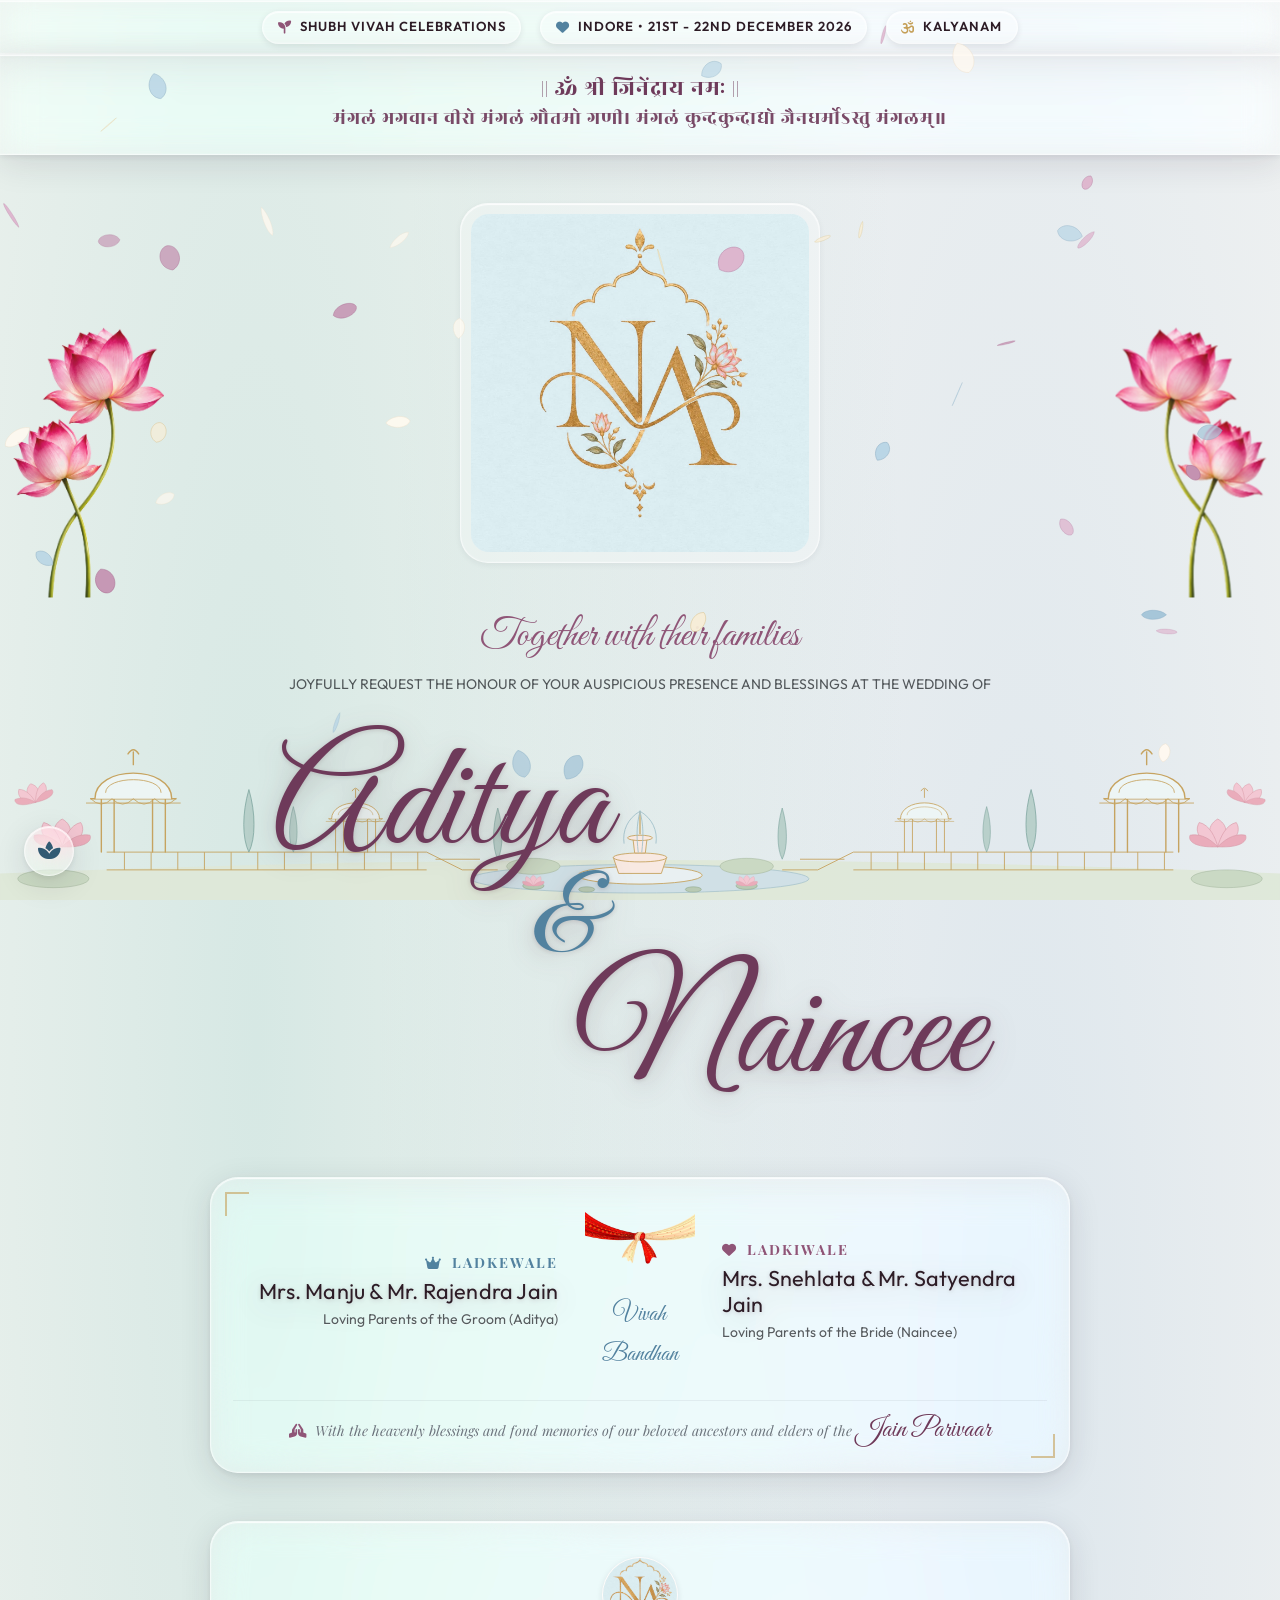
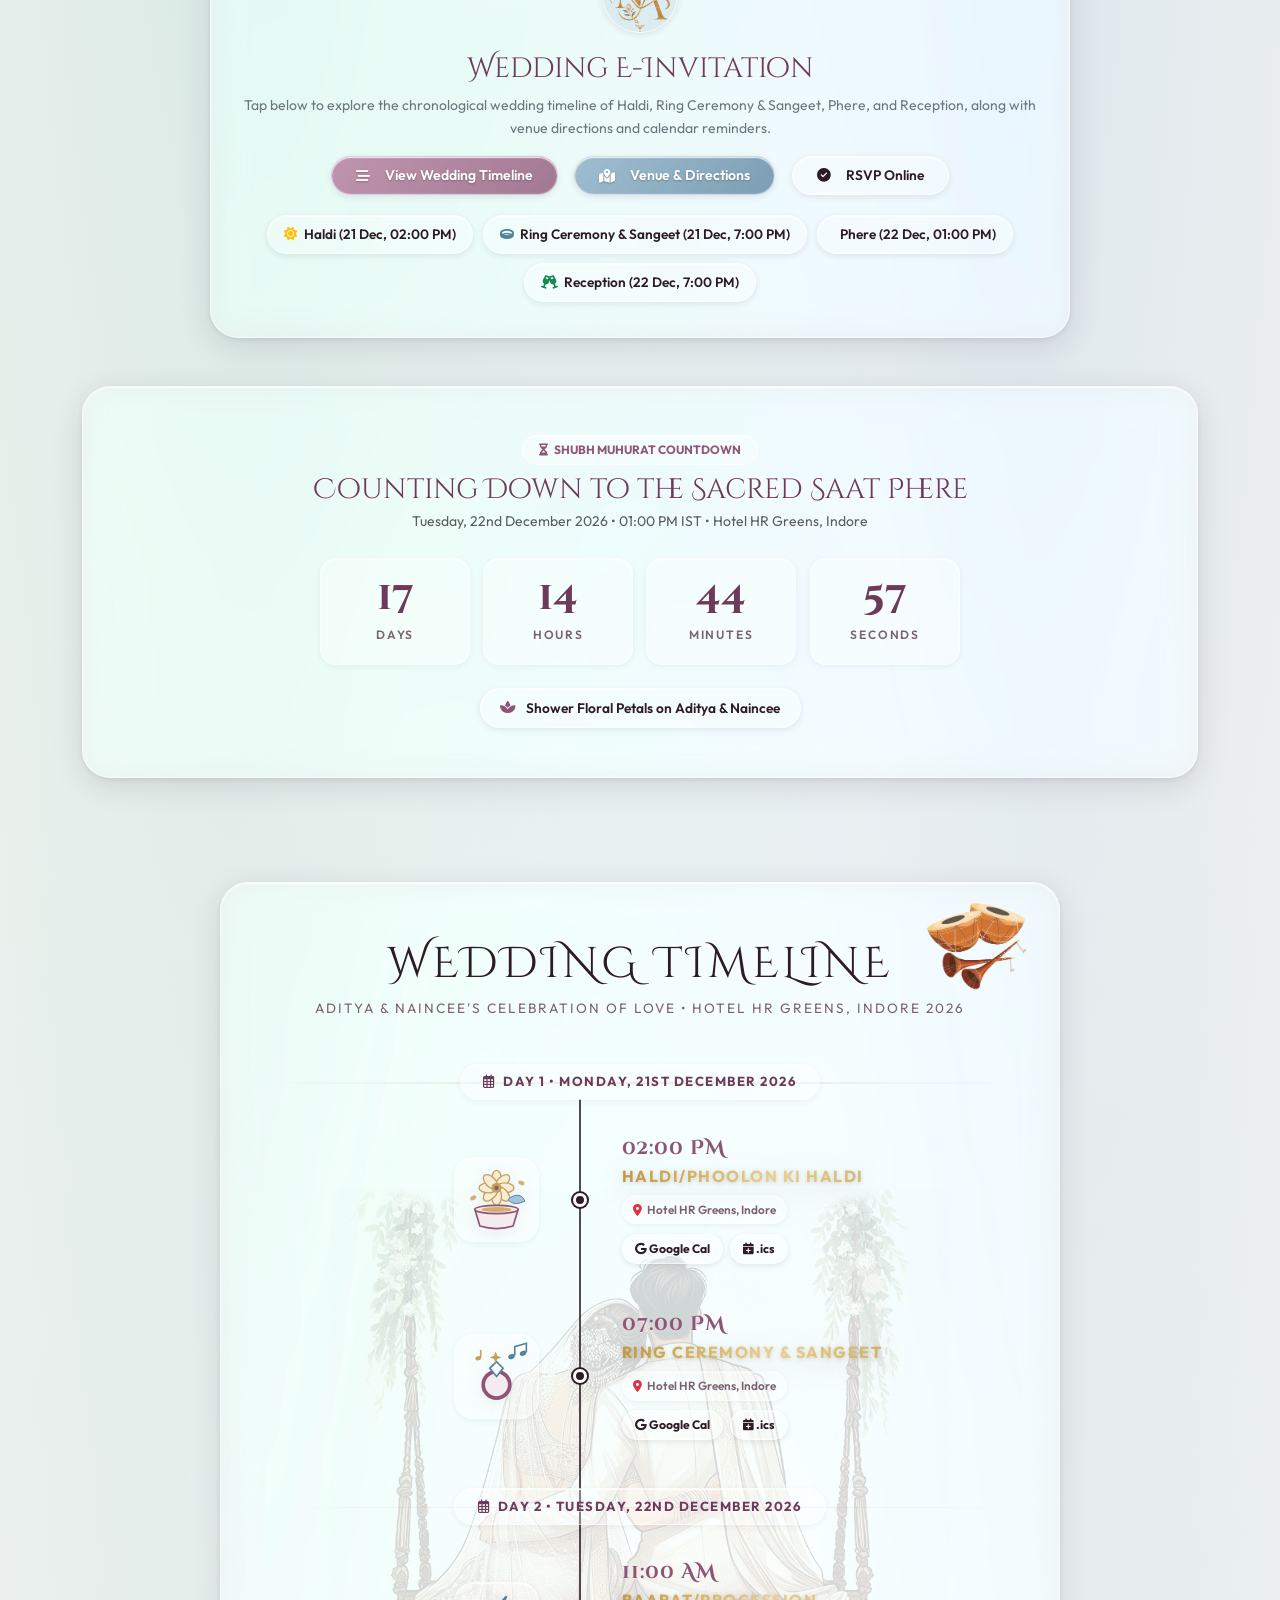
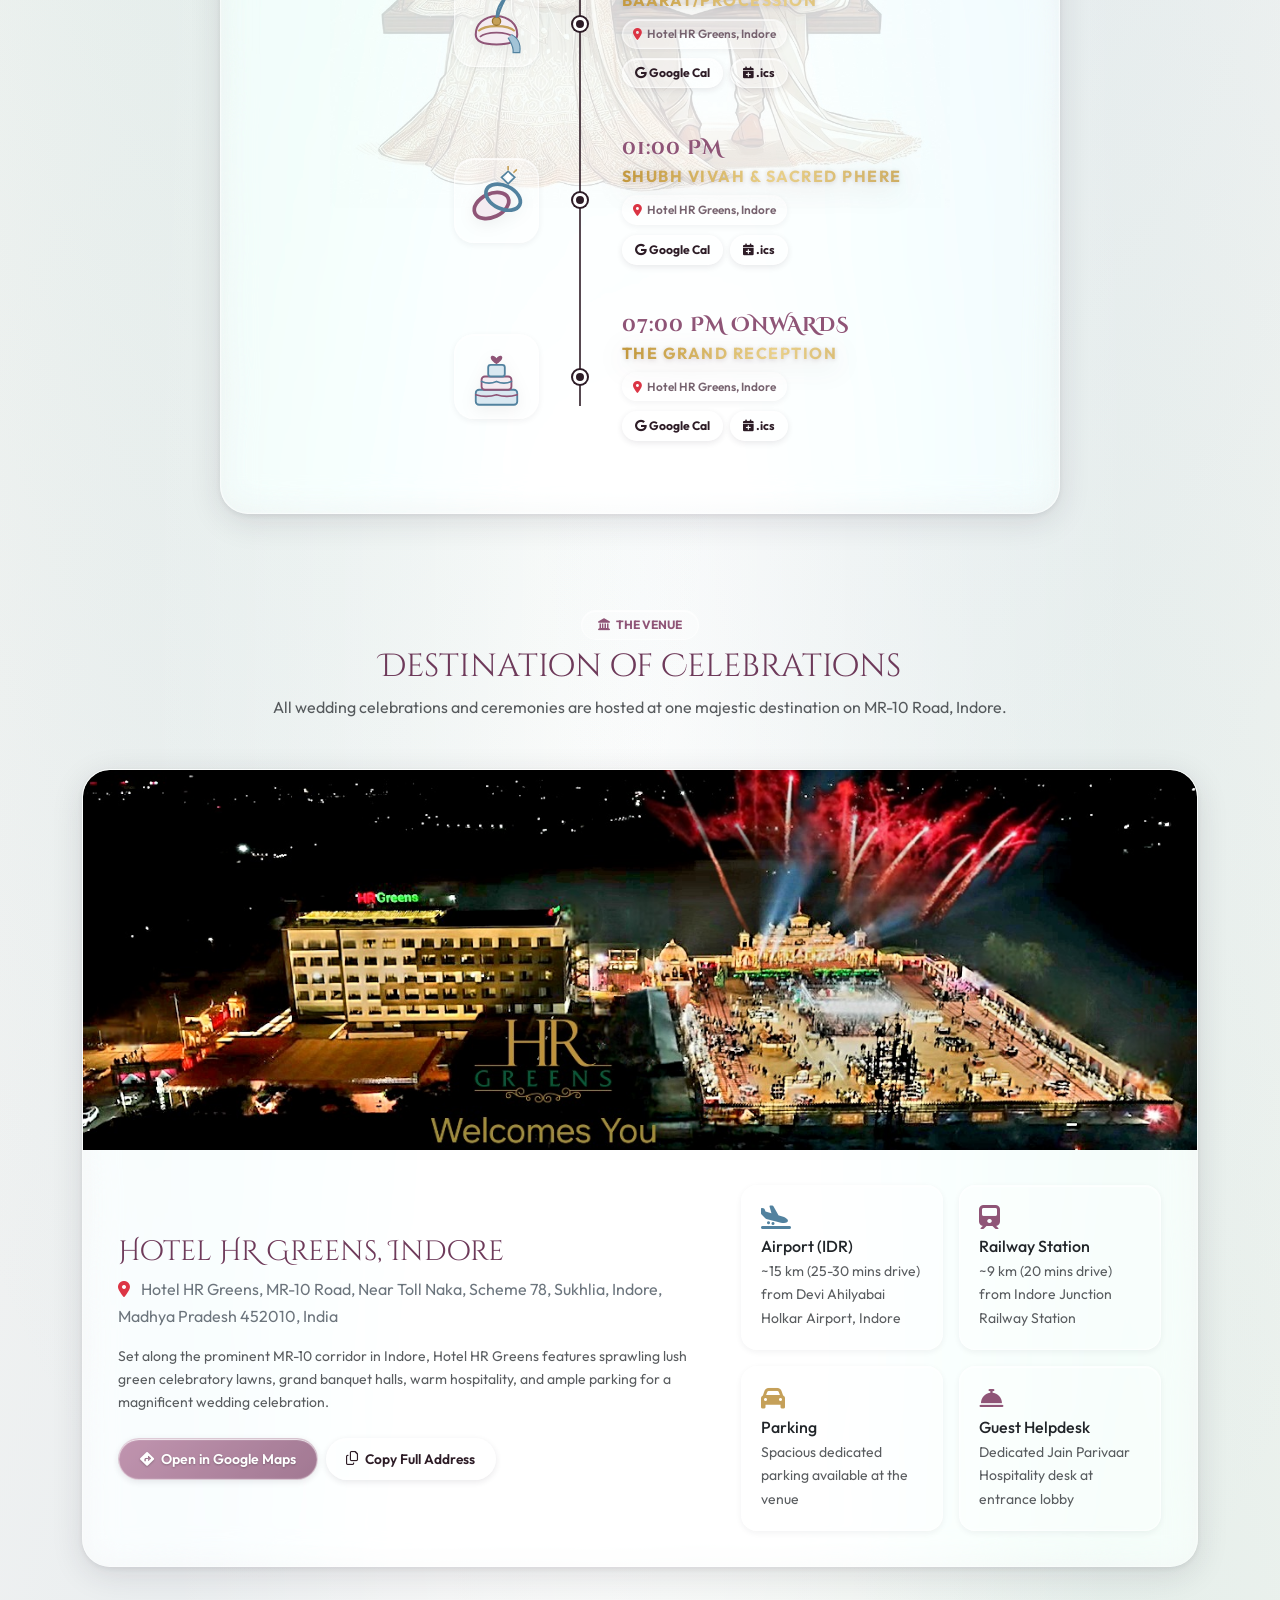
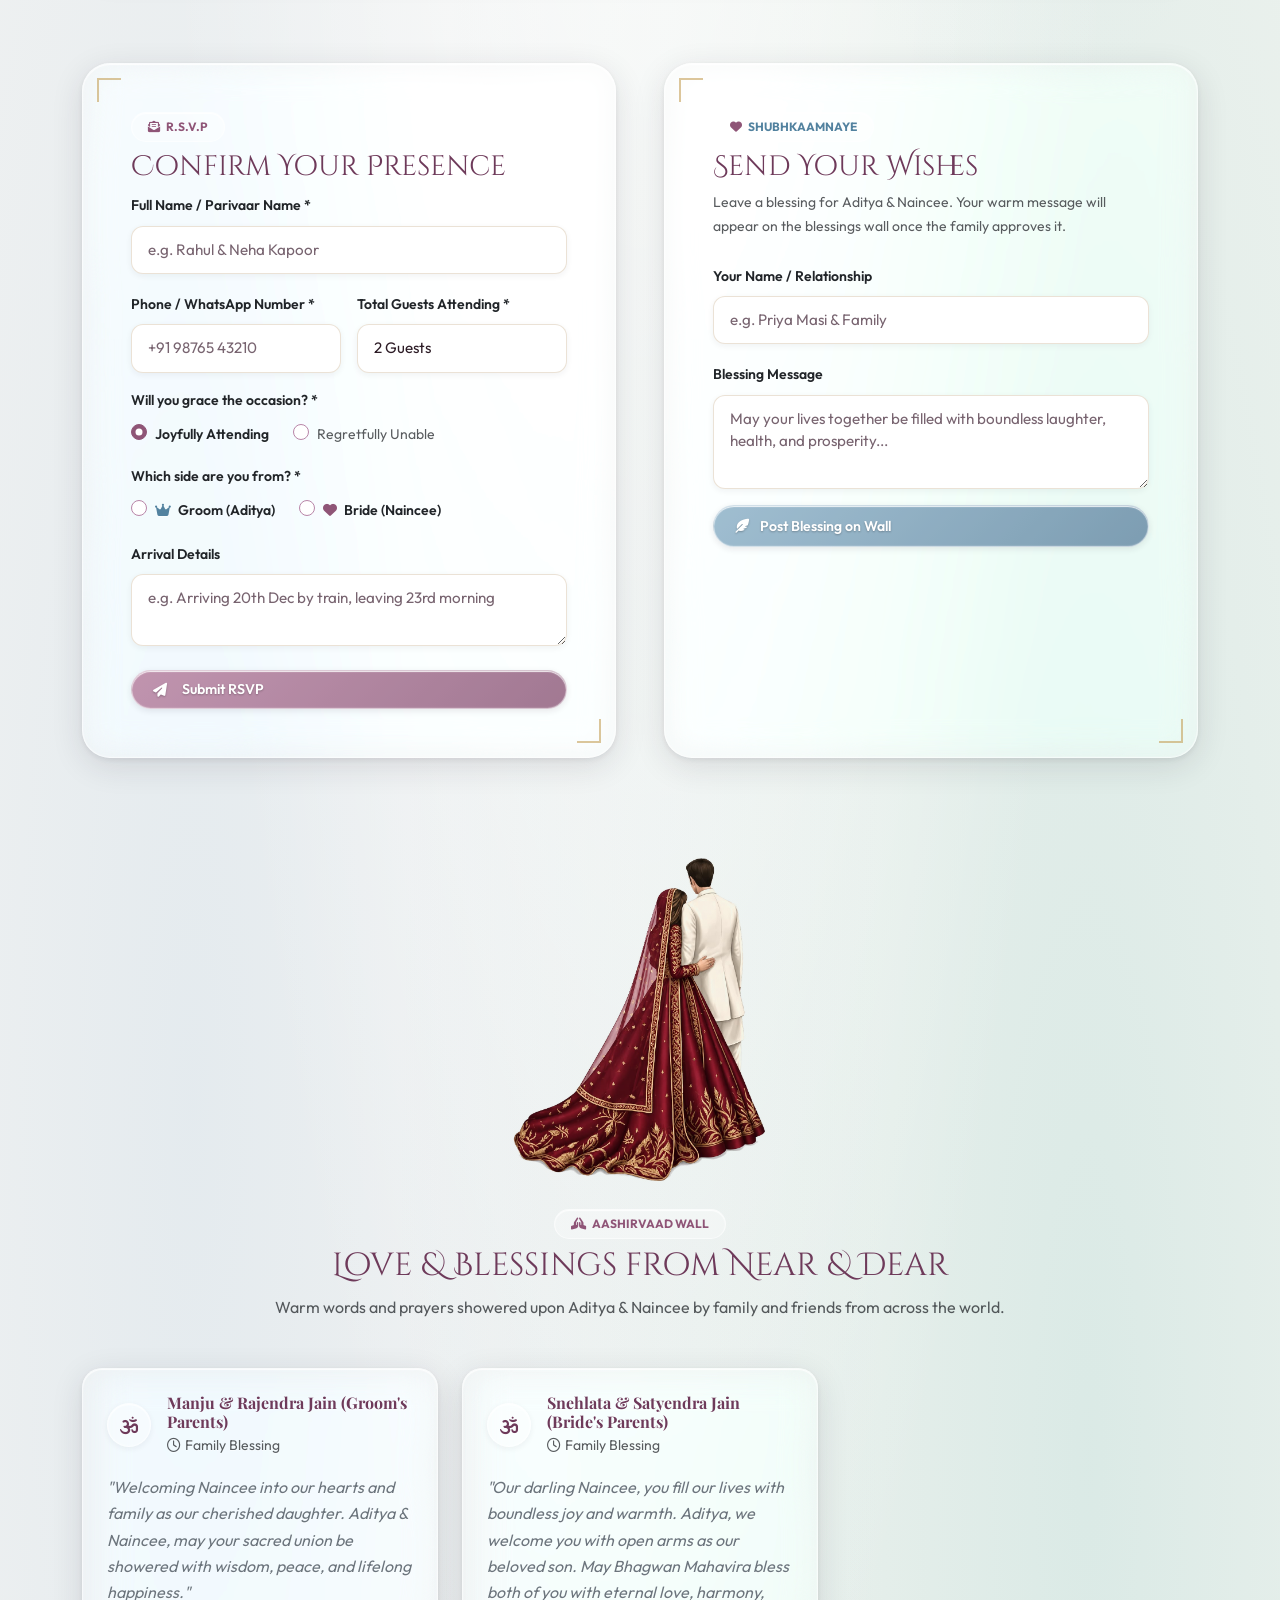
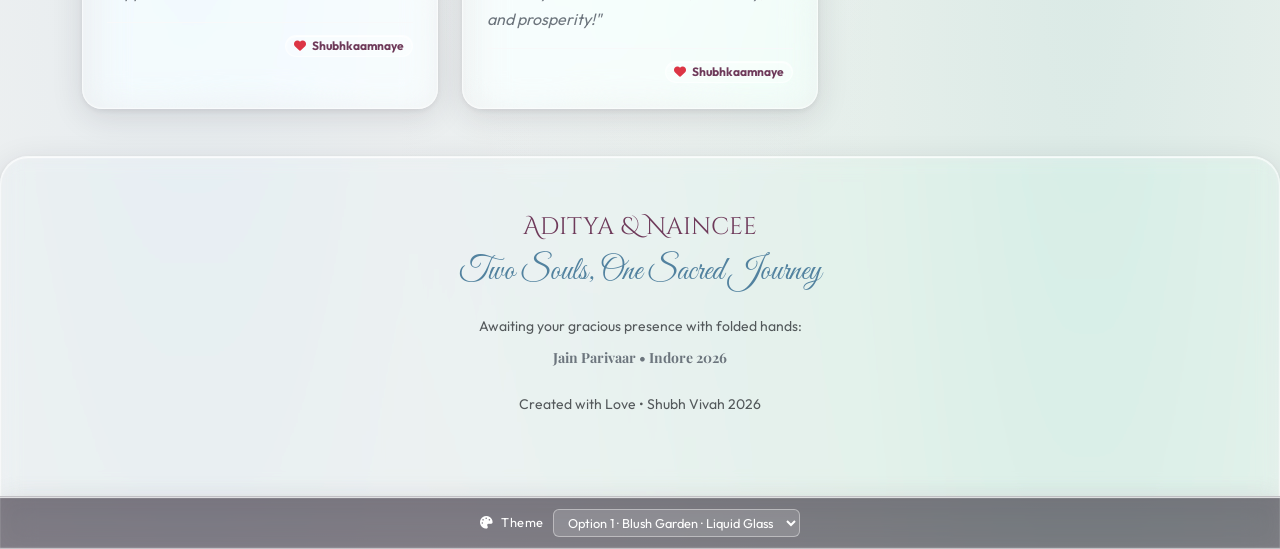
<file: mint-glass.html>
<!DOCTYPE html>
<html lang="en" data-theme="mint-glass" class="glass-theme">

<head>
    <meta charset="UTF-8">
    <meta name="viewport" content="width=device-width, initial-scale=1.0">
    <title>Shubh Vivah | Aditya & Naincee - Wedding Celebrations</title>
    <meta name="description"
        content="You are cordially invited to celebrate the wedding of Aditya & Naincee. Haldi, Ring Ceremony & Sangeet, Phere, and Reception at Hotel HR Greens, Indore.">

    <!-- Bootstrap 5.3 CSS -->
    <link href="https://cdn.jsdelivr.net/npm/bootstrap@5.3.3/dist/css/bootstrap.min.css" rel="stylesheet">

    <!-- Font Awesome Icons -->
    <link rel="stylesheet" href="https://cdnjs.cloudflare.com/ajax/libs/font-awesome/6.5.1/css/all.min.css">

    <!-- Google Fonts: Royal Serifs, Sanskrit-friendly and Elegant Scripts -->
    <link rel="preconnect" href="https://fonts.googleapis.com">
    <link rel="preconnect" href="https://fonts.gstatic.com" crossorigin>
    <link
        href="https://fonts.googleapis.com/css2?family=Cinzel+Decorative:wght@700;900&family=Cinzel:wght@500;700;800&family=Great+Vibes&family=Outfit:wght@300;400;500;600;700&family=Playfair+Display:ital,wght@0,500;0,700;1,400&family=Rozha+One&display=swap"
        rel="stylesheet">

    <!-- Custom Pastel Indian Wedding Stylesheet (Beige, Mauve, Powder Blue) -->
    <link rel="stylesheet" href="assets/css/style.css">

    <!-- Option 1 theme page: the mint and powder-blue palette with the illustrations from assets/illustrations -->
    <link rel="stylesheet" href="assets/css/theme-mint-illustrated.css">

    <!-- Liquid Glass design system -->
    <link rel="stylesheet" href="assets/css/glass.css">
</head>

<body>

    <!-- Liquid Glass: refraction filter (Chromium) and the drifting colour blobs the glass shows through -->
    <svg width="0" height="0" style="position:absolute" aria-hidden="true" focusable="false">
        <filter id="liquid-glass" x="-10%" y="-10%" width="120%" height="120%" color-interpolation-filters="sRGB">
            <feTurbulence type="fractalNoise" baseFrequency="0.006 0.009" numOctaves="2" seed="7" result="noise" />
            <feDisplacementMap in="SourceGraphic" in2="noise" scale="12" xChannelSelector="R" yChannelSelector="G" />
        </filter>
    </svg>
    <div class="glass-blobs" aria-hidden="true"><span></span><span></span><span></span><span></span></div>


    <!-- Theme imagery fixed to the viewport: lotuses at the bottom left.
         The JPGs have white backgrounds; mix-blend-mode: multiply lets the page wash show through them. -->
    <img class="il-lotus il-lotus--left" src="assets/illustrations/lotus.png" alt="" aria-hidden="true">
    <img class="il-lotus il-lotus--right" src="assets/illustrations/lotus.png" alt="" aria-hidden="true">

    <!-- gold symbols for the garden strip -->
    <svg width="0" height="0" style="position:absolute" aria-hidden="true" focusable="false">
        <defs>
            <linearGradient id="bgGold" x1="0" y1="0" x2="1" y2="1">
                <stop offset="0" stop-color="#e6d2a6" />
                <stop offset="0.5" stop-color="#c5a059" />
                <stop offset="1" stop-color="#ead9b2" />
            </linearGradient>
            <g id="bgLotus" fill="#f4c6d1" stroke="#d99aa8" stroke-width="0.6">
                <path d="M0 0 C-8 -5 -11 -18 0 -24 C11 -18 8 -5 0 0Z" />
                <path d="M0 0 C-15 -3 -21 -13 -16 -21 C-7 -19 -2 -8 0 0Z" />
                <path d="M0 0 C15 -3 21 -13 16 -21 C7 -19 2 -8 0 0Z" />
                <path d="M0 0 C-20 1 -26 -5 -24 -10 C-13 -12 -5 -5 0 0Z" fill="#eaa9b8" />
                <path d="M0 0 C20 1 26 -5 24 -10 C13 -12 5 -5 0 0Z" fill="#eaa9b8" />
            </g>
            <g id="bgChhatri" fill="none" stroke="#c5a059" stroke-width="1.3" stroke-linecap="round">
                <path d="M-30 0 V-50 M30 0 V-50 M-18 0 V-50 M18 0 V-50" />
                <path d="M-40 -50 H40" />
                <path d="M-36 -50 C-36 -82 36 -82 36 -50" fill="#eef6f5" />
                <path d="M-26 -56 C-26 -72 26 -72 26 -56" stroke-width="0.8" />
                <path d="M0 -82 V-94 M-5 -92 Q0 -100 5 -92" />
                <path d="M-44 -46 H44" stroke-width="0.8" />
                <path d="M-40 -50 Q-30 -40 -20 -50 Q-10 -40 0 -50 Q10 -40 20 -50 Q30 -40 40 -50" stroke-width="0.8" />
            </g>
            <path id="bgCypress" d="M0 0 C-7 -14 -7 -40 0 -64 C7 -40 7 -14 0 0Z" fill="#b7cfc9" stroke="#6f9a93" stroke-width="0.7" />
        </defs>
    </svg>

    <!-- The palace garden from the card: chhatris at the corners, a balustrade, cypresses, a fountain -->
    <svg class="bg-garden" viewBox="0 0 1440 260" preserveAspectRatio="xMidYMax meet" aria-hidden="true" focusable="false">
        <!-- lawn and pond -->
        <path d="M0 230 Q720 200 1440 230 V260 H0Z" fill="#dfe8d8" />
        <ellipse cx="720" cy="236" rx="190" ry="16" fill="#cfe0e6" stroke="#9fbfc9" stroke-width="0.8" />
        <!-- balustrades and steps -->
        <g stroke="#c5a059" stroke-width="1" fill="none">
            <path d="M120 206 H480 M120 226 H480 M960 206 H1320 M960 226 H1320" />
            <path d="M140 206 V226 M170 206 V226 M200 206 V226 M230 206 V226 M260 206 V226 M290 206 V226 M320 206 V226 M350 206 V226 M380 206 V226 M410 206 V226 M440 206 V226 M470 206 V226" />
            <path d="M980 206 V226 M1010 206 V226 M1040 206 V226 M1070 206 V226 M1100 206 V226 M1130 206 V226 M1160 206 V226 M1190 206 V226 M1220 206 V226 M1250 206 V226 M1280 206 V226 M1310 206 V226" />
            <path d="M480 206 L520 226 H560 M960 206 L920 226 H880 M490 214 H540 M950 214 H900" />
        </g>
        <!-- chhatris -->
        <use href="#bgChhatri" transform="translate(150 206) scale(1.2)" />
        <use href="#bgChhatri" transform="translate(1290 206) scale(1.2)" />
        <use href="#bgChhatri" transform="translate(400 206) scale(0.75)" />
        <use href="#bgChhatri" transform="translate(1040 206) scale(0.75)" />
        <!-- cypresses and hedges -->
        <use href="#bgCypress" transform="translate(280 206) scale(1.1)" />
        <use href="#bgCypress" transform="translate(330 206) scale(0.8)" />
        <use href="#bgCypress" transform="translate(560 214) scale(0.9)" />
        <use href="#bgCypress" transform="translate(880 214) scale(0.9)" />
        <use href="#bgCypress" transform="translate(1110 206) scale(0.8)" />
        <use href="#bgCypress" transform="translate(1160 206) scale(1.1)" />
        <g fill="#c9d8c1" stroke="#9fb49a" stroke-width="0.6">
            <ellipse cx="600" cy="222" rx="30" ry="9" /><ellipse cx="840" cy="222" rx="30" ry="9" />
            <ellipse cx="60" cy="236" rx="40" ry="10" /><ellipse cx="1380" cy="236" rx="40" ry="10" />
        </g>
        <!-- fountain -->
        <g stroke="#c5a059" stroke-width="1" fill="#f9e9e2">
            <ellipse cx="720" cy="232" rx="70" ry="10" fill="#e9f1f3" />
            <path d="M690 212 H750 L744 230 H696Z" />
            <ellipse cx="720" cy="212" rx="30" ry="5" />
            <path d="M712 190 H728 L726 207 H714Z" />
            <ellipse cx="720" cy="190" rx="14" ry="3" />
            <path d="M720 160 V186" stroke-width="1.4" />
        </g>
        <g stroke="#9fbfc9" stroke-width="1" fill="none" stroke-linecap="round">
            <path d="M720 160 C706 168 700 182 702 196 M720 160 C734 168 740 182 738 196 M720 160 C716 176 716 188 718 206 M720 160 C724 176 724 188 722 206" />
        </g>
        <!-- lotus pads and blooms on the pond -->
        <g fill="#b7c9b1" stroke="#7c9879" stroke-width="0.5">
            <ellipse cx="600" cy="244" rx="12" ry="4" /><ellipse cx="840" cy="244" rx="12" ry="4" /><ellipse cx="660" cy="248" rx="9" ry="3" /><ellipse cx="780" cy="248" rx="9" ry="3" />
        </g>
        <use href="#bgLotus" transform="translate(600 244) scale(0.5)" />
        <use href="#bgLotus" transform="translate(840 244) scale(0.5)" />
        <!-- flower sprays in the lower corners -->
        <use href="#bgLotus" transform="translate(70 200) scale(1.3)" />
        <use href="#bgLotus" transform="translate(40 150) scale(0.9) rotate(-15)" />
        <use href="#bgLotus" transform="translate(1370 200) scale(1.3)" />
        <use href="#bgLotus" transform="translate(1400 150) scale(0.9) rotate(15)" />
    </svg>


    <!-- Canvas for Floating Pastel Petals (Powder Blue, Mauve & Jasmine) -->
    <canvas id="petalsCanvas"
        style="position: fixed; top: 0; left: 0; width: 100vw; height: 100vh; pointer-events: none; z-index: 99;"></canvas>

    <!-- Top Pastel Floral Header -->
    <header class="pastel-floral-header">
        <div class="floral-badge-pill">
            <i class="fas fa-seedling text-mauve"></i>
            <span>Shubh Vivah Celebrations</span>
        </div>
        <div class="floral-badge-pill">
            <i class="fas fa-heart text-powder-blue"></i>
            <span>Indore • 21st - 22nd December 2026</span>
        </div>
        <div class="floral-badge-pill">
            <i class="fas fa-om text-gold"></i>
            <span>Kalyanam</span>
        </div>
    </header>

    <!-- Sanskrit & Prakrit Mangal Invocation Banner -->
    <section class="sanskrit-header-banner">
        <div class="container">
            <h5 class="sanskrit-title mb-1">
                <span class="d-block">|| ॐ श्री जिनेंद्राय नमः ||</span>
                <span class="d-block sanskrit-title-line2">मंगलं भगवान वीरो मंगलं गौतमो गणी। मंगलं कुन्दकुन्दाद्यो जैनधर्मोऽस्तु मंगलम्॥</span>
            </h5>
        </div>
    </section>

    <main>
        <!-- =========================================================================
             1. HERO SECTION - COUPLE & FAMILY ANNOUNCEMENT
             ========================================================================= -->
        <section class="hero-section">
            <div class="container position-relative">

                <!-- Couple Royal Framed Portrait in Pastel -->
                <div class="couple-portrait-box">
                    <img src="assets/images/logo-mint.jpg" alt="Aditya & Naincee - Wedding Celebrations in Indore"
                        class="img-fluid">
                </div>


                <!-- Invitation Tagline -->
                <p class="font-script fs-1 text-mauve mb-1">Together with their families</p>
                <p class="text-muted text-uppercase letter-spacing-2 small mb-2">
                    Joyfully request the honour of your auspicious presence and blessings at the wedding of
                </p>

                <!-- Bride & Groom Names -->
                <h1 class="names-main-title">
                    <span class="d-inline-block">Aditya</span>
                    <span class="ampersand-pastel">&</span>
                    <span class="d-inline-block">Naincee</span>
                </h1>

                <!-- Parents & Family Honor Card -->
                <div class="parents-pastel-card ornate-corners">
                    <div class="row g-4 align-items-center">

                        <!-- Groom's Parents -->
                        <div class="col-md-5 text-center text-md-end">
                            <span class="parivaar-role text-powder-blue d-block mb-1">
                                <i class="fas fa-crown me-1"></i> Ladkewale
                            </span>
                            <h4 class="parivaar-names">Mrs. Manju & Mr. Rajendra Jain</h4>
                            <p class="small text-muted mb-0">Loving Parents of the Groom (Aditya)</p>
                        </div>

                        <!-- Central Holy Knot Symbol -->
                        <div class="col-md-2 text-center my-2 my-md-0">
                            <img class="il-knot" src="assets/illustrations/knot.png" width="110" height="110" alt="The wedding knot: two cloths tied together">
                            <div class="small text-powder-blue mt-1 font-script fs-4">Vivah Bandhan</div>
                        </div>

                        <!-- Bride's Parents -->
                        <div class="col-md-5 text-center text-md-start">
                            <span class="parivaar-role text-mauve d-block mb-1">
                                <i class="fas fa-heart me-1"></i> Ladkiwale
                            </span>
                            <h4 class="parivaar-names">Mrs. Snehlata & Mr. Satyendra Jain</h4>
                            <p class="small text-muted mb-0">Loving Parents of the Bride (Naincee)</p>
                        </div>

                    </div>

                    <!-- Heavenly Blessings of Elders -->
                    <div class="border-top border-secondary border-opacity-10 mt-4 pt-3 text-center">
                        <small class="text-secondary font-serif fst-italic">
                            <i class="fas fa-praying-hands text-mauve me-1"></i>
                            With the heavenly blessings and fond memories of our beloved ancestors and elders of the
                            <strong class="parivaar-name">Jain Parivaar</strong>
                        </small>
                    </div>
                </div>

                <!-- =========================================================================
                     2. INTERACTIVE ROYAL SHAHI FARMAN / E-INVITE UNVEIL BANNER
                     ========================================================================= -->
                <div class="shahi-farman-wrapper text-center mt-5">
                    <div id="waxSealBtn" class="wax-seal-pastel wax-seal-logo" title="Click to View Timeline">
                        <img src="assets/images/logo-mint.jpg" width="76" height="76" alt="A & N monogram">
                    </div>

                    <h3 class="font-royal text-mauve-deep fs-3 mb-2">Wedding E-Invitation</h3>
                    <p class="text-secondary small max-w-600 mx-auto mb-3">
                        Tap below to explore the chronological wedding timeline of Haldi, Ring Ceremony & Sangeet, Phere, and Reception,
                        along with venue directions and calendar reminders.
                    </p>

                    <div class="d-flex flex-wrap justify-content-center gap-3">
                        <button id="openInviteBtn" class="btn btn-mauve px-4 py-2">
                            <i class="fas fa-stream me-2"></i> View Wedding Timeline
                        </button>
                        <a href="#venue" class="btn btn-powder-blue px-4 py-2">
                            <i class="fas fa-map-marked-alt me-2"></i> Venue & Directions
                        </a>
                        <a href="#rsvp" class="btn btn-pastel-outline px-4 py-2">
                            <i class="fas fa-check-circle me-2"></i> RSVP Online
                        </a>
                    </div>

                    <!-- Quick Ceremony Jump Pills -->
                    <div class="event-quick-pills">
                        <a href="#weddingTimeline" class="quick-pill-btn"><i class="fas fa-sun text-warning"></i> Haldi
                            (21 Dec, 02:00 PM)</a>
                        <a href="#weddingTimeline" class="quick-pill-btn"><i
                                class="fas fa-ring text-powder-blue"></i> Ring Ceremony & Sangeet (21 Dec, 7:00 PM)</a>
                        <a href="#weddingTimeline" class="quick-pill-btn"><i
                                class="fas fa-rings-wedding text-mauve"></i> Phere (22 Dec, 01:00 PM)</a>
                        <a href="#weddingTimeline" class="quick-pill-btn"><i
                                class="fas fa-glass-cheers text-success"></i> Reception (22 Dec, 7:00 PM)</a>
                    </div>
                </div>

                <!-- =========================================================================
                     3. AUSPICIOUS WEDDING COUNTDOWN TIMER
                     ========================================================================= -->
                <div class="mt-5">
                    <div class="pastel-card p-4 p-md-5 max-w-860 mx-auto text-center">
                        <span class="badge bg-light text-mauve border px-3 py-2 text-uppercase letter-spacing-2">
                            <i class="fas fa-hourglass-half me-1"></i> Shubh Muhurat Countdown
                        </span>
                        <h2 class="font-royal text-mauve-deep fs-3 mt-2 mb-1">Counting Down to the Sacred Saat Phere
                        </h2>
                        <p class="text-muted small">Tuesday, 22nd December 2026 • 01:00 PM IST • Hotel HR Greens, Indore
                        </p>

                        <div id="countdownSection" class="countdown-grid">
                            <div class="countdown-box-pastel">
                                <span id="days" class="countdown-digit">00</span>
                                <span class="countdown-unit">Days</span>
                            </div>
                            <div class="countdown-box-pastel">
                                <span id="hours" class="countdown-digit">00</span>
                                <span class="countdown-unit">Hours</span>
                            </div>
                            <div class="countdown-box-pastel">
                                <span id="minutes" class="countdown-digit">00</span>
                                <span class="countdown-unit">Minutes</span>
                            </div>
                            <div class="countdown-box-pastel">
                                <span id="seconds" class="countdown-digit">00</span>
                                <span class="countdown-unit">Seconds</span>
                            </div>
                        </div>

                        <div class="mt-4">
                            <button class="btn btn-pastel-outline" onclick="window.showerBlessings(75)">
                                <i class="fas fa-spa text-mauve me-1"></i> Shower Floral Petals on Aditya & Naincee
                            </button>
                        </div>
                    </div>
                </div>

            </div>
        </section>

        <!-- =========================================================================
             4. WEDDING TIMELINE (SINGLE CONTAINER FORMAT AS REQUESTED)
             Clean, elegant vertical timeline with left-hand art, center line with nodes,
             and right-hand time, ceremony names, venues, and attire.
             ========================================================================= -->
        <section id="weddingTimeline" class="py-5">
            <div class="container">

                <!-- Single Card Container for Timeline -->
                <div class="timeline-single-card">

                    <!-- Main Header -->
                    <img class="il-shehnai" src="assets/illustrations/tabla shehnai.png" alt="" aria-hidden="true">
                    <img class="il-swing" src="assets/illustrations/couple1.png" alt="" aria-hidden="true">
                    <h2 class="timeline-main-title">Wedding Timeline</h2>
                    <p class="timeline-main-subtitle">
                        Aditya & Naincee's Celebration of Love • Hotel HR Greens, Indore 2026
                    </p>

                    <div class="timeline-vertical-flow">

                        <!-- ---------------- DAY 1 DIVIDER ---------------- -->
                        <div class="timeline-day-divider">
                            <span class="timeline-day-badge">
                                <i class="far fa-calendar-alt me-1"></i> Day 1 • Monday, 21st December 2026
                            </span>
                        </div>

                        <!-- EVENT 1: HALDI & PHOOLON KI HOLI -->
                        <div class="timeline-event-row">
                            <!-- Left Illustration -->
                            <div class="timeline-left-art">
                                <div class="timeline-art-box" title="Haldi & Floral Petals">
                                    <svg viewBox="0 0 100 100" fill="none" xmlns="http://www.w3.org/2000/svg">
                                        <!-- Haldi bowl: a soft marigold in the theme's gold and accent tones, a turmeric bowl beneath -->
                                        <g style="fill: var(--gold-light); stroke: var(--gold-accent);" stroke-width="1.6">
                                            <ellipse cx="50" cy="26" rx="6" ry="11" />
                                            <ellipse cx="50" cy="26" rx="6" ry="11" transform="rotate(45 50 36)" />
                                            <ellipse cx="50" cy="26" rx="6" ry="11" transform="rotate(90 50 36)" />
                                            <ellipse cx="50" cy="26" rx="6" ry="11" transform="rotate(135 50 36)" />
                                            <ellipse cx="50" cy="26" rx="6" ry="11" transform="rotate(180 50 36)" />
                                            <ellipse cx="50" cy="26" rx="6" ry="11" transform="rotate(225 50 36)" />
                                            <ellipse cx="50" cy="26" rx="6" ry="11" transform="rotate(270 50 36)" />
                                            <ellipse cx="50" cy="26" rx="6" ry="11" transform="rotate(315 50 36)" />
                                        </g>
                                        <circle cx="50" cy="36" r="6" style="fill: var(--gold-accent);" />
                                        <circle cx="50" cy="36" r="2.5" style="fill: var(--mauve-primary);" />
                                        <!-- bowl -->
                                        <path d="M24 62 H76 L70 82 Q50 88 30 82 Z" style="fill: var(--mauve-soft); stroke: var(--mauve-primary);" stroke-width="2" />
                                        <ellipse cx="50" cy="62" rx="26" ry="5" style="fill: var(--gold-light); stroke: var(--mauve-primary);" stroke-width="2" />
                                        <ellipse cx="50" cy="62" rx="18" ry="3" style="fill: var(--gold-accent);" opacity="0.8" />
                                        <!-- a leaf and two loose petals -->
                                        <path d="M64 50 C72 42 82 44 84 52 C76 56 68 56 64 50Z" style="fill: var(--powder-blue-light); stroke: var(--powder-blue-primary);" stroke-width="1.2" />
                                        <ellipse cx="22" cy="48" rx="4" ry="2.5" transform="rotate(-30 22 48)" style="fill: var(--gold-accent);" opacity="0.8" />
                                        <ellipse cx="80" cy="30" rx="4" ry="2.5" transform="rotate(25 80 30)" style="fill: var(--gold-accent);" opacity="0.8" />
                                    </svg>
                                </div>
                            </div>
                            <!-- Central Node Dot -->
                            <div class="timeline-center-dot"></div>
                            <!-- Right Info -->
                            <div class="timeline-right-info">
                                <div class="timeline-time-label">02:00 PM</div>
                                <div class="timeline-title-label">Haldi/Phoolon ki Haldi</div>
                                <div class="timeline-meta-wrap">
                                    <span class="timeline-badge-tag">
                                        <i class="fas fa-map-marker-alt text-danger"></i> Hotel HR Greens, Indore
                                    </span>
                                </div>
                                <div class="timeline-cal-action">
                                    <button class="btn-cal-mini" onclick="window.addEventToCalendar('haldi')">
                                        <i class="fab fa-google"></i> Google Cal
                                    </button>
                                    <button class="btn-cal-mini" onclick="window.downloadICS('haldi')">
                                        <i class="fas fa-calendar-plus"></i> .ics
                                    </button>
                                </div>
                            </div>
                        </div>

                        <!-- EVENT 2: RING CEREMONY & SANGEET -->
                        <div class="timeline-event-row">
                            <!-- Left Illustration (Engagement Ring & Music Notes) -->
                            <div class="timeline-left-art">
                                <div class="timeline-art-box" title="Ring Ceremony & Music">
                                    <svg viewBox="0 0 100 100" fill="none" xmlns="http://www.w3.org/2000/svg">
                                        <!-- Engagement ring with a diamond -->
                                        <circle cx="50" cy="60" r="16" stroke="#8F5577" stroke-width="4.5"
                                            fill="#F4EBF1" />
                                        <polygon points="42,40 50,32 58,40 50,50" fill="#EBF3F8" stroke="#52829F"
                                            stroke-width="2" />
                                        <polygon points="46,40 50,34 54,40 50,47" fill="#FFFFFF" />
                                        <!-- Musical notes floating -->
                                        <ellipse cx="68" cy="26" rx="4" ry="3" fill="#52829F"
                                            transform="rotate(-20 68 26)" />
                                        <path d="M72 24V14L86 10V20" stroke="#52829F" stroke-width="2"
                                            stroke-linecap="round" />
                                        <ellipse cx="82" cy="22" rx="4" ry="3" fill="#52829F"
                                            transform="rotate(-20 82 22)" />
                                        <ellipse cx="28" cy="28" rx="3.5" ry="2.5" fill="#C5A059"
                                            transform="rotate(-20 28 28)" />
                                        <path d="M31 27V18" stroke="#C5A059" stroke-width="2" />
                                        <!-- Sparkles -->
                                        <path d="M49 20L51 25L56 27L51 29L49 34L47 29L42 27L47 25L49 20Z"
                                            style="fill: var(--gold-accent);" />
                                    </svg>
                                </div>
                            </div>
                            <!-- Central Node Dot -->
                            <div class="timeline-center-dot"></div>
                            <!-- Right Info -->
                            <div class="timeline-right-info">
                                <div class="timeline-time-label">07:00 PM</div>
                                <div class="timeline-title-label">Ring Ceremony & Sangeet</div>
                                <div class="timeline-meta-wrap">
                                    <span class="timeline-badge-tag">
                                        <i class="fas fa-map-marker-alt text-danger"></i> Hotel HR Greens, Indore
                                    </span>
                                </div>
                                <div class="timeline-cal-action">
                                    <button class="btn-cal-mini" onclick="window.addEventToCalendar('sangeet')">
                                        <i class="fab fa-google"></i> Google Cal
                                    </button>
                                    <button class="btn-cal-mini" onclick="window.downloadICS('sangeet')">
                                        <i class="fas fa-calendar-plus"></i> .ics
                                    </button>
                                </div>
                            </div>
                        </div>

                        <!-- ---------------- DAY 2 DIVIDER ---------------- -->
                        <div class="timeline-day-divider">
                            <span class="timeline-day-badge">
                                <i class="far fa-calendar-alt me-1"></i> Day 2 • Tuesday, 22nd December 2026
                            </span>
                        </div>

                        <!-- EVENT 3: BAARAT / PROCESSION -->
                        <div class="timeline-event-row">
                            <!-- Left Illustration (Royal Safa / Dhol Welcome) -->
                            <div class="timeline-left-art">
                                <div class="timeline-art-box" title="Baraat Swagat">
                                    <svg viewBox="0 0 100 100" fill="none" xmlns="http://www.w3.org/2000/svg">
                                        <!-- Royal Turban Safa & Feather Kalgi -->
                                        <path
                                            d="M25 62C25 50 35 40 50 40C65 40 75 50 75 62C75 70 65 74 50 74C35 74 25 70 25 62Z"
                                            fill="#F4EBF1" stroke="#8F5577" stroke-width="2.5" />
                                        <path d="M28 58C36 50 64 50 72 58" stroke="#C5A059" stroke-width="2.5" />
                                        <path d="M30 65C38 58 62 58 70 65" stroke="#8F5577" stroke-width="2" />
                                        <!-- Brooch / Kalgi -->
                                        <circle cx="50" cy="46" r="5" fill="#C5A059" stroke="#98722B"
                                            stroke-width="1.5" />
                                        <path d="M50 41C50 28 58 20 62 16C58 24 54 30 52 40" stroke="#52829F"
                                            stroke-width="2.5" stroke-linecap="round" />
                                        <!-- Stole tail -->
                                        <path d="M68 62C74 65 80 72 78 84H70C71 76 66 70 64 66" fill="#A3C4D7"
                                            stroke="#52829F" stroke-width="1.5" />
                                    </svg>
                                </div>
                            </div>
                            <!-- Central Node Dot -->
                            <div class="timeline-center-dot"></div>
                            <!-- Right Info -->
                            <div class="timeline-right-info">
                                <div class="timeline-time-label">11:00 AM</div>
                                <div class="timeline-title-label">Baarat/Procession</div>
                                <div class="timeline-meta-wrap">
                                    <span class="timeline-badge-tag">
                                        <i class="fas fa-map-marker-alt text-danger"></i> Hotel HR Greens, Indore
                                    </span>
                                </div>
                            <div class="timeline-cal-action">                                <button class="btn-cal-mini" onclick="window.addEventToCalendar('baraat')">                                    <i class="fab fa-google"></i> Google Cal                                </button>                                <button class="btn-cal-mini" onclick="window.downloadICS('baraat')">                                    <i class="fas fa-calendar-plus"></i> .ics                                </button>                            </div>                            </div>
                        </div>

                        <!-- EVENT 4: SHUBH VIVAH & SACRED PHERE -->
                        <div class="timeline-event-row">
                            <!-- Left Illustration (Interlocking Wedding Rings with Diamond - Like reference image!) -->
                            <div class="timeline-left-art">
                                <div class="timeline-art-box" title="Wedding Ceremony">
                                    <svg viewBox="0 0 100 100" fill="none" xmlns="http://www.w3.org/2000/svg">
                                        <!-- Interlocking Rings -->
                                        <!-- Ring 1 (Left, Pink/Mauve) -->
                                        <ellipse cx="44" cy="56" rx="22" ry="14" transform="rotate(-25 44 56)"
                                            stroke="#8F5577" stroke-width="4.5" fill="#F4EBF1" />
                                        <!-- Ring 2 (Right, Powder Blue/Gold) -->
                                        <ellipse cx="58" cy="46" rx="22" ry="14" transform="rotate(25 58 46)"
                                            stroke="#52829F" stroke-width="4.5" fill="none" />
                                        <!-- Diamond on Top -->
                                        <polygon points="56,22 64,15 72,22 64,30" fill="#EBF3F8" stroke="#52829F"
                                            stroke-width="2" />
                                        <polygon points="60,22 64,16 68,22 64,28" fill="#FFFFFF" />
                                        <line x1="64" y1="9" x2="64" y2="13" style="stroke: var(--gold-accent);" stroke-width="2"
                                            stroke-linecap="round" />
                                        <line x1="74" y1="13" x2="71" y2="16" style="stroke: var(--gold-accent);" stroke-width="2"
                                            stroke-linecap="round" />
                                    </svg>
                                </div>
                            </div>
                            <!-- Central Node Dot -->
                            <div class="timeline-center-dot"></div>
                            <!-- Right Info -->
                            <div class="timeline-right-info">
                                <div class="timeline-time-label">01:00 PM</div>
                                <div class="timeline-title-label">Shubh Vivah & Sacred Phere</div>
                                <div class="timeline-meta-wrap">
                                    <span class="timeline-badge-tag">
                                        <i class="fas fa-map-marker-alt text-danger"></i> Hotel HR Greens, Indore
                                    </span>
                                </div>
                                <div class="timeline-cal-action">
                                    <button class="btn-cal-mini" onclick="window.addEventToCalendar('phere')">
                                        <i class="fab fa-google"></i> Google Cal
                                    </button>
                                    <button class="btn-cal-mini" onclick="window.downloadICS('phere')">
                                        <i class="fas fa-calendar-plus"></i> .ics
                                    </button>
                                </div>
                            </div>
                        </div>

                        <!-- EVENT 5: THE GRAND ROYAL RECEPTION -->
                        <div class="timeline-event-row">
                            <!-- Left Illustration (Tiered Wedding Cake - Exactly like reference image!) -->
                            <div class="timeline-left-art">
                                <div class="timeline-art-box" title="Reception & Cake">
                                    <svg viewBox="0 0 100 100" fill="none" xmlns="http://www.w3.org/2000/svg">
                                        <!-- Bottom Cake Tier -->
                                        <rect x="25" y="66" width="50" height="18" rx="4" fill="#D9E8F1"
                                            stroke="#52829F" stroke-width="2.2" />
                                        <path d="M25 72Q37.5 76 50 72Q62.5 76 75 72" stroke="#8F5577" stroke-width="2"
                                            stroke-linecap="round" />
                                        <!-- Middle Cake Tier -->
                                        <rect x="32" y="50" width="36" height="16" rx="4" fill="#F4EBF1"
                                            stroke="#8F5577" stroke-width="2.2" />
                                        <path d="M32 56Q41 60 50 56Q59 60 68 56" stroke="#52829F" stroke-width="2"
                                            stroke-linecap="round" />
                                        <!-- Top Cake Tier -->
                                        <rect x="40" y="36" width="20" height="14" rx="3" fill="#D9E8F1"
                                            stroke="#52829F" stroke-width="2.2" />
                                        <!-- Heart Cake Topper -->
                                        <path
                                            d="M50 28C48 24 43 24 43 27C43 31 50 35 50 35C50 35 57 31 57 27C57 24 52 24 50 28Z"
                                            fill="#8F5577" />
                                    </svg>
                                </div>
                            </div>
                            <!-- Central Node Dot -->
                            <div class="timeline-center-dot"></div>
                            <!-- Right Info -->
                            <div class="timeline-right-info">
                                <div class="timeline-time-label">07:00 PM ONWARDS</div>
                                <div class="timeline-title-label">The Grand Reception</div>
                                <div class="timeline-meta-wrap">
                                    <span class="timeline-badge-tag">
                                        <i class="fas fa-map-marker-alt text-danger"></i> Hotel HR Greens, Indore
                                    </span>
                                </div>
                                <div class="timeline-cal-action">
                                    <button class="btn-cal-mini" onclick="window.addEventToCalendar('reception')">
                                        <i class="fab fa-google"></i> Google Cal
                                    </button>
                                    <button class="btn-cal-mini" onclick="window.downloadICS('reception')">
                                        <i class="fas fa-calendar-plus"></i> .ics
                                    </button>
                                </div>
                            </div>
                        </div>

                    </div>
                </div>

            </div>
        </section>

        <!-- =========================================================================
             5. VENUE DETAILS AT ONE PLACE (PALACE SHOWCASE & LOGISTICS)
             ========================================================================= -->
        <section id="venue" class="py-5 bg-white border-top border-bottom">
            <div class="container">
                <div class="text-center mb-5">
                    <span class="badge bg-light text-mauve border px-3 py-2 text-uppercase letter-spacing-2">
                        <i class="fas fa-landmark me-1"></i> The Venue
                    </span>
                    <h2 class="font-royal text-mauve-deep fs-2 mt-2">Destination of Celebrations</h2>
                    <p class="text-muted max-w-600 mx-auto">
                        All wedding celebrations and ceremonies are hosted at one majestic destination on MR-10 Road,
                        Indore.
                    </p>
                </div>

                <div class="venue-showcase-pastel">
                    <div class="venue-pastel-img-wrap">
                        <img src="assets/images/venue.jpg" alt="Hotel HR Greens Indore Wedding Venue">
                    </div>

                    <div class="venue-pastel-details">
                        <div class="row g-4 align-items-center">

                            <div class="col-lg-7">
                                <h3 class="font-royal text-mauve-deep fs-3 mb-2">Hotel HR Greens, Indore</h3>
                                <p class="text-secondary mb-3">
                                    <i class="fas fa-map-marker-alt text-danger me-2"></i>
                                    Hotel HR Greens, MR-10 Road, Near Toll Naka, Scheme 78, Sukhlia, Indore, Madhya
                                    Pradesh 452010, India
                                </p>
                                <p class="text-muted small mb-4">
                                    Set along the prominent MR-10 corridor in Indore, Hotel HR Greens features sprawling
                                    lush green celebratory lawns, grand banquet halls, warm hospitality, and ample
                                    parking for a magnificent wedding celebration.
                                </p>

                                <div class="d-flex flex-wrap gap-2">
                                    <a href="https://maps.app.goo.gl/BKoSPSNK9DEDNnwh8" target="_blank"
                                        class="btn btn-mauve">
                                        <i class="fas fa-directions"></i> Open in Google Maps
                                    </a>
                                    <button id="copyAddressBtn" class="btn btn-pastel-outline">
                                        <i class="far fa-copy"></i> Copy Full Address
                                    </button>
                                </div>
                            </div>

                            <div class="col-lg-5">
                                <div class="row g-3">
                                    <div class="col-sm-6">
                                        <div class="logistics-card-pastel">
                                            <i class="fas fa-plane-arrival text-powder-blue fs-4 mb-2"></i>
                                            <h6 class="text-dark mb-1">Airport (IDR)</h6>
                                            <p class="small text-muted mb-0">~15 km (25-30 mins drive) from Devi
                                                Ahilyabai Holkar Airport, Indore</p>
                                        </div>
                                    </div>
                                    <div class="col-sm-6">
                                        <div class="logistics-card-pastel">
                                            <i class="fas fa-train text-mauve fs-4 mb-2"></i>
                                            <h6 class="text-dark mb-1">Railway Station</h6>
                                            <p class="small text-muted mb-0">~9 km (20 mins drive) from Indore Junction
                                                Railway Station</p>
                                        </div>
                                    </div>
                                    <div class="col-sm-6">
                                        <div class="logistics-card-pastel">
                                            <i class="fas fa-car text-gold fs-4 mb-2"></i>
                                            <h6 class="text-dark mb-1">Parking</h6>
                                            <p class="small text-muted mb-0">Spacious dedicated parking available at
                                                the venue</p>
                                        </div>
                                    </div>
                                    <div class="col-sm-6">
                                        <div class="logistics-card-pastel">
                                            <i class="fas fa-concierge-bell text-mauve fs-4 mb-2"></i>
                                            <h6 class="text-dark mb-1">Guest Helpdesk</h6>
                                            <p class="small text-muted mb-0">Dedicated Jain Parivaar Hospitality desk at
                                                entrance lobby</p>
                                        </div>
                                    </div>
                                </div>
                            </div>

                        </div>
                    </div>
                </div>

            </div>
        </section>

        <!-- =========================================================================
             6. INTERACTIVE RSVP FORM & BLESSINGS
             ========================================================================= -->
        <section id="rsvp" class="py-5">
            <div class="container">
                <div class="row g-5">

                    <!-- Left: Interactive RSVP Form -->
                    <div class="col-lg-6">
                        <div class="pastel-card p-4 p-md-5 ornate-corners h-100">
                            <span
                                class="badge bg-light text-mauve border px-3 py-2 text-uppercase letter-spacing-2 mb-2">
                                <i class="fas fa-envelope-open-text me-1"></i> R.S.V.P
                            </span>
                            <h2 class="font-royal text-mauve-deep fs-3 mb-2">Confirm Your Presence</h2>

                            <form id="weddingRsvpForm">
                                <div class="mb-3">
                                    <label class="form-label text-dark small fw-semibold">Full Name / Parivaar Name
                                        *</label>
                                    <input type="text" id="guestName" class="form-control"
                                        placeholder="e.g. Rahul & Neha Kapoor" required>
                                </div>

                                <div class="row g-3 mb-3">
                                    <div class="col-md-6">
                                        <label class="form-label text-dark small fw-semibold">Phone / WhatsApp Number
                                            *</label>
                                        <input type="tel" id="guestPhone" class="form-control"
                                            placeholder="+91 98765 43210" required>
                                    </div>
                                    <div class="col-md-6">
                                        <label class="form-label text-dark small fw-semibold">Total Guests Attending
                                            *</label>
                                        <select id="guestCount" class="form-select">
                                            <option value="1">1 Guest</option>
                                            <option value="2" selected>2 Guests</option>
                                            <option value="3">3 Guests</option>
                                            <option value="4">4 Guests</option>
                                            <option value="5+">5+ (Family/Group)</option>
                                        </select>
                                    </div>
                                </div>

                                <!-- Attendance Radio -->
                                <div class="mb-3">
                                    <label class="form-label text-dark small fw-semibold d-block">Will you grace the
                                        occasion? *</label>
                                    <div class="d-flex gap-4">
                                        <div class="form-check">
                                            <input class="form-check-input" type="radio" name="attendance"
                                                id="attendingYes" value="Attending with Joy" checked>
                                            <label class="form-check-label text-dark small fw-semibold"
                                                for="attendingYes">
                                                Joyfully Attending
                                            </label>
                                        </div>
                                        <div class="form-check">
                                            <input class="form-check-input" type="radio" name="attendance"
                                                id="attendingNo" value="Regretfully Declining">
                                            <label class="form-check-label text-muted small" for="attendingNo">
                                                Regretfully Unable
                                            </label>
                                        </div>
                                    </div>
                                </div>

                                <!-- Side Radio -->
                                <div class="mb-3">
                                    <label class="form-label text-dark small fw-semibold d-block">Which side are you
                                        from? *</label>
                                    <div class="d-flex gap-4">
                                        <div class="form-check">
                                            <input class="form-check-input" type="radio" name="side" id="sideGroom"
                                                value="Groom" required>
                                            <label class="form-check-label text-dark small fw-semibold" for="sideGroom">
                                                <i class="fas fa-crown text-powder-blue me-1"></i> Groom (Aditya)
                                            </label>
                                        </div>
                                        <div class="form-check">
                                            <input class="form-check-input" type="radio" name="side" id="sideBride"
                                                value="Bride" required>
                                            <label class="form-check-label text-dark small fw-semibold" for="sideBride">
                                                <i class="fas fa-heart text-mauve me-1"></i> Bride (Naincee)
                                            </label>
                                        </div>
                                    </div>
                                </div>

                                <div class="mb-4">
                                    <label class="form-label text-dark small fw-semibold">Arrival Details</label>
                                    <textarea id="guestArrival" class="form-control" rows="2"
                                        placeholder="e.g. Arriving 20th Dec by train, leaving 23rd morning"></textarea>
                                </div>

                                <!-- Honeypot: hidden from guests, bots tend to fill it in -->
                                <div class="d-none" aria-hidden="true">
                                    <label for="guestWebsite">Website</label>
                                    <input type="text" id="guestWebsite" name="website" tabindex="-1"
                                        autocomplete="off">
                                </div>

                                <button type="submit" class="btn btn-mauve w-100 py-2">
                                    <i class="fas fa-paper-plane me-2"></i> Submit RSVP
                                </button>
                            </form>
                        </div>
                    </div>

                    <!-- Right: Quick Blessing Wish Form & Information -->
                    <div class="col-lg-6">
                        <div
                            class="pastel-card p-4 p-md-5 ornate-corners h-100 d-flex flex-column justify-content-between">
                            <div>
                                <span
                                    class="badge bg-light text-powder-blue border px-3 py-2 text-uppercase letter-spacing-2 mb-2">
                                    <i class="fas fa-heart text-mauve me-1"></i> Shubhkaamnaye
                                </span>
                                <h2 class="font-royal text-mauve-deep fs-3 mb-2">Send Your Wishes</h2>
                                <p class="text-muted small mb-4">
                                    Leave a blessing for Aditya & Naincee. Your warm message will appear on the
                                    blessings wall once the family approves it.
                                </p>

                                <form id="quickBlessingForm" class="mb-4">
                                    <div class="mb-3">
                                        <label class="form-label text-dark small fw-semibold">Your Name /
                                            Relationship</label>
                                        <input type="text" id="blessingAuthor" class="form-control"
                                            placeholder="e.g. Priya Masi & Family" required>
                                    </div>
                                    <div class="mb-3">
                                        <label class="form-label text-dark small fw-semibold">Blessing Message</label>
                                        <textarea id="blessingContent" class="form-control" rows="3"
                                            placeholder="May your lives together be filled with boundless laughter, health, and prosperity..."
                                            required></textarea>
                                    </div>
                                    <button type="submit" class="btn btn-powder-blue w-100">
                                        <i class="fas fa-feather-alt me-1"></i> Post Blessing on Wall
                                    </button>
                                </form>
                            </div>
                        </div>
                    </div>

                </div>
            </div>
        </section>

        <!-- =========================================================================
             7. LIVE BLESSINGS WALL (COMMUNITY WALL)
             ========================================================================= -->
        <section class="py-5">
            <div class="container">
                <figure class="il-couple2">
                    <img src="assets/illustrations/couple2.png" alt="Illustration of the couple from behind, the bride in a deep red lehenga">
                </figure>
                <div class="text-center mb-5">
                    <span class="badge bg-light text-mauve border px-3 py-2 text-uppercase letter-spacing-2">
                        <i class="fas fa-praying-hands me-1"></i> Aashirvaad Wall
                    </span>
                    <h2 class="font-royal text-mauve-deep fs-2 mt-2">Love & Blessings from Near & Dear</h2>
                    <p class="text-muted max-w-600 mx-auto">
                        Warm words and prayers showered upon Aditya & Naincee by family and friends from across the
                        world.
                    </p>
                </div>

                <div id="blessingsContainer" class="row g-4">
                    <!-- Populated via script.js -->
                </div>
            </div>
        </section>
    </main>

    <!-- =========================================================================
         8. FOOTER SECTION
         ========================================================================= -->
    <footer class="pastel-footer">
        <div class="container">
            <div class="mb-3">                <h4 class="font-royal text-mauve-deep mb-1">Aditya & Naincee</h4>
                <p class="font-script fs-2 text-powder-blue mb-0">Two Souls, One Sacred Journey</p>
            </div>

            <p class="text-muted small mb-2">
                Awaiting your gracious presence with folded hands:
            </p>
            <p class="text-secondary font-serif fw-bold small mb-4">
                Jain Parivaar • Indore 2026
            </p>

            <div class="text-muted small">
                <p class="mb-0">Created with Love • Shubh Vivah 2026</p>
            </div>
        </div>
    </footer>

    <!-- Theme switcher, kept at the very end of the page -->
    <div class="theme-switcher">
        <label for="themeSelect"><i class="fas fa-palette me-1"></i> Theme</label>
        <select id="themeSelect">
            <option value="blush-glass">Option 1 · Blush Garden · Liquid Glass</option>
            <option value="mint-glass">Option 2 · Mint Aqua · Liquid Glass</option>
        </select>
    </div>

    <!-- =========================================================================
         9. FLOATING INTERACTIVE CONTROLS
         ========================================================================= -->
    <div class="floating-actions-container">
        <!-- "Phool Barsao" (Flower Shower) Button -->
        <button id="showerBlessingsBtn" class="floating-btn blessing-shower-btn"
            title="Shower Flower Petals (Phool Barsao)">
            <i class="fas fa-spa"></i>
        </button>
    </div>

    <!-- =========================================================================
         10. RSVP SUCCESS MODAL
         ========================================================================= -->
    <div class="modal fade" id="rsvpSuccessModal" tabindex="-1" aria-hidden="true">
        <div class="modal-dialog modal-dialog-centered">
            <div class="modal-content pastel-card p-4 text-center border-0">
                <div class="my-3">
                    <div class="d-inline-flex p-3 rounded-circle bg-light text-mauve mb-3">
                        <i class="fas fa-praying-hands fa-3x"></i>
                    </div>
                    <h3 class="font-royal text-mauve-deep mb-2">Dhanyavaad!</h3>
                    <h5 class="text-dark mb-3">
                        Dear <span id="rsvpGuestDisplayName" class="text-mauve font-serif">Guest</span>
                    </h5>
                    <p class="text-muted small mb-4">
                        Your RSVP has been lovingly received. We eagerly look forward to welcoming you with folded hands
                        and open hearts at Hotel HR Greens, Indore!
                    </p>
                    <button type="button" class="btn btn-mauve w-100" data-bs-dismiss="modal">
                        <i class="fas fa-heart me-1"></i> Jai Jinendra
                    </button>
                </div>
            </div>
        </div>
    </div>

    <!-- =========================================================================
         11. TOAST NOTIFICATIONS
         ========================================================================= -->
    <div class="toast-container position-fixed bottom-0 start-50 translate-middle-x p-3">
        <div id="weddingToast" class="toast wedding-toast align-items-center" role="alert" aria-live="assertive"
            aria-atomic="true">
            <div class="d-flex">
                <div id="toastMessage" class="toast-body font-serif text-dark">
                    🌸 Shubh Aashirvaad!
                </div>
                <button type="button" class="btn-close me-2 m-auto" data-bs-dismiss="toast" aria-label="Close"></button>
            </div>
        </div>
    </div>

    <!-- Bootstrap 5.3 JS Bundle -->
    <script src="https://cdn.jsdelivr.net/npm/bootstrap@5.3.3/dist/js/bootstrap.bundle.min.js"></script>

    <!-- Interactive Scripts -->
    <script src="assets/js/petals.js"></script>
    <script src="assets/js/script.js"></script>
    <script src="assets/js/glass.js"></script>
</body>

</html>
</file>
<file: assets/css/style.css>
/* ==========================================================================
   ROYAL INDIAN WEDDING INVITATION - PASTEL HERITAGE THEME
   Palette: Warm Linen Beige, Dusty Mauve, Serene Powder Blue & Champagne Gold
   ========================================================================== */

:root {
    /* Base Palette: Warm Linen Beige */
    --bg-page: #fbf8f4;
    --bg-page-soft: #f5efe6;
    --bg-card: rgba(255, 255, 255, 0.92);
    --bg-card-hover: rgba(255, 255, 255, 0.98);
    --border-beige: #e8decb;
    --border-card: rgba(184, 150, 110, 0.28);
    
    /* Dusty Mauve */
    --mauve-primary: #8f5577;
    --mauve-deep: #6e3a5a;
    --mauve-light: #b784a7;
    --mauve-soft: #f4ebf1;
    --mauve-gradient: linear-gradient(135deg, #a86b90 0%, #7d4468 100%);

    /* Powder Blue */
    --powder-blue-primary: #52829f;
    --powder-blue-light: #a3c4d7;
    --powder-blue-soft: #edf4f8;
    --powder-blue-deep: #325a73;
    --powder-gradient: linear-gradient(135deg, #7ba5bf 0%, #4a7794 100%);

    /* Champagne Gold & Rose Gold Accents */
    --gold-accent: #c5a059;
    --gold-light: #f7edd7;
    --gold-dark: #98722b;
    --gold-gradient: linear-gradient(135deg, #d8bc7e 0%, #b88f42 50%, #e2cb98 100%);

    /* Typography Colors: High Contrast Deep Charcoal Plum */
    --text-primary: #2d1c26;
    --text-secondary: #57414f;
    --text-muted: #786470;

    /* Extra stops used by gradients and hovers (kept as variables so themes can swap them) */
    --mauve-darkest: #572b47;
    --powder-blue-darkest: #305872;
    --bg-page-deep: #f0e5d8;
    --gold-pale: #eedfc8;
    --gold-mid: #d8bc7e;

    /* Soft colour washes behind the page (body radial gradients) */
    --wash-1: rgba(183, 132, 167, 0.12);
    --wash-2: rgba(163, 196, 215, 0.18);
    --wash-3: rgba(197, 160, 89, 0.10);

    /* Falling petals (read by petals.js) */
    --petal-1-bg: #A3C4D7; --petal-1-border: #7BA5BF;
    --petal-2-bg: #B8D5E5; --petal-2-border: #8FAFC3;
    --petal-3-bg: #C492B1; --petal-3-border: #A86B90;
    --petal-4-bg: #DDB3CC; --petal-4-border: #B784A7;
    --petal-5-bg: #FFF9F0; --petal-5-border: #EEDFC8;
    --petal-6-bg: #F7EDD7; --petal-6-border: #D8BC7E;

    /* Fonts */
    --font-heading: 'Cinzel Decorative', 'Rozha One', 'Cinzel', serif;
    --font-script: 'Great Vibes', cursive;
    --font-serif: 'Playfair Display', serif;
    --font-sans: 'Outfit', 'Montserrat', sans-serif;

    /* Shadows & Transitions */
    --shadow-soft: 0 10px 30px rgba(143, 85, 119, 0.08), 0 2px 8px rgba(82, 130, 159, 0.06);
    --shadow-hover: 0 16px 40px rgba(143, 85, 119, 0.16), 0 6px 16px rgba(197, 160, 89, 0.18);
    --transition-smooth: all 0.35s cubic-bezier(0.16, 1, 0.3, 1);
}

/* ==========================================================================
   THEMES (temporary switcher at the top of the page)
   Each theme only overrides the colour variables above; layout is untouched.
   The default "Pastel Mauve" theme is the :root block itself.
   ========================================================================== */

/* Theme switcher bar */
.theme-switcher {
    display: flex;
    justify-content: center;
    align-items: center;
    gap: 0.6rem;
    padding: 0.45rem 1rem;
    background: var(--text-primary);
    color: #ffffff;
    font-family: var(--font-sans);
    font-size: 0.8rem;
    letter-spacing: 0.5px;
}

.theme-switcher select {
    font: inherit;
    max-width: 70vw;
    padding: 0.25rem 0.6rem;
    border-radius: 6px;
    border: 1px solid rgba(255, 255, 255, 0.4);
    background: rgba(255, 255, 255, 0.12);
    color: #ffffff;
    cursor: pointer;
}

.theme-switcher select option {
    color: var(--text-primary);
}

/* ---- Theme overrides go below. Pattern:
html[data-theme="theme-id"] {
    --bg-page: ...;
    ...
}
---- */

/* Peach, Apricot & Camel palette (unused since the option pages were removed; kept for reference)
   Warm camel takes the mauve role, peach/apricot takes the powder-blue role,
   handmade warm-white paper ground, gold foil kept. */
html[data-theme="peach-camel"] {
    --bg-page: #fcf9f4;
    --bg-page-soft: #f6efe6;
    --bg-page-deep: #efe3d5;
    --border-beige: #e6d7c4;
    --border-card: rgba(176, 124, 82, 0.26);

    --mauve-primary: #b07c52;
    --mauve-deep: #86593a;
    --mauve-light: #d9b48f;
    --mauve-soft: #f7eee5;
    --mauve-darkest: #5e3d26;
    --mauve-gradient: linear-gradient(135deg, #c8946a 0%, #96663f 100%);

    --powder-blue-primary: #d9896a;
    --powder-blue-light: #f2bda4;
    --powder-blue-soft: #fdf0ea;
    --powder-blue-deep: #b8623f;
    --powder-blue-darkest: #8a4429;
    --powder-gradient: linear-gradient(135deg, #e8a287 0%, #c2704d 100%);

    --gold-accent: #c5a059;
    --gold-light: #f7edd7;
    --gold-dark: #98722b;
    --gold-pale: #efe4cf;
    --gold-mid: #d8bc7e;

    --text-primary: #2f2520;
    --text-secondary: #5a4a40;
    --text-muted: #7d6b60;

    --wash-1: rgba(242, 189, 164, 0.24);
    --wash-2: rgba(217, 180, 143, 0.22);
    --wash-3: rgba(197, 160, 89, 0.10);

    --shadow-soft: 0 10px 30px rgba(176, 124, 82, 0.08), 0 2px 8px rgba(217, 137, 106, 0.06);
    --shadow-hover: 0 16px 40px rgba(176, 124, 82, 0.16), 0 6px 16px rgba(197, 160, 89, 0.18);

    --petal-1-bg: #F6DCCD; --petal-1-border: #E8B9A3;  /* peach */
    --petal-2-bg: #F2BDA4; --petal-2-border: #D9896A;  /* apricot */
    --petal-3-bg: #FBF3EC; --petal-3-border: #E6D7C4;  /* warm white */
    --petal-4-bg: #D9B48F; --petal-4-border: #B07C52;  /* camel */
    --petal-5-bg: #E8D7AD; --petal-5-border: #C5A059;  /* gold */
    --petal-6-bg: #F1CFC8; --petal-6-border: #D9A49A;  /* blush */
}

/* Mint Aqua, Powder Blue & Champagne Gold palette — used by Option 1 (mint-illustrated)
   Deep aqua takes the mauve role, powder blue stays in its role, champagne gold kept,
   ground is a pale aqua-white watercolour wash. */
html[data-theme="mint-aqua"],
html[data-theme="mint-illustrated"],
html[data-theme="mint-hindi"] {
    --bg-page: #f6fbfa;
    --bg-page-soft: #eaf5f3;
    --bg-page-deep: #dcefeb;
    --border-beige: #cfe3e0;
    --border-card: rgba(120, 170, 170, 0.28);

    --mauve-primary: #3f8f8c;
    --mauve-deep: #2a6b69;
    --mauve-light: #8fc9c5;
    --mauve-soft: #e6f5f3;
    --mauve-darkest: #1d4d4b;
    --mauve-gradient: linear-gradient(135deg, #5fb0ac 0%, #2f7b78 100%);

    --powder-blue-primary: #5b8fb9;
    --powder-blue-light: #a9c8e0;
    --powder-blue-soft: #ecf4fa;
    --powder-blue-deep: #3a6a90;
    --powder-blue-darkest: #27496a;
    --powder-gradient: linear-gradient(135deg, #86b2d3 0%, #4a7ba3 100%);

    --gold-accent: #c5a059;
    --gold-light: #f7edd7;
    --gold-dark: #98722b;
    --gold-pale: #efe4cf;
    --gold-mid: #d8bc7e;

    --text-primary: #1f2e33;
    --text-secondary: #44565c;
    --text-muted: #6b7c82;

    --wash-1: rgba(143, 201, 197, 0.24);
    --wash-2: rgba(169, 200, 224, 0.26);
    --wash-3: rgba(197, 160, 89, 0.10);

    --shadow-soft: 0 10px 30px rgba(63, 143, 140, 0.08), 0 2px 8px rgba(91, 143, 185, 0.06);
    --shadow-hover: 0 16px 40px rgba(63, 143, 140, 0.16), 0 6px 16px rgba(197, 160, 89, 0.18);

    --petal-1-bg: #FBF6E6; --petal-1-border: #E8D9B0;  /* jasmine */
    --petal-2-bg: #F0D79A; --petal-2-border: #D8BC7E;  /* marigold */
    --petal-3-bg: #BDE3DF; --petal-3-border: #8FC9C5;  /* mint */
    --petal-4-bg: #C9DDEE; --petal-4-border: #A9C8E0;  /* powder blue */
    --petal-5-bg: #F4D4D8; --petal-5-border: #E6B8BF;  /* rose petal */
    --petal-6-bg: #E8D7AD; --petal-6-border: #C5A059;  /* gold */
}

/* Blush Pink, Sage Green & Ivory palette — used by Option 2 (blush-garden)
   Blush rose takes the mauve role, sage green takes the powder-blue role, matte ivory ground,
   gold foil accents kept. */
html[data-theme="blush-sage"],
html[data-theme="blush-garden"],
html[data-theme="blush-glass"],
html[data-theme="blush-hindi"] {
    --bg-page: #fdfbf6;
    --bg-page-soft: #f6f1e6;
    --bg-page-deep: #efe6d6;
    --border-beige: #e9dfcd;
    --border-card: rgba(184, 160, 120, 0.26);

    --mauve-primary: #c97d90;
    --mauve-deep: #a3586c;
    --mauve-light: #e3aeba;
    --mauve-soft: #fbeef1;
    --mauve-darkest: #7d3f51;
    --mauve-gradient: linear-gradient(135deg, #dc9aa8 0%, #b86a7e 100%);

    --powder-blue-primary: #7c9879;
    --powder-blue-light: #b7c9b1;
    --powder-blue-soft: #eef3ea;
    --powder-blue-deep: #5a7458;
    --powder-blue-darkest: #40563f;
    --powder-gradient: linear-gradient(135deg, #9bb598 0%, #6b8768 100%);

    --gold-accent: #c5a059;
    --gold-light: #f7edd7;
    --gold-dark: #98722b;
    --gold-pale: #efe4cf;
    --gold-mid: #d8bc7e;

    --text-primary: #2e2523;
    --text-secondary: #574a45;
    --text-muted: #7a6c66;

    --wash-1: rgba(201, 125, 144, 0.13);
    --wash-2: rgba(183, 201, 177, 0.22);
    --wash-3: rgba(197, 160, 89, 0.10);

    --shadow-soft: 0 10px 30px rgba(201, 125, 144, 0.08), 0 2px 8px rgba(124, 152, 121, 0.06);
    --shadow-hover: 0 16px 40px rgba(201, 125, 144, 0.16), 0 6px 16px rgba(197, 160, 89, 0.18);

    --petal-1-bg: #B7C9B1; --petal-1-border: #8FA98B;
    --petal-2-bg: #D3DFCF; --petal-2-border: #A9BBA4;
    --petal-3-bg: #E8B4BF; --petal-3-border: #C97D90;
    --petal-4-bg: #F3CFD6; --petal-4-border: #E0A3B0;
    --petal-5-bg: #FFFBF2; --petal-5-border: #EFE4CF;
    --petal-6-bg: #F7EDD7; --petal-6-border: #D8BC7E;
}

/* Base Styles */
* {
    box-sizing: border-box;
    margin: 0;
    padding: 0;
}

#petalsCanvas {
    position: fixed !important;
    top: 0 !important;
    left: 0 !important;
    width: 100vw !important;
    height: 100vh !important;
    pointer-events: none !important;
    z-index: 99 !important;
}

html {
    scroll-behavior: smooth;
}

body {
    background-color: var(--bg-page);
    background-image: 
        radial-gradient(circle at 15% 10%, var(--wash-1) 0%, transparent 40%),
        radial-gradient(circle at 85% 25%, var(--wash-2) 0%, transparent 45%),
        radial-gradient(circle at 50% 60%, var(--bg-page-soft) 0%, transparent 60%),
        radial-gradient(circle at 20% 85%, var(--wash-3) 0%, transparent 45%),
        radial-gradient(circle at 80% 95%, var(--wash-1) 0%, transparent 45%),
        url("data:image/svg+xml,%3Csvg width='40' height='40' viewBox='0 0 40 40' xmlns='http://www.w3.org/2000/svg'%3E%3Cpath d='M20 20.5V18H0v-2h20v-2.5l5 3.5-5 3.5zm0 15v-2.5l5 3.5-5 3.5V37.5H0v-2h20z' fill='%23c5a059' fill-opacity='0.035' fill-rule='evenodd'/%3E%3C/svg%3E");
    color: var(--text-primary);
    font-family: var(--font-sans);
    line-height: 1.65;
    overflow-x: hidden;
    position: relative;
    min-height: 100vh;
}

/* Typography Utility */
.font-royal {
    font-family: var(--font-heading);
}

.font-script {
    font-family: var(--font-script);
}

/* "Jain Parivaar" in the elders' blessing line: Playfair's italic J reads as an F at small size,
   so the name is set in Great Vibes, the same script as "Vivah Bandhan" */
.parivaar-name {
    font-family: var(--font-script);
    font-style: normal;
    font-weight: 400;
    font-size: 1.9em;
    letter-spacing: 0;
    color: var(--mauve-deep);
    white-space: nowrap;
    line-height: 1;
}

.font-serif {
    font-family: var(--font-serif);
}

.text-mauve {
    color: var(--mauve-primary) !important;
}

.text-mauve-deep {
    color: var(--mauve-deep) !important;
}

.text-powder-blue {
    color: var(--powder-blue-primary) !important;
}

.text-gold {
    color: var(--gold-accent) !important;
}

.text-gold-gradient {
    background: var(--gold-gradient);
    -webkit-background-clip: text;
    -webkit-text-fill-color: transparent;
    display: inline-block;
}

/* Top Pastel Floral Header */
.pastel-floral-header {
    width: 100%;
    padding: 0.6rem 1rem;
    background: linear-gradient(90deg, var(--mauve-soft) 0%, var(--powder-blue-soft) 50%, var(--gold-light) 100%);
    border-bottom: 1.5px solid var(--border-card);
    display: flex;
    flex-wrap: wrap;
    justify-content: center;
    align-items: center;
    gap: 0.4rem 1.2rem;
    box-shadow: 0 2px 10px rgba(0, 0, 0, 0.03);
}

.floral-badge-pill {
    display: inline-flex;
    align-items: center;
    gap: 0.5rem;
    font-size: 0.82rem;
    font-weight: 600;
    letter-spacing: 1px;
    text-transform: uppercase;
    color: var(--mauve-deep);
}

/* Sanskrit Mangal Banner */
.sanskrit-header-banner {
    background: linear-gradient(135deg, rgba(244, 235, 241, 0.7) 0%, rgba(237, 244, 248, 0.7) 100%);
    border-bottom: 1px solid var(--border-card);
    padding: 1.2rem 1rem;
    text-align: center;
}

/* the mangal shloka sits on its own line under the invocation, a touch smaller */
.sanskrit-title-line2 {
    font-size: 0.86em;
    margin-top: 0.3rem;
    opacity: 0.92;
}

.sanskrit-title {
    font-family: 'Rozha One', serif;
    font-size: clamp(1.1rem, 2.3vw, 1.45rem);
    color: var(--mauve-deep);
    letter-spacing: 1px;
    margin-bottom: 0.25rem;
}

.sanskrit-sub {
    font-size: 0.84rem;
    color: var(--text-muted);
    letter-spacing: 1.5px;
    text-transform: uppercase;
}

/* Cards & Glassmorphism in Pastel */
.pastel-card {
    background: var(--bg-card);
    backdrop-filter: blur(16px);
    -webkit-backdrop-filter: blur(16px);
    border: 1.5px solid var(--border-card);
    border-radius: 24px;
    box-shadow: var(--shadow-soft);
    transition: var(--transition-smooth);
    position: relative;
    overflow: hidden;
}

.pastel-card:hover {
    background: var(--bg-card-hover);
    border-color: rgba(197, 160, 89, 0.5);
    box-shadow: var(--shadow-hover);
}

/* Corner Ornaments */
.ornate-corners {
    position: relative;
}

.ornate-corners::before,
.ornate-corners::after {
    content: '';
    position: absolute;
    width: 24px;
    height: 24px;
    pointer-events: none;
    border: 2px solid var(--gold-accent);
    opacity: 0.6;
}

.ornate-corners::before {
    top: 14px;
    left: 14px;
    border-right: none;
    border-bottom: none;
}

.ornate-corners::after {
    bottom: 14px;
    right: 14px;
    border-left: none;
    border-top: none;
}

/* Hero Section */
.hero-section {
    padding: 3rem 1rem 3.5rem;
    text-align: center;
    position: relative;
}

.couple-portrait-box {
    position: relative;
    display: inline-block;
    padding: 10px;
    background: linear-gradient(135deg, var(--gold-pale), #ffffff, var(--gold-mid));
    border-radius: 28px;
    box-shadow: 0 20px 45px rgba(143, 85, 119, 0.16);
    margin-bottom: 2rem;
    max-width: 320px;
}

@media (min-width: 768px) {
    .couple-portrait-box {
        max-width: 360px;
    }
}

.couple-portrait-box img {
    width: 100%;
    height: auto;
    border-radius: 20px;
    display: block;
}

.names-main-title {
    font-family: var(--font-heading);
    font-size: clamp(2.3rem, 5.2vw, 4.4rem);
    color: var(--mauve-deep);
    letter-spacing: 2px;
    line-height: 1.15;
    margin: 1rem 0;
}

.ampersand-pastel {
    font-family: var(--font-script);
    color: var(--powder-blue-primary);
    font-size: clamp(2.6rem, 6vw, 4.8rem);
    display: inline-block;
    padding: 0 0.5rem;
}

/* Parents Blessing Highlight Card */
.parents-pastel-card {
    background: linear-gradient(135deg, rgba(255, 255, 255, 0.95), rgba(245, 239, 230, 0.85));
    border: 1.5px solid var(--border-card);
    border-radius: 20px;
    padding: 1.8rem 1.4rem;
    max-width: 860px;
    margin: 2rem auto 0;
    box-shadow: var(--shadow-soft);
}

.parivaar-role {
    font-family: var(--font-serif);
    font-size: 0.88rem;
    text-transform: uppercase;
    letter-spacing: 2px;
    font-weight: 700;
}

.parivaar-names {
    font-size: 1.3rem;
    font-weight: 700;
    color: var(--text-primary);
    margin-bottom: 0.2rem;
}

/* Interactive Royal Shahi Farman / E-Invite Unfold Card */
.shahi-farman-wrapper {
    background: linear-gradient(135deg, var(--bg-page) 0%, var(--mauve-soft) 50%, var(--powder-blue-soft) 100%);
    border: 2px solid var(--gold-accent);
    border-radius: 28px;
    padding: 2.2rem 1.5rem;
    max-width: 860px;
    margin: 2rem auto;
    box-shadow: 0 15px 45px rgba(143, 85, 119, 0.12);
    position: relative;
}

.wax-seal-pastel {
    width: 76px;
    height: 76px;
    border-radius: 50%;
    background: radial-gradient(circle at 35% 35%, var(--mauve-light), var(--mauve-primary) 65%, var(--mauve-deep) 100%);
    margin: 0 auto 1.2rem;
    display: flex;
    justify-content: center;
    align-items: center;
    color: #fff;
    box-shadow: 0 8px 24px rgba(143, 85, 119, 0.4), inset 0 2px 4px rgba(255, 255, 255, 0.4);
    cursor: pointer;
    transition: var(--transition-smooth);
}

.wax-seal-pastel:hover {
    transform: scale(1.08) rotate(4deg);
    box-shadow: 0 12px 30px rgba(143, 85, 119, 0.5), 0 0 20px rgba(197, 160, 89, 0.6);
}

.wax-seal-inner-monogram {
    font-family: var(--font-heading);
    font-size: 1.15rem;
    font-weight: 700;
    letter-spacing: 1px;
}

.event-quick-pills {
    display: flex;
    flex-wrap: wrap;
    justify-content: center;
    gap: 0.6rem;
    margin-top: 1.2rem;
}

.quick-pill-btn {
    background: #fff;
    border: 1px solid var(--border-card);
    color: var(--text-primary);
    padding: 0.45rem 1rem;
    border-radius: 50px;
    font-size: 0.85rem;
    font-weight: 600;
    text-decoration: none;
    transition: var(--transition-smooth);
    display: inline-flex;
    align-items: center;
    gap: 0.4rem;
}

.quick-pill-btn:hover {
    background: var(--mauve-soft);
    border-color: var(--mauve-primary);
    color: var(--mauve-deep);
    transform: translateY(-2px);
}

/* Live Countdown Boxes in Pastel */
.countdown-grid {
    display: grid;
    grid-template-columns: repeat(4, 1fr);
    gap: 0.8rem;
    max-width: 640px;
    margin: 1.5rem auto 0;
}

@media (max-width: 576px) {
    .countdown-grid {
        grid-template-columns: repeat(2, 1fr);
    }
}

.countdown-box-pastel {
    background: #ffffff;
    border: 1.5px solid var(--border-card);
    border-radius: 16px;
    padding: 1.1rem 0.5rem;
    text-align: center;
    box-shadow: 0 4px 15px rgba(0, 0, 0, 0.04);
    transition: var(--transition-smooth);
}

.countdown-box-pastel:hover {
    border-color: var(--mauve-primary);
    transform: translateY(-3px);
}

.countdown-digit {
    font-family: var(--font-heading);
    font-size: clamp(1.8rem, 3.5vw, 2.5rem);
    font-weight: 700;
    color: var(--mauve-deep);
    line-height: 1;
    display: block;
    margin-bottom: 0.2rem;
}

.countdown-unit {
    font-size: 0.75rem;
    text-transform: uppercase;
    letter-spacing: 1.8px;
    color: var(--text-muted);
    font-weight: 600;
}

/* ==========================================================================
   WEDDING TIMELINE FORMAT (SINGLE CONTAINER AS PER REFERENCE IMAGE)
   Clean, vertical line, left artistic illustrations, right time and details
   ========================================================================== */

.timeline-single-card {
    background: #ffffff;
    background-image: 
        radial-gradient(circle at 100% 0%, rgba(244, 235, 241, 0.6) 0%, transparent 40%),
        radial-gradient(circle at 0% 100%, rgba(237, 244, 248, 0.6) 0%, transparent 40%);
    border: 1.5px solid var(--border-card);
    border-radius: 28px;
    box-shadow: 0 20px 50px rgba(143, 85, 119, 0.1), 0 4px 15px rgba(0,0,0,0.02);
    padding: 3.5rem 2.8rem;
    max-width: 840px;
    margin: 0 auto;
    position: relative;
}

@media (max-width: 768px) {
    .timeline-single-card {
        padding: 2.2rem 1.2rem;
        border-radius: 20px;
    }
}

.timeline-main-title {
    font-family: var(--font-heading);
    font-size: clamp(1.8rem, 3.8vw, 2.7rem);
    letter-spacing: 4px;
    text-transform: uppercase;
    color: var(--text-primary);
    text-align: center;
    margin-bottom: 0.4rem;
}

.timeline-main-subtitle {
    text-align: center;
    font-size: 0.85rem;
    color: var(--text-muted);
    letter-spacing: 2px;
    text-transform: uppercase;
    margin-bottom: 2.8rem;
}

/* Day Divider Ribbon */
.timeline-day-divider {
    text-align: center;
    position: relative;
    margin: 2.5rem 0 2.2rem;
}

.timeline-day-divider::before {
    content: '';
    position: absolute;
    top: 50%;
    left: 0;
    right: 0;
    height: 1.5px;
    background: linear-gradient(90deg, transparent, var(--border-card), transparent);
    z-index: 1;
}

.timeline-day-badge {
    position: relative;
    z-index: 2;
    display: inline-block;
    background: linear-gradient(135deg, var(--mauve-soft) 0%, var(--powder-blue-soft) 100%);
    border: 1px solid var(--border-card);
    color: var(--mauve-deep);
    padding: 0.4rem 1.4rem;
    border-radius: 50px;
    font-size: 0.82rem;
    font-weight: 700;
    letter-spacing: 1.5px;
    text-transform: uppercase;
}

/* Continuous Vertical Timeline Line */
.timeline-vertical-flow {
    position: relative;
    margin: 0 auto;
    padding: 0;
}

.timeline-vertical-flow::before {
    content: '';
    position: absolute;
    top: 35px;
    bottom: 35px;
    left: 42%;
    width: 2px;
    background: var(--text-primary);
    opacity: 0.8;
    transform: translateX(-50%);
}

@media (max-width: 768px) {
    .timeline-vertical-flow::before {
        left: 75px;
    }
}

/* Timeline Item Row */
.timeline-event-row {
    display: flex;
    align-items: center;
    margin-bottom: 3rem;
    position: relative;
}

.timeline-event-row:last-child {
    margin-bottom: 1rem;
}

/* Left Illustration Column */
.timeline-left-art {
    width: 42%;
    padding-right: 2.6rem;
    text-align: right;
    display: flex;
    justify-content: flex-end;
    align-items: center;
}

@media (max-width: 768px) {
    .timeline-left-art {
        width: 75px;
        padding-right: 1.2rem;
        justify-content: center;
    }
}

.timeline-art-box {
    width: 85px;
    height: 85px;
    display: inline-flex;
    align-items: center;
    justify-content: center;
    transition: transform 0.3s ease;
}

.timeline-art-box svg, .timeline-art-box img {
    max-width: 100%;
    max-height: 100%;
    filter: drop-shadow(0 4px 8px rgba(0, 0, 0, 0.06));
}

.timeline-event-row:hover .timeline-art-box {
    transform: scale(1.1) rotate(2deg);
}

@media (max-width: 768px) {
    .timeline-art-box {
        width: 52px;
        height: 52px;
    }
}

/* Central Solid Node Dot (Directly on the line) */
.timeline-center-dot {
    position: absolute;
    left: 42%;
    top: 50%;
    transform: translate(-50%, -50%);
    width: 14px;
    height: 14px;
    border-radius: 50%;
    background: var(--text-primary);
    border: 3px solid #ffffff;
    box-shadow: 0 0 0 2px var(--text-primary);
    z-index: 3;
    transition: transform 0.25s ease, background-color 0.25s ease;
}

.timeline-event-row:hover .timeline-center-dot {
    transform: translate(-50%, -50%) scale(1.3);
    background: var(--mauve-primary);
    box-shadow: 0 0 0 2px var(--mauve-primary);
}

@media (max-width: 768px) {
    .timeline-center-dot {
        left: 75px;
    }
}

/* Right Information Column */
.timeline-right-info {
    width: 58%;
    padding-left: 2.6rem;
    text-align: left;
}

@media (max-width: 768px) {
    .timeline-right-info {
        width: calc(100% - 75px);
        padding-left: 1.6rem;
    }
}

/* the quick pills in the e-invitation jump to each event: land with a little headroom
   and a brief glow so the eye finds the right row */
.timeline-event-row {
    scroll-margin-top: 110px;
}

.timeline-event-row:target .timeline-right-info {
    animation: eventArrive 1.8s ease-out;
    border-radius: 14px;
}

@keyframes eventArrive {
    0%   { background: rgba(197, 160, 89, 0.28); box-shadow: 0 0 0 10px rgba(197, 160, 89, 0.18); }
    100% { background: transparent; box-shadow: 0 0 0 10px transparent; }
}

.timeline-time-label {
    font-family: var(--font-heading);
    font-size: 1.25rem;
    font-weight: 700;
    color: var(--text-primary);
    letter-spacing: 1px;
    line-height: 1.2;
    margin-bottom: 0.2rem;
}

.timeline-title-label {
    font-family: var(--font-sans);
    font-size: 1rem;
    font-weight: 700;
    letter-spacing: 1.5px;
    text-transform: uppercase;
    color: var(--mauve-deep);
    margin-bottom: 0.35rem;
}

.timeline-desc-text {
    font-size: 0.88rem;
    color: var(--text-secondary);
    line-height: 1.45;
    margin-bottom: 0.45rem;
}

.timeline-meta-wrap {
    display: flex;
    flex-wrap: wrap;
    gap: 0.4rem;
    margin-bottom: 0.6rem;
}

.timeline-badge-tag {
    font-size: 0.74rem;
    font-weight: 600;
    padding: 0.25rem 0.65rem;
    border-radius: 4px;
    background: var(--bg-page-soft);
    border: 1px solid var(--border-card);
    color: var(--text-muted);
    display: inline-flex;
    align-items: center;
    gap: 0.3rem;
}

.timeline-cal-action {
    display: inline-flex;
    align-items: center;
    gap: 0.45rem;
}

.btn-cal-mini {
    font-size: 0.76rem;
    font-weight: 700;
    padding: 0.25rem 0.75rem;
    border-radius: 50px;
    border: 1px solid var(--border-card);
    background: #fff;
    color: var(--mauve-primary);
    text-decoration: none;
    transition: var(--transition-smooth);
    cursor: pointer;
}

.btn-cal-mini:hover {
    background: var(--mauve-soft);
    color: var(--mauve-deep);
    border-color: var(--mauve-primary);
}

/* Custom Buttons */
.btn-mauve {
    background: var(--mauve-gradient);
    color: #fff;
    font-weight: 600;
    border: none;
    padding: 0.6rem 1.3rem;
    border-radius: 50px;
    font-size: 0.88rem;
    box-shadow: 0 4px 15px rgba(143, 85, 119, 0.25);
    transition: var(--transition-smooth);
    display: inline-flex;
    align-items: center;
    gap: 0.45rem;
    text-decoration: none;
}

.btn-mauve:hover {
    background: linear-gradient(135deg, var(--mauve-deep) 0%, var(--mauve-darkest) 100%);
    color: #fff;
    transform: translateY(-2px);
    box-shadow: 0 6px 20px rgba(143, 85, 119, 0.35);
}

.btn-powder-blue {
    background: var(--powder-gradient);
    color: #fff;
    font-weight: 600;
    border: none;
    padding: 0.6rem 1.3rem;
    border-radius: 50px;
    font-size: 0.88rem;
    box-shadow: 0 4px 15px rgba(82, 130, 159, 0.25);
    transition: var(--transition-smooth);
    display: inline-flex;
    align-items: center;
    gap: 0.45rem;
    text-decoration: none;
}

.btn-powder-blue:hover {
    background: linear-gradient(135deg, var(--powder-blue-deep) 0%, var(--powder-blue-darkest) 100%);
    color: #fff;
    transform: translateY(-2px);
}

.btn-pastel-outline {
    background: #fff;
    border: 1.5px solid var(--border-card);
    color: var(--text-primary);
    font-weight: 600;
    padding: 0.55rem 1.2rem;
    border-radius: 50px;
    font-size: 0.86rem;
    transition: var(--transition-smooth);
    display: inline-flex;
    align-items: center;
    gap: 0.45rem;
    text-decoration: none;
}

.btn-pastel-outline:hover {
    background: var(--mauve-soft);
    border-color: var(--mauve-primary);
    color: var(--mauve-deep);
    transform: translateY(-2px);
}

/* Venue Showcase */
.venue-showcase-pastel {
    border-radius: 28px;
    overflow: hidden;
    background: #fff;
    border: 1.5px solid var(--border-card);
    box-shadow: var(--shadow-soft);
}

.venue-pastel-img-wrap {
    height: 380px;
    overflow: hidden;
    position: relative;
}

.venue-pastel-img-wrap img {
    width: 100%;
    height: 100%;
    object-fit: cover;
    transition: transform 0.8s ease;
}

.venue-showcase-pastel:hover .venue-pastel-img-wrap img {
    transform: scale(1.04);
}

.venue-tag-floating {
    position: absolute;
    top: 20px;
    right: 20px;
    background: rgba(255, 255, 255, 0.95);
    backdrop-filter: blur(8px);
    padding: 0.45rem 1.1rem;
    border-radius: 50px;
    border: 1px solid var(--border-card);
    color: var(--mauve-deep);
    font-size: 0.85rem;
    font-weight: 700;
}

.venue-pastel-details {
    padding: 2.2rem;
    background: #fff;
}

.logistics-card-pastel {
    background: var(--bg-page-soft);
    border: 1px solid var(--border-card);
    border-radius: 16px;
    padding: 1.2rem;
    height: 100%;
    transition: var(--transition-smooth);
}

.logistics-card-pastel:hover {
    background: #fff;
    border-color: var(--mauve-primary);
    transform: translateY(-3px);
}

/* RSVP Form */
.form-control, .form-select {
    background-color: #fff !important;
    border: 1.5px solid var(--border-card) !important;
    color: var(--text-primary) !important;
    border-radius: 12px !important;
    padding: 0.75rem 1rem !important;
    font-size: 0.95rem !important;
}

.form-control:focus, .form-select:focus {
    border-color: var(--mauve-primary) !important;
    box-shadow: 0 0 0 3px rgba(143, 85, 119, 0.15) !important;
    outline: none !important;
}

.form-check-input {
    border: 1.5px solid var(--mauve-light);
}

.form-check-input:checked {
    background-color: var(--mauve-primary);
    border-color: var(--mauve-primary);
}

/* Blessings Wall */
.blessing-card-pastel {
    background: #fff;
    border: 1.5px solid var(--border-card);
    border-radius: 20px;
    padding: 1.5rem;
    box-shadow: var(--shadow-soft);
    transition: var(--transition-smooth);
    height: 100%;
}

.blessing-card-pastel:hover {
    transform: translateY(-4px);
    border-color: var(--powder-blue-primary);
    box-shadow: var(--shadow-hover);
}

.blessing-avatar-circle {
    width: 44px;
    height: 44px;
    border-radius: 50%;
    background: var(--mauve-soft);
    color: var(--mauve-deep);
    display: flex;
    align-items: center;
    justify-content: center;
    font-size: 1.1rem;
    flex-shrink: 0;
}

/* Floating Controls */
.floating-actions-container {
    position: fixed;
    bottom: 24px;
    left: 24px;
    z-index: 9999;
    display: flex;
    flex-direction: column;
    gap: 12px;
}

.floating-btn {
    width: 50px;
    height: 50px;
    border-radius: 50%;
    background: #fff;
    border: 2px solid var(--border-card);
    color: var(--mauve-deep);
    display: flex;
    align-items: center;
    justify-content: center;
    font-size: 1.25rem;
    box-shadow: 0 8px 24px rgba(143, 85, 119, 0.18);
    cursor: pointer;
    transition: var(--transition-smooth);
}

.floating-btn:hover {
    transform: scale(1.1);
    background: var(--mauve-soft);
    border-color: var(--mauve-primary);
}

.floating-btn.blessing-shower-btn {
    background: linear-gradient(135deg, var(--mauve-soft) 0%, var(--powder-blue-soft) 100%);
    color: var(--powder-blue-deep);
}

/* Toast */
.wedding-toast {
    background: #ffffff;
    border: 1.5px solid var(--border-card);
    border-radius: 14px;
    color: var(--text-primary);
    box-shadow: 0 12px 35px rgba(0, 0, 0, 0.12);
}

/* the message sits centred in the toast, the close button tucked at the right */
.wedding-toast .toast-body {
    flex: 1;
    text-align: center;
}

/* Footer */
.pastel-footer {
    background: linear-gradient(180deg, var(--bg-page) 0%, var(--bg-page-deep) 100%);
    border-top: 1.5px solid var(--border-card);
    padding: 3.5rem 1rem 5rem;
    text-align: center;
}

/* Responsive adjustments */
@media (max-width: 768px) {
    .venue-pastel-img-wrap {
        height: 240px;
    }
    .floating-actions-container {
        bottom: 16px;
        right: 16px;
    }
    .floating-btn {
        width: 45px;
        height: 45px;
        font-size: 1.1rem;
    }
}
</file>
<file: assets/css/theme-blush-garden.css>
/* ==========================================================================
   OPTION 2 THEME PAGE · Blush Garden
   Modelled on assets/images/inspiration.jpg: blush paper, a thin gold frame
   with side finials, a cusped Mughal arch over the monogram with jasmine
   latkans hanging either side, lotus sprays down both edges, a gold lotus
   divider under the names, and a palace garden with chhatris and a fountain
   closing the page. Colours are the blush-sage set (html[data-theme="blush-garden"]
   shares the blush-sage variables in style.css).
   ========================================================================== */

/* Blush paper: a touch pinker than the blush-sage ivory, with a soft linen grain */
html { background: #fbeee9; }

body {
    position: relative;
    z-index: 0;
    isolation: isolate;
    background-color: #fbeee9;
    background-image:
        radial-gradient(ellipse at 50% 30%, rgba(255, 255, 255, 0.55) 0%, transparent 60%),
        radial-gradient(ellipse at 10% 90%, rgba(201, 125, 144, 0.08) 0%, transparent 40%),
        radial-gradient(ellipse at 90% 90%, rgba(124, 152, 121, 0.08) 0%, transparent 40%),
        url("data:image/svg+xml,%3Csvg xmlns='http://www.w3.org/2000/svg' width='180' height='180'%3E%3Cfilter id='g'%3E%3CfeTurbulence type='fractalNoise' baseFrequency='0.8' numOctaves='2' stitchTiles='stitch'/%3E%3CfeColorMatrix values='0 0 0 0 0.6 0 0 0 0 0.45 0 0 0 0 0.4 0 0 0 0.05 0'/%3E%3C/filter%3E%3Crect width='180' height='180' filter='url(%23g)'/%3E%3C/svg%3E");
}

/* ---- fixed artwork, behind the content ---- */

/* thin gold frame with an inner hairline */
.bg-frame {
    position: fixed;
    inset: 14px;
    pointer-events: none;
    z-index: 2;
    border: 1px solid rgba(197, 160, 89, 0.8);
}

.bg-frame::after {
    content: "";
    position: absolute;
    inset: 4px;
    border: 1px solid rgba(197, 160, 89, 0.4);
}

/* small gold finials at the middle of each side, as on the card */
.bg-frame__finial {
    position: absolute;
    top: 50%;
    width: 26px;
    height: 70px;
    transform: translateY(-50%);
}

.bg-frame__finial--left { left: -13px; }
.bg-frame__finial--right { right: -13px; }

/* lotus sprays down both edges */
.bg-lotus {
    position: fixed;
    top: 50%;
    width: clamp(90px, 11vw, 190px);
    height: auto;
    pointer-events: none;
    z-index: -1;
    opacity: 0.92;
}

.bg-lotus--left { left: 10px; transform: translateY(-46%); }
.bg-lotus--right { right: 10px; transform: translateY(-46%) scaleX(-1); }

/* ---- in-flow artwork ---- */

/* the cusped arch with latkans, behind and around the monogram */
.bg-arch {
    display: block;
    width: min(1000px, 100%);
    height: auto;
    margin: 0 auto -11rem;
    position: relative;
    z-index: 0;
}

.couple-portrait-box {
    position: relative;
    z-index: 1;
}

/* gold lotus divider under the names */
.bg-divider {
    display: block;
    width: min(360px, 70%);
    height: auto;
    margin: 0.25rem auto 1.5rem;
}

/* the palace garden, fixed along the bottom of the viewport behind the content,
   so it stays with the reader the whole way down the page */
.bg-garden {
    position: fixed;
    left: 0;
    right: 0;
    bottom: 0;
    width: 100%;
    height: auto;
    pointer-events: none;
    z-index: -1;
    opacity: 0.95;
}

/* ---- illustrations in the timeline and the blessings wall ---- */
.timeline-single-card {
    position: relative;
    overflow: hidden;
    isolation: isolate;
}

/* tabla and shehnai in the top corner of the timeline card */
.bg-shehnai {
    position: absolute;
    top: 22px;
    right: 26px;
    width: 120px;
    height: auto;
    z-index: 1;
    opacity: 0.95;
}

/* the couple on the swing, faint, behind the timeline */
.bg-swing {
    position: absolute;
    left: 50%;
    top: 50%;
    width: min(620px, 90%);
    height: auto;
    transform: translate(-50%, -50%);
    opacity: 0.16;
    z-index: 0;
    pointer-events: none;
}

.timeline-single-card > *:not(.bg-swing):not(.bg-shehnai) {
    position: relative;
    z-index: 1;
}

/* the monogram in place of the wax seal: same 76px circle, same click to the timeline */
.wax-seal-logo {
    background: #fbeee9;
    overflow: hidden;
    padding: 0;
    border: 2px solid var(--gold-accent);
    box-shadow: 0 8px 24px rgba(201, 125, 144, 0.25);
}

.wax-seal-logo img {
    display: block;
    width: 100%;
    height: 100%;
    object-fit: cover;
    transform: scale(1.35);   /* crop in on the letters so they fill the circle */
}

/* the knot between the two families, where the ring icon sits on the other pages */
.bg-knot {
    display: block;
    width: 110px;
    height: auto;
    margin: 0 auto;
}

/* the second couple illustration opens the blessings wall */
.bg-couple2 {
    width: min(260px, 60%);
    margin: 0 auto 1.5rem;
}

.bg-couple2 img {
    display: block;
    width: 100%;
    height: auto;
}

/* ---- gold foil names, as on the inspiration card ---- */
.names-main-title,
.parivaar-names,
.timeline-title-label {
    background-image: linear-gradient(100deg, #a8823c 0%, #cfa95a 22%, #e6c97a 40%, #c3993f 55%, #e9d08a 72%, #b48d3f 100%);
    background-size: 220% 100%;
    background-position: 100% 0;
    -webkit-background-clip: text;
    background-clip: text;
    color: transparent;
    -webkit-text-fill-color: transparent;
    /* drop-shadow (not text-shadow) so the shadow sits behind the gold letters instead of
       showing through the transparent fill: a faint lift that makes the foil pop */
    filter: drop-shadow(0 1px 1px rgba(110, 75, 25, 0.28));
    animation: goldDrift 7s ease-in-out infinite alternate;
}

/* event times in the theme's rose, in line with the headings */
.timeline-time-label {
    color: var(--mauve-primary);
}

/* the names in the card are a flowing script; the ampersand keeps the page's own treatment */
.names-main-title {
    font-family: var(--font-script);
    font-weight: 400;
    text-transform: none;
    letter-spacing: 0;
    font-size: clamp(3rem, 7.5vw, 5.4rem);
    line-height: 1.3;
    /* the gold is painted only inside the element's box, so give the script's tall
       ascenders and swashes room above, below and at the sides or they get cropped */
    padding: 0.25em 0.2em 0.15em;
    /* the thin script needs a deeper gold than the bold names to stay legible */
    background-image: linear-gradient(100deg, #8f6a2a 0%, #b8903f 25%, #d9b765 45%, #a8823c 60%, #d4b160 78%, #94702c 100%);
}

.names-main-title .ampersand-pastel {
    background: none;
    -webkit-text-fill-color: var(--powder-blue-primary);
    color: var(--powder-blue-primary);
    text-shadow: none;
    animation: none;
}

@keyframes goldDrift {
    from { background-position: 100% 0; }
    to   { background-position: 0% 0; }
}

@media (prefers-reduced-motion: reduce) {
    .names-main-title, .parivaar-names, .timeline-title-label { animation: none; }
}

@media (max-width: 768px) {
    .bg-frame { inset: 6px; }
    .bg-frame::after { inset: 3px; }
    .bg-frame__finial { display: none; }
    .bg-lotus { width: 64px; opacity: 0.75; }
    .bg-arch { margin-bottom: -3.5rem; }
    .names-main-title { font-size: 2.6rem; line-height: 1.4; padding: 0.35em 0.2em 0.2em; }
    .bg-shehnai { position: static; width: 96px; margin: 0 auto 0.75rem; display: block; }
    .bg-swing { width: 100%; opacity: 0.14; }
    .bg-couple2 { width: 55%; }
    .bg-knot { width: 84px; }
}
</file>
<file: assets/css/glass.css>
/* ==========================================================================
   LIQUID GLASS · a reusable design system in the manner of iOS 26 / macOS Tahoe
   Loaded only by the glass pages (html.glass-theme), so Options 1 and 2 are untouched.

   Structure
     1. tokens (light, dark, reduced-transparency)
     2. .glass base + modifiers (--subtle, --strong, --interactive, --inner, --pill)
     3. the site's containers mapped onto those classes by selector grouping
     4. interaction, sheen, refraction (Chromium), fallbacks, motion, mobile
     5. the vivid animated backdrop the glass needs to show through
   ========================================================================== */

/* ---------- 1. tokens ---------- */
html.glass-theme {
    --glass-blur: 16px;
    --glass-saturate: 170%;
    --glass-brightness: 1.05;
    --glass-tint: rgba(255, 255, 255, 0.18);
    --glass-tint-subtle: rgba(255, 255, 255, 0.10);
    --glass-tint-strong: rgba(255, 255, 255, 0.28);
    --glass-tint-hover: rgba(255, 255, 255, 0.32);
    --glass-inner: rgba(255, 255, 255, 0.30);     /* nested elements: fill only, no blur */
    --glass-border: rgba(255, 255, 255, 0.55);
    --glass-border-hover: rgba(255, 255, 255, 0.55);
    --glass-highlight: rgba(255, 255, 255, 0.85); /* top specular edge */
    --glass-rim: rgba(255, 255, 255, 0.12);       /* bottom rim */
    --glass-glow: rgba(255, 255, 255, 0.06);      /* inner glow */
    --glass-shadow: 0 8px 32px rgba(40, 30, 50, 0.12), 0 2px 6px rgba(40, 30, 50, 0.08);
    --glass-shadow-hover: 0 16px 44px rgba(40, 30, 50, 0.18), 0 4px 10px rgba(40, 30, 50, 0.10);
    --glass-radius-lg: 28px;
    --glass-radius-md: 20px;
    --glass-radius-sm: 16px;
    --glass-radius-pill: 9999px;
    --glass-ease-spring: cubic-bezier(0.34, 1.56, 0.64, 1);
    --glass-t: 260ms;
    /* text over glass: the pages are light, so the ink stays dark; a faint light halo keeps it crisp */
    --glass-text-shadow: 0 1px 0 rgba(255, 255, 255, 0.45);
}

/* The pages keep their own light grounds (the mint wash and the blush paper of Options 1 and 2)
   in every colour scheme; the glass is tuned for them. */


/* ---------- 2. base class and modifiers ---------- */
html.glass-theme .glass {
    position: relative;
    background: var(--glass-tint);
    -webkit-backdrop-filter: blur(var(--glass-blur)) saturate(var(--glass-saturate)) brightness(var(--glass-brightness));
    backdrop-filter: blur(var(--glass-blur)) saturate(var(--glass-saturate)) brightness(var(--glass-brightness));
    border: 1px solid var(--glass-border);
    border-radius: var(--glass-radius-lg);
    box-shadow:
        inset 0 1px 1px var(--glass-highlight),
        inset 0 -1px 1px var(--glass-rim),
        inset 0 0 20px var(--glass-glow),
        var(--glass-shadow);
    transition: background var(--glass-t) ease, box-shadow var(--glass-t) ease,
                border-color var(--glass-t) ease, transform var(--glass-t) var(--glass-ease-spring);
}

html.glass-theme .glass--subtle { background: var(--glass-tint-subtle); }
html.glass-theme .glass--strong { background: var(--glass-tint-strong); }
html.glass-theme .glass--md { border-radius: var(--glass-radius-md); }
html.glass-theme .glass--sm { border-radius: var(--glass-radius-sm); }
html.glass-theme .glass--pill { border-radius: var(--glass-radius-pill); }

/* nested inside a .glass: translucent fill and the same edge light, but NO backdrop-filter
   (stacking blurs breaks in several browsers) */
html.glass-theme .glass--inner {
    position: relative;
    background: var(--glass-inner);
    -webkit-backdrop-filter: none;
    backdrop-filter: none;
    border: 1px solid var(--glass-border);
    border-radius: var(--glass-radius-sm);
    box-shadow: inset 0 1px 1px var(--glass-highlight), inset 0 -1px 1px var(--glass-rim), 0 2px 6px rgba(40, 30, 50, 0.06);
    transition: background var(--glass-t) ease, box-shadow var(--glass-t) ease,
                border-color var(--glass-t) ease, transform var(--glass-t) var(--glass-ease-spring);
}

/* gradient border: brighter top-left and bottom-right, fading between, a light source at the top-left */
html.glass-theme .glass::before,
html.glass-theme .glass--inner::before {
    content: "";
    position: absolute;
    inset: 0;
    border-radius: inherit;
    padding: 1px;
    background: linear-gradient(135deg, rgba(255, 255, 255, 0.7) 0%, rgba(255, 255, 255, 0.05) 45%, rgba(255, 255, 255, 0.05) 55%, rgba(255, 255, 255, 0.55) 100%);
    -webkit-mask: linear-gradient(#000 0 0) content-box, linear-gradient(#000 0 0);
    mask: linear-gradient(#000 0 0) content-box, linear-gradient(#000 0 0);
    -webkit-mask-composite: xor;
    mask-composite: exclude;
    pointer-events: none;
}

/* sheen: a diagonal wash over the top half */
html.glass-theme .glass::after {
    content: "";
    position: absolute;
    inset: 0 0 50% 0;
    border-radius: inherit;
    border-bottom-left-radius: 0;
    border-bottom-right-radius: 0;
    background: linear-gradient(160deg, rgba(255, 255, 255, 0.15) 0%, rgba(255, 255, 255, 0.04) 40%, transparent 70%);
    pointer-events: none;
}

/* content of a glass container sits above its pseudo-elements */
html.glass-theme .glass > *,
html.glass-theme .glass--inner > * {
    position: relative;
    z-index: 1;
}

/* ---------- 3. the site's containers, mapped by selector ---------- */

/* major containers: blur */
html.glass-theme .pastel-card,
html.glass-theme .parents-pastel-card,
html.glass-theme .shahi-farman-wrapper,
html.glass-theme .timeline-single-card,
html.glass-theme .venue-showcase-pastel,
html.glass-theme .blessing-card-pastel,
html.glass-theme .modal-content,
html.glass-theme .wedding-toast,
html.glass-theme .pastel-floral-header,
html.glass-theme .sanskrit-header-banner,
html.glass-theme .theme-switcher,
html.glass-theme .floating-btn,
html.glass-theme .pastel-footer {
    position: relative;
    background: var(--glass-tint);
    background-image: none;
    -webkit-backdrop-filter: blur(var(--glass-blur)) saturate(var(--glass-saturate)) brightness(var(--glass-brightness));
    backdrop-filter: blur(var(--glass-blur)) saturate(var(--glass-saturate)) brightness(var(--glass-brightness));
    border: 1px solid var(--glass-border);
    box-shadow:
        inset 0 1px 1px var(--glass-highlight),
        inset 0 -1px 1px var(--glass-rim),
        inset 0 0 20px var(--glass-glow),
        var(--glass-shadow);
    transition: background var(--glass-t) ease, box-shadow var(--glass-t) ease,
                border-color var(--glass-t) ease, transform var(--glass-t) var(--glass-ease-spring);
}

html.glass-theme .pastel-card,
html.glass-theme .parents-pastel-card,
html.glass-theme .shahi-farman-wrapper,
html.glass-theme .timeline-single-card,
html.glass-theme .venue-showcase-pastel { border-radius: var(--glass-radius-lg); }

html.glass-theme .blessing-card-pastel,
html.glass-theme .modal-content { border-radius: var(--glass-radius-md); }

html.glass-theme .wedding-toast { border-radius: var(--glass-radius-sm); }

html.glass-theme .pastel-floral-header,
html.glass-theme .sanskrit-header-banner,
html.glass-theme .theme-switcher { border-radius: 0; border-left: 0; border-right: 0; }

html.glass-theme .theme-switcher { background: rgba(30, 20, 36, 0.55); color: #fff; position: relative; z-index: 1; padding: 0.7rem 1rem; }
html.glass-theme .theme-switcher select { background: rgba(255, 255, 255, 0.14); }

html.glass-theme .floating-btn { border-radius: var(--glass-radius-pill); }

html.glass-theme .pastel-footer {
    border-radius: var(--glass-radius-lg) var(--glass-radius-lg) 0 0;
    border-bottom: 0;
    /* the footer is the clearest pane on the page: barely a tint, lighter blur, so the garden shows through */
    background: rgba(255, 255, 255, 0.07);
    -webkit-backdrop-filter: blur(10px) saturate(var(--glass-saturate));
    backdrop-filter: blur(10px) saturate(var(--glass-saturate));
}

/* nested containers: translucent fill, no blur (they sit inside a blurred card) */
html.glass-theme .countdown-box-pastel,
html.glass-theme .logistics-card-pastel,
html.glass-theme .timeline-art-box,
html.glass-theme .timeline-day-badge,
html.glass-theme .timeline-badge-tag,
html.glass-theme .venue-pastel-details,
html.glass-theme .blessing-avatar-circle,
html.glass-theme .couple-portrait-box,
html.glass-theme .form-control,
html.glass-theme .form-select {
    background: var(--glass-inner);
    background-image: none;
    -webkit-backdrop-filter: none;
    backdrop-filter: none;
    border: 1px solid var(--glass-border);
    box-shadow: inset 0 1px 1px var(--glass-highlight), inset 0 -1px 1px var(--glass-rim), 0 2px 6px rgba(40, 30, 50, 0.06);
}

/* concentric radii: inner = outer − padding (cards pad ~24px) */
html.glass-theme .countdown-box-pastel,
html.glass-theme .logistics-card-pastel { border-radius: var(--glass-radius-sm); }
html.glass-theme .timeline-art-box { border-radius: var(--glass-radius-md); }
html.glass-theme .couple-portrait-box { border-radius: var(--glass-radius-lg); padding: 10px; }
html.glass-theme .couple-portrait-box img { border-radius: calc(var(--glass-radius-lg) - 10px); }
html.glass-theme .timeline-day-badge,
html.glass-theme .timeline-badge-tag { border-radius: var(--glass-radius-pill); }
html.glass-theme .form-control,
html.glass-theme .form-select { border-radius: 14px; color: var(--text-primary); }
html.glass-theme .form-control:focus,
html.glass-theme .form-select:focus { background: var(--glass-tint-hover); border-color: var(--glass-border-hover); box-shadow: inset 0 1px 1px var(--glass-highlight), 0 0 0 3px rgba(255, 255, 255, 0.25); }
html.glass-theme .form-control::placeholder { color: var(--text-muted); }

/* buttons and nav items: pills, interactive, plain fill (most sit inside glass cards) */
html.glass-theme .btn-mauve,
html.glass-theme .btn-powder-blue,
html.glass-theme .btn-pastel-outline,
html.glass-theme .quick-pill-btn,
html.glass-theme .btn-cal-mini,
html.glass-theme .floral-badge-pill,
html.glass-theme .wax-seal-pastel {
    position: relative;
    border-radius: var(--glass-radius-pill);
    border: 1px solid var(--glass-border);
    box-shadow: inset 0 1px 1px var(--glass-highlight), inset 0 -1px 1px var(--glass-rim), 0 2px 6px rgba(40, 30, 50, 0.10);
    overflow: hidden;
    transition: background var(--glass-t) ease, box-shadow var(--glass-t) ease,
                border-color var(--glass-t) ease, transform var(--glass-t) var(--glass-ease-spring), filter var(--glass-t) ease;
}

/* the two coloured buttons keep their theme colour, seen through a glass tint */
html.glass-theme .btn-mauve { background: linear-gradient(var(--glass-tint-strong), var(--glass-tint-strong)), var(--mauve-gradient); color: #fff; text-shadow: 0 1px 2px rgba(0, 0, 0, 0.25); }
html.glass-theme .btn-powder-blue { background: linear-gradient(var(--glass-tint-strong), var(--glass-tint-strong)), var(--powder-gradient); color: #fff; text-shadow: 0 1px 2px rgba(0, 0, 0, 0.25); }
html.glass-theme .btn-pastel-outline,
html.glass-theme .quick-pill-btn,
html.glass-theme .btn-cal-mini,
html.glass-theme .floral-badge-pill { background: var(--glass-inner); color: var(--text-primary); }
html.glass-theme .floral-badge-pill { padding: 0.3rem 0.9rem; }

/* the venue section carries Bootstrap's white band and hairlines; drop them so the
   showcase card inside reads as glass over the page like everything else */
html.glass-theme #venue.bg-white {
    background: transparent !important;
    border: 0 !important;
}
html.glass-theme .badge.bg-light {
    background: var(--glass-inner) !important;
    border: 1px solid var(--glass-border) !important;
    box-shadow: inset 0 1px 1px var(--glass-highlight);
    border-radius: var(--glass-radius-pill);
}
html.glass-theme .venue-showcase-pastel { overflow: hidden; }
html.glass-theme .venue-pastel-img-wrap img { border-radius: calc(var(--glass-radius-lg) - 2px) calc(var(--glass-radius-lg) - 2px) 0 0; }
html.glass-theme .venue-pastel-details { border-radius: 0 0 var(--glass-radius-lg) var(--glass-radius-lg); border: 0; box-shadow: none; }

/* ---------- the couple's names: the focus of the page ----------
   Luxurious Script, very large, stepped across three lines:
       Aditya
              &
                  Naincee                                            */
html.glass-theme .names-main-title {
    display: inline-flex;
    flex-direction: column;
    align-items: flex-start;
    font-family: 'Luxurious Script', 'Great Vibes', cursive;
    font-weight: 400;
    text-transform: none;
    letter-spacing: 0;
    font-size: clamp(4.6rem, 12vw, 9.5rem);
    line-height: 0.92;
    text-align: left;
    margin: 0.5rem auto 1.25rem;
    /* room for the script's ascenders and swashes (the gold is painted only inside the box) */
    padding: 0.18em 0.25em 0.12em 0.1em;
}

html.glass-theme .names-main-title > span { display: block; }
html.glass-theme .names-main-title > span:nth-child(1) { margin-left: 0; }
html.glass-theme .names-main-title > span:nth-child(2) { margin-left: 2.3em; font-size: 0.72em; line-height: 0.8; }
html.glass-theme .names-main-title > span:nth-child(3) { margin-left: 2.0em; }

@media (max-width: 768px) {
    html.glass-theme .names-main-title { font-size: clamp(3.4rem, 15vw, 5rem); }
    html.glass-theme .names-main-title > span:nth-child(2) { margin-left: 1.9em; }
    html.glass-theme .names-main-title > span:nth-child(3) { margin-left: 1.6em; }
}

/* the parents' names: the page's sans, but at a regular weight rather than bold */
html.glass-theme .parivaar-names {
    font-weight: 400;
    font-size: 1.35rem;
    letter-spacing: 0.2px;
}

/* ---------- 4. interaction ---------- */
html.glass-theme .glass--interactive,
html.glass-theme .btn-mauve,
html.glass-theme .btn-powder-blue,
html.glass-theme .btn-pastel-outline,
html.glass-theme .quick-pill-btn,
html.glass-theme .btn-cal-mini,
html.glass-theme .floating-btn,
html.glass-theme .wax-seal-pastel,
html.glass-theme .logistics-card-pastel,
html.glass-theme .countdown-box-pastel,
html.glass-theme .blessing-card-pastel {
    --mx: 50%;
    --my: 50%;
    will-change: transform;
}

/* cursor-following highlight (set by glass.js) */
html.glass-theme .glass--interactive::after,
html.glass-theme .btn-mauve::after,
html.glass-theme .btn-powder-blue::after,
html.glass-theme .btn-pastel-outline::after,
html.glass-theme .quick-pill-btn::after,
html.glass-theme .btn-cal-mini::after,
html.glass-theme .logistics-card-pastel::after,
html.glass-theme .countdown-box-pastel::after {
    content: "";
    position: absolute;
    inset: 0;
    border-radius: inherit;
    background: radial-gradient(circle at var(--mx) var(--my), rgba(255, 255, 255, 0.28), transparent 40%);
    opacity: 0;
    transition: opacity var(--glass-t) ease;
    pointer-events: none;
}

@media (hover: hover) and (pointer: fine) {
    html.glass-theme .glass--interactive:hover,
    html.glass-theme .btn-mauve:hover,
    html.glass-theme .btn-powder-blue:hover,
    html.glass-theme .btn-pastel-outline:hover,
    html.glass-theme .quick-pill-btn:hover,
    html.glass-theme .btn-cal-mini:hover,
    html.glass-theme .floating-btn:hover,
    html.glass-theme .logistics-card-pastel:hover,
    html.glass-theme .countdown-box-pastel:hover,
    html.glass-theme .blessing-card-pastel:hover,
    html.glass-theme .pastel-card:hover {
        border-color: var(--glass-border-hover);
        transform: translateY(-2px);
        box-shadow: inset 0 1px 1px rgba(255, 255, 255, 0.75), inset 0 -1px 1px var(--glass-rim), inset 0 0 20px var(--glass-glow), var(--glass-shadow-hover);
    }
    html.glass-theme .btn-pastel-outline:hover,
    html.glass-theme .quick-pill-btn:hover,
    html.glass-theme .btn-cal-mini:hover,
    html.glass-theme .logistics-card-pastel:hover,
    html.glass-theme .countdown-box-pastel:hover { background: var(--glass-tint-hover); }
    html.glass-theme .btn-mauve:hover,
    html.glass-theme .btn-powder-blue:hover { filter: brightness(1.08); }
    html.glass-theme .glass--interactive:hover::after,
    html.glass-theme .btn-mauve:hover::after,
    html.glass-theme .btn-powder-blue:hover::after,
    html.glass-theme .btn-pastel-outline:hover::after,
    html.glass-theme .quick-pill-btn:hover::after,
    html.glass-theme .btn-cal-mini:hover::after,
    html.glass-theme .logistics-card-pastel:hover::after,
    html.glass-theme .countdown-box-pastel:hover::after { opacity: 1; }
    html.glass-theme .wax-seal-pastel:hover { transform: translateY(-2px) scale(1.04) rotate(3deg); }
}

html.glass-theme .btn-mauve:active,
html.glass-theme .btn-powder-blue:active,
html.glass-theme .btn-pastel-outline:active,
html.glass-theme .quick-pill-btn:active,
html.glass-theme .btn-cal-mini:active,
html.glass-theme .floating-btn:active,
html.glass-theme .wax-seal-pastel:active,
html.glass-theme .glass--interactive:active {
    transform: scale(0.97);
    transition-duration: 160ms;
}

/* ---------- refraction (Chromium): the SVG filter in the page bends what lies behind the glass.
   Browsers that cannot take url() in backdrop-filter drop this declaration and keep the blur above. ---------- */
html.glass-theme .pastel-card,
html.glass-theme .parents-pastel-card,
html.glass-theme .shahi-farman-wrapper,
html.glass-theme .timeline-single-card,
html.glass-theme .venue-showcase-pastel,
html.glass-theme .blessing-card-pastel,
html.glass-theme .modal-content {
    -webkit-backdrop-filter: url(#liquid-glass) blur(var(--glass-blur)) saturate(var(--glass-saturate)) brightness(var(--glass-brightness));
    backdrop-filter: url(#liquid-glass) blur(var(--glass-blur)) saturate(var(--glass-saturate)) brightness(var(--glass-brightness));
}

/* ---------- fallbacks and preferences ---------- */
@supports not (backdrop-filter: blur(1px)) {
    html.glass-theme .pastel-card,
    html.glass-theme .parents-pastel-card,
    html.glass-theme .shahi-farman-wrapper,
    html.glass-theme .timeline-single-card,
    html.glass-theme .venue-showcase-pastel,
    html.glass-theme .blessing-card-pastel,
    html.glass-theme .modal-content,
    html.glass-theme .wedding-toast,
    html.glass-theme .pastel-floral-header,
    html.glass-theme .sanskrit-header-banner,
    html.glass-theme .pastel-footer,
    html.glass-theme .glass { background: rgba(255, 255, 255, 0.85); }
}

@media (prefers-reduced-transparency: reduce) {
    html.glass-theme .pastel-card,
    html.glass-theme .parents-pastel-card,
    html.glass-theme .shahi-farman-wrapper,
    html.glass-theme .timeline-single-card,
    html.glass-theme .venue-showcase-pastel,
    html.glass-theme .blessing-card-pastel,
    html.glass-theme .modal-content,
    html.glass-theme .wedding-toast,
    html.glass-theme .pastel-floral-header,
    html.glass-theme .sanskrit-header-banner,
    html.glass-theme .pastel-footer,
    html.glass-theme .countdown-box-pastel,
    html.glass-theme .logistics-card-pastel,
    html.glass-theme .glass,
    html.glass-theme .glass--inner {
        background: var(--bg-page-soft);
        -webkit-backdrop-filter: none;
        backdrop-filter: none;
    }
    html.glass-theme .glass-blobs { display: none; }
}

@media (prefers-reduced-motion: reduce) {
    html.glass-theme .glass-blobs span { animation: none; }
    html.glass-theme *,
    html.glass-theme *::after,
    html.glass-theme *::before { transition-duration: 0ms !important; }
}

/* text over glass keeps its contrast: a hairline light halo under dark ink */
html.glass-theme .pastel-card,
html.glass-theme .parents-pastel-card,
html.glass-theme .timeline-single-card,
html.glass-theme .venue-showcase-pastel,
html.glass-theme .blessing-card-pastel { text-shadow: var(--glass-text-shadow); }
html.glass-theme .timeline-title-label,
html.glass-theme .parivaar-names,
/* the names lift off the page with a soft, wide shadow. On gold (gradient-filled) text a text-shadow would
   show through the letters, so a drop-shadow filter is used: it sits behind the painted glyphs only. */
html.glass-theme .names-main-title {
    text-shadow: none;
    filter: drop-shadow(0 6px 14px rgba(70, 40, 50, 0.22)) drop-shadow(0 1px 2px rgba(70, 40, 50, 0.18));
}

html[data-theme="mint-hindi"] .names-main-title {
    filter: drop-shadow(0 6px 14px rgba(20, 70, 75, 0.24)) drop-shadow(0 1px 2px rgba(20, 70, 75, 0.2));
}

/* mobile: lighter blur and tighter corners */
@media (max-width: 768px) {
    html.glass-theme {
        --glass-blur: 14px;
        --glass-radius-lg: 22px;
        --glass-radius-md: 16px;
        --glass-radius-sm: 14px;
    }
}

/* ---------- 5. the vivid backdrop: large soft blobs drifting behind everything ---------- */
html.glass-theme .glass-blobs {
    position: fixed;
    inset: 0;
    z-index: -2;
    pointer-events: none;
    overflow: hidden;
}

html.glass-theme .glass-blobs span {
    position: absolute;
    width: 46vmax;
    height: 46vmax;
    border-radius: 50%;
    filter: blur(70px);
    opacity: 0.7;
    will-change: transform;
    animation: glassDrift 28s ease-in-out infinite alternate;
}

html.glass-theme .glass-blobs span:nth-child(1) { top: -12vmax; left: -10vmax; background: var(--blob-1); animation-duration: 30s; }
html.glass-theme .glass-blobs span:nth-child(2) { top: 20vh; right: -14vmax; background: var(--blob-2); animation-duration: 36s; animation-delay: -12s; }
html.glass-theme .glass-blobs span:nth-child(3) { bottom: -16vmax; left: 20vw; background: var(--blob-3); animation-duration: 42s; animation-delay: -20s; }
html.glass-theme .glass-blobs span:nth-child(4) { top: 45vh; left: 35vw; width: 30vmax; height: 30vmax; background: var(--blob-4); animation-duration: 34s; animation-delay: -6s; opacity: 0.6; }

@keyframes glassDrift {
    from { transform: translate3d(0, 0, 0) scale(1); }
    50%  { transform: translate3d(6vw, -4vh, 0) scale(1.08); }
    to   { transform: translate3d(-5vw, 6vh, 0) scale(0.96); }
}

/* blob colours per page */
html[data-theme="mint-hindi"] {
    --blob-1: #a7dcd7;   /* mint */
    --blob-2: #b4cfe8;   /* powder blue */
    --blob-3: #f1dfae;   /* champagne */
    --blob-4: #f6d6de;   /* a breath of the monogram's pink */
}

html[data-theme="blush-glass"],
html[data-theme="blush-hindi"] {
    --blob-1: #f5c3cf;   /* blush rose */
    --blob-2: #c6d8c0;   /* sage */
    --blob-3: #f1dfae;   /* champagne */
    --blob-4: #fbe3dc;   /* the blush paper, lighter */
}
</file>
<file: assets/css/hindi.css>
/* ==========================================================================
   HINDI PAGES · type for Devanagari
   Loaded only by the Hindi pages (html[lang="hi"]). The Latin faces used
   elsewhere (Outfit, Cinzel, Luxurious Script) have no Devanagari glyphs,
   so Yatra One (the face of the "उत्सव का स्थल" heading) carries the whole
   page; only the couple's names differ, set in Rozha One. Letter-spacing and
   uppercase are dropped — neither suits Devanagari.
   ========================================================================== */

html[lang="hi"] {
    --font-heading: 'Yatra One', 'Rozha One', serif;
    --font-script: 'Yatra One', 'Tillana', cursive;
    --font-serif: 'Yatra One', 'Noto Serif Devanagari', serif;
    --font-sans: 'Yatra One', 'Noto Sans Devanagari', sans-serif;
}

html[lang="hi"] body {
    font-family: var(--font-sans);
    line-height: 1.8;
}

/* Yatra One everywhere, forms and small notes included; only the couple's names differ (Kalam) */
html[lang="hi"] .form-control,
html[lang="hi"] .form-select,
html[lang="hi"] .form-label,
html[lang="hi"] .form-check-label,
html[lang="hi"] .small,
html[lang="hi"] small,
html[lang="hi"] .btn,
html[lang="hi"] .badge,
html[lang="hi"] .toast-body,
html[lang="hi"] .modal-content {
    font-family: 'Yatra One', 'Noto Sans Devanagari', sans-serif;
}

/* the couple's names: Rozha One, the face of the "ॐ श्री जिनेंद्राय नमः" line; the stepped layout stays */
html[lang="hi"].glass-theme .names-main-title {
    font-family: 'Rozha One', 'Yatra One', serif;
    font-weight: 400;
    font-size: clamp(3.8rem, 10vw, 7.8rem);
    line-height: 1.2;
    padding: 0.1em 0.2em 0.1em 0.1em;
}

/* the ampersand stays in the Latin script face: Tillana has no "&" of its own */
/* the Mint page takes Tillana Bold, the flowing Devanagari script, for the names instead */
html[data-theme="mint-hindi"].glass-theme .names-main-title {
    font-family: 'Tillana', 'Rozha One', cursive;
    font-weight: 700;
    line-height: 1.25;
}

html[lang="hi"].glass-theme .names-main-title > span:nth-child(2) {
    font-family: 'Luxurious Script', 'Great Vibes', cursive;
    font-size: 0.75em;
}

/* headings set in the display face */
html[lang="hi"] .font-royal,
html[lang="hi"] .timeline-main-title,
html[lang="hi"] .countdown-digit {
    font-family: 'Yatra One', 'Rozha One', serif;
    letter-spacing: 0;
    text-transform: none;
}

html[lang="hi"] .timeline-main-title { font-size: clamp(1.9rem, 4vw, 2.6rem); }

/* small caps and tracked labels become plain Devanagari */
html[lang="hi"] .floral-badge-pill,
html[lang="hi"] .parivaar-role,
html[lang="hi"] .timeline-title-label,
html[lang="hi"] .timeline-day-badge,
html[lang="hi"] .timeline-main-subtitle,
html[lang="hi"] .countdown-unit,
html[lang="hi"] .text-uppercase,
html[lang="hi"] .letter-spacing-2 {
    text-transform: none !important;
    letter-spacing: 0 !important;
}

html[lang="hi"] .timeline-title-label { font-size: 1.1rem; font-weight: 600; }
html[lang="hi"] .timeline-time-label { font-family: 'Yatra One', serif; letter-spacing: 0; }
html[lang="hi"].glass-theme .parivaar-names { font-weight: 500; font-size: 1.3rem; }
html[lang="hi"] .parivaar-name { font-family: 'Yatra One', serif; font-size: 1.25em; }
html[lang="hi"] .font-script { font-family: 'Yatra One', serif; }
html[lang="hi"] .wax-seal-inner-monogram { font-family: 'Yatra One', serif; }
html[lang="hi"] .floral-badge-pill { font-size: 0.9rem; }

/* Devanagari sits taller than Latin: give buttons and pills a touch more room */
html[lang="hi"] .btn,
html[lang="hi"] .quick-pill-btn,
html[lang="hi"] .btn-cal-mini { line-height: 1.6; }
</file>
<file: assets/css/theme-mint-illustrated.css>
/* ==========================================================================
   OPTION 1 THEME PAGE · Mint Aqua with Illustrations
   Colours are the mint-aqua set (html[data-theme="mint-illustrated"] shares the
   mint-aqua variables in style.css). This file places the artwork from
   assets/illustrations. The files are JPGs on white, so every one is blended
   with multiply: white disappears into the page wash, the drawing stays.
   ========================================================================== */

/* The html element takes a plain background so the body's wash stays on the body, inside its
   own stacking context; the fixed artwork at z-index -1 then paints above the wash and
   below every piece of content. */
html {
    background: var(--bg-page);
}

/* Watercolour wash */
body {
    position: relative;
    z-index: 0;
    isolation: isolate;
    background-color: var(--bg-page);
    background-image:
        radial-gradient(ellipse at 20% 15%, rgba(143, 201, 197, 0.34) 0%, transparent 45%),
        radial-gradient(ellipse at 80% 20%, rgba(169, 200, 224, 0.36) 0%, transparent 45%),
        radial-gradient(ellipse at 50% 55%, rgba(255, 255, 255, 0.85) 0%, transparent 55%),
        radial-gradient(ellipse at 15% 85%, rgba(169, 200, 224, 0.28) 0%, transparent 45%),
        radial-gradient(ellipse at 85% 90%, rgba(143, 201, 197, 0.30) 0%, transparent 45%);
}

/* Fixed artwork behind the content */
.il-peacock,
.il-lotus {
    position: fixed;
    pointer-events: none;
    z-index: -1;            /* above the body's wash, below all of its content */
}

/* the stylised peacock perched top-right, tail sweeping down the edge */
.il-peacock {
    top: 110px;
    right: -20px;
    width: clamp(160px, 20vw, 320px);
    opacity: 0.9;
}

/* lotus sprays on both sides of the page, at mid-height, mirrored on the right */
.il-lotus {
    top: 50%;
    width: clamp(100px, 12vw, 200px);
    opacity: 0.9;
}

.il-lotus--left { left: 10px; transform: translateY(-46%); }
.il-lotus--right { right: 10px; transform: translateY(-46%) scaleX(-1); }

/* The couple on the swing, faint, behind the timeline (the card is its own stacking context,
   so it sits above the card's background and below every event) */
.il-swing {
    position: absolute;
    left: 50%;
    top: 50%;
    width: min(620px, 90%);
    height: auto;
    transform: translate(-50%, -50%);
    opacity: 0.16;
    z-index: 0;
    pointer-events: none;
}

.timeline-single-card {
    overflow: hidden;
    isolation: isolate;
}

.timeline-single-card > *:not(.il-swing):not(.il-shehnai) {
    position: relative;
    z-index: 1;
}

/* the illustrations are PNGs with the white keyed to transparency (assets/illustrations/*.png,
   made from the JPGs), so they sit on any background without blend tricks */
.il-couple2 img,
.il-shehnai,
.il-knot {
    display: block;
    width: 100%;
    height: auto;
}

/* the palace garden (shared with Option 2), fixed along the bottom of the viewport behind the content */
.bg-garden {
    position: fixed;
    left: 0;
    right: 0;
    bottom: 0;
    width: 100%;
    height: auto;
    pointer-events: none;
    z-index: -1;
    opacity: 0.95;
}

/* ---- timeline: event names in gold foil with a faint lift, times in the theme's aqua ---- */
.timeline-title-label {
    background-image: linear-gradient(100deg, #a8823c 0%, #cfa95a 22%, #e6c97a 40%, #c3993f 55%, #e9d08a 72%, #b48d3f 100%);
    background-size: 220% 100%;
    background-position: 100% 0;
    -webkit-background-clip: text;
    background-clip: text;
    color: transparent;
    -webkit-text-fill-color: transparent;
    filter: drop-shadow(0 1px 1px rgba(110, 75, 25, 0.28));
    animation: goldDrift 7s ease-in-out infinite alternate;
}

.timeline-time-label {
    color: var(--mauve-primary);
}

@keyframes goldDrift {
    from { background-position: 100% 0; }
    to   { background-position: 0% 0; }
}

@media (prefers-reduced-motion: reduce) {
    .timeline-title-label { animation: none; }
}

/* the monogram in place of the wax seal: same 76px circle, same click to the timeline */
.wax-seal-logo {
    background: var(--bg-page);
    overflow: hidden;
    padding: 0;
    border: 2px solid var(--gold-accent);
    box-shadow: 0 8px 24px rgba(63, 143, 140, 0.25);
}

.wax-seal-logo img {
    display: block;
    width: 100%;
    height: 100%;
    object-fit: cover;
    transform: scale(1.35);   /* crop in on the letters so they fill the circle */
}

/* the knot between the two families, where the ring icon sits on the other pages */
.il-knot {
    width: 110px;
    margin: 0 auto;
}

/* tabla and shehnai in the top corner of the timeline card */
.timeline-single-card {
    position: relative;
}

.il-shehnai {
    position: absolute;
    top: 18px;
    right: 22px;
    width: 120px;
    opacity: 0.95;
    z-index: 1;
}

/* the second couple illustration opens the blessings wall */
.il-couple2 {
    width: min(260px, 60%);
    margin: 0 auto 1.5rem;
}

@media (max-width: 768px) {
    .il-peacock { width: 120px; top: 140px; right: -16px; opacity: 0.75; }
    .il-lotus { width: 64px; opacity: 0.7; }
    .il-swing { width: 100%; opacity: 0.14; }
    .il-knot { width: 84px; }
    .il-shehnai { position: static; width: 96px; margin: 0 auto 0.75rem; }
    .il-couple2 { width: 55%; }
}
</file>
